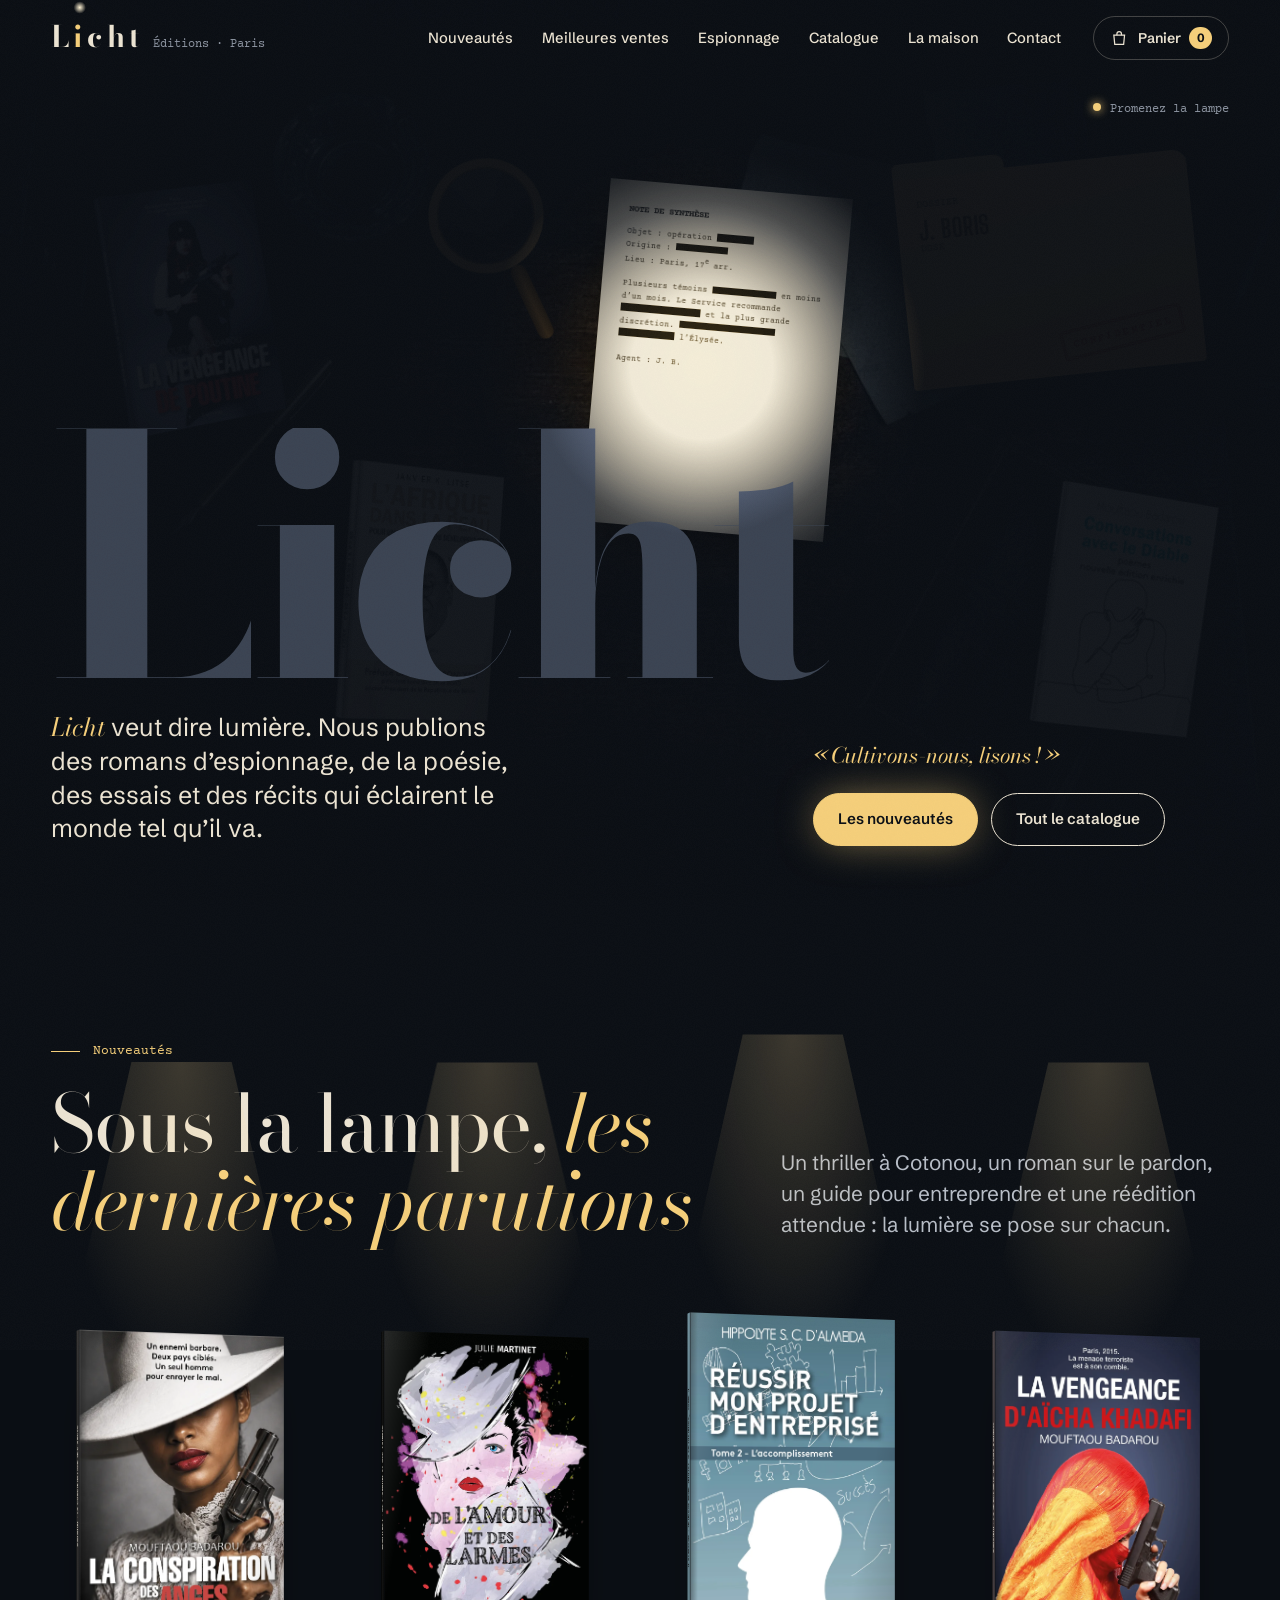
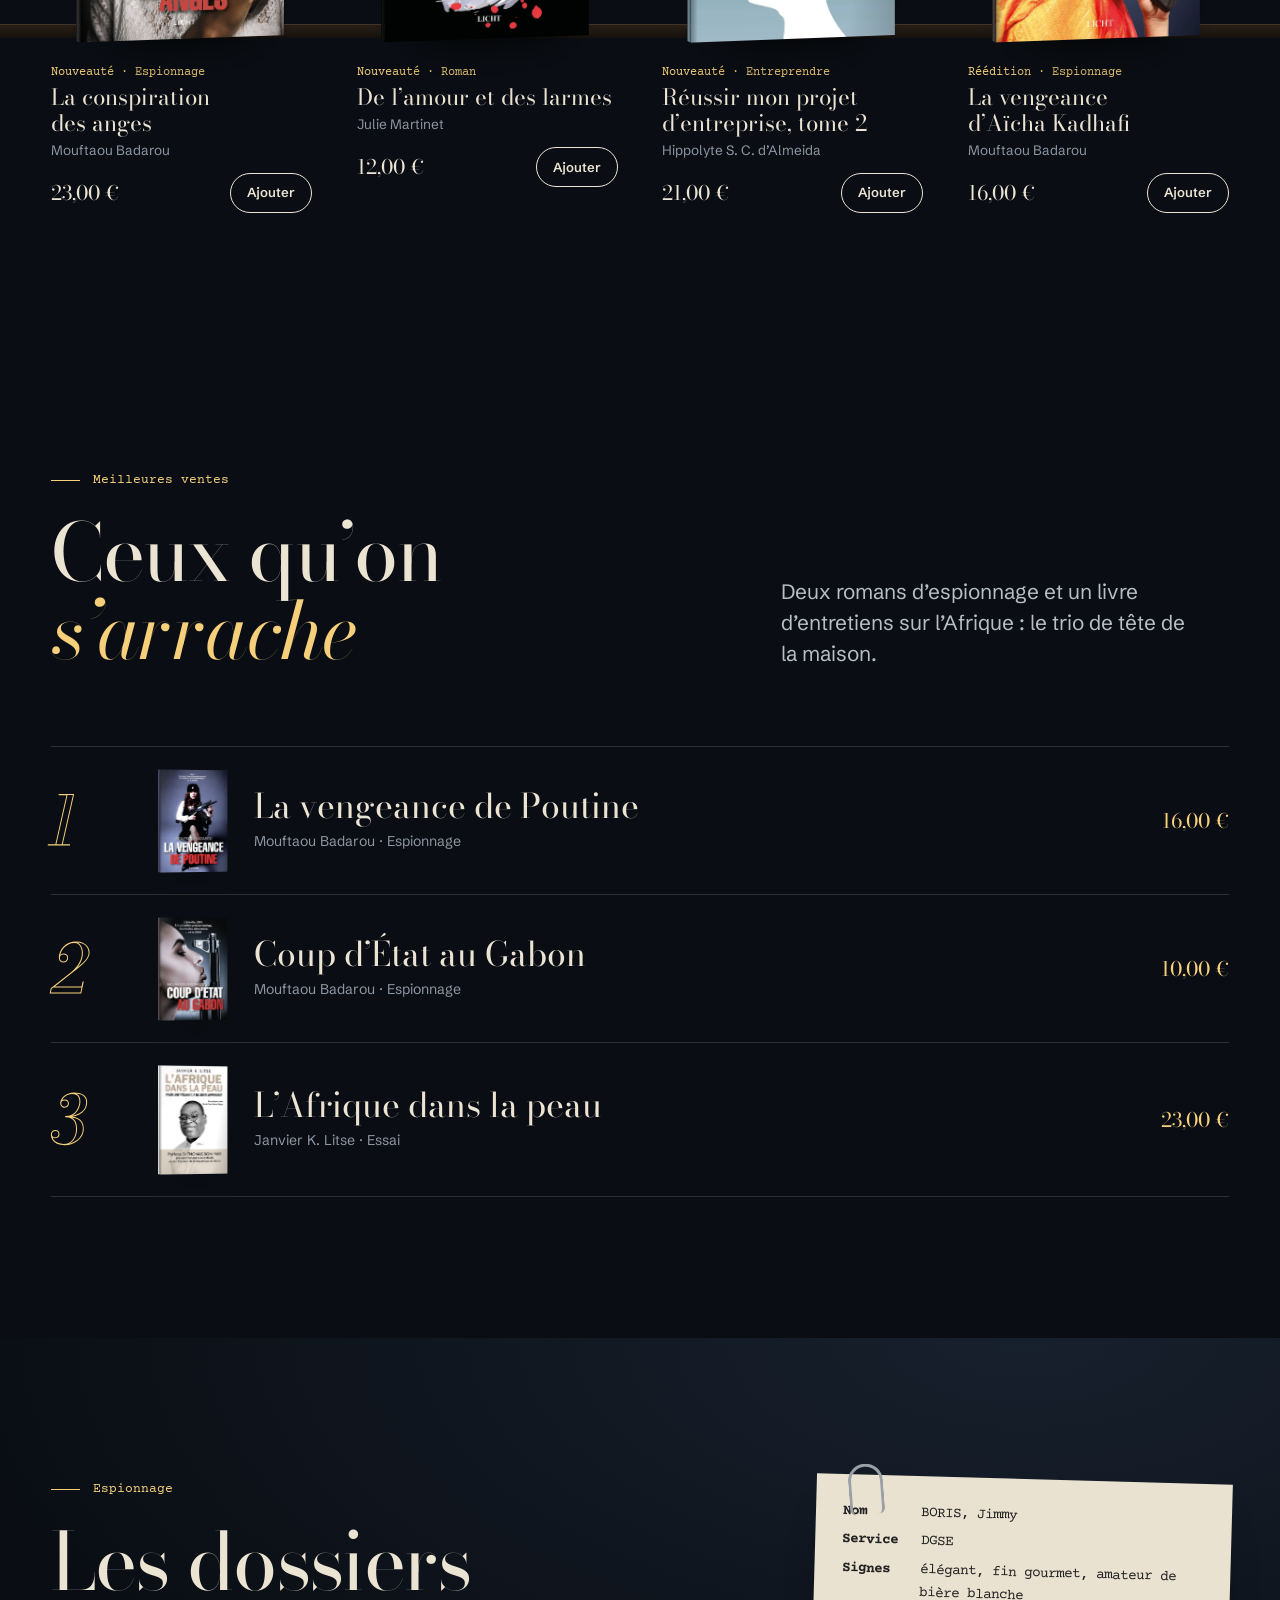
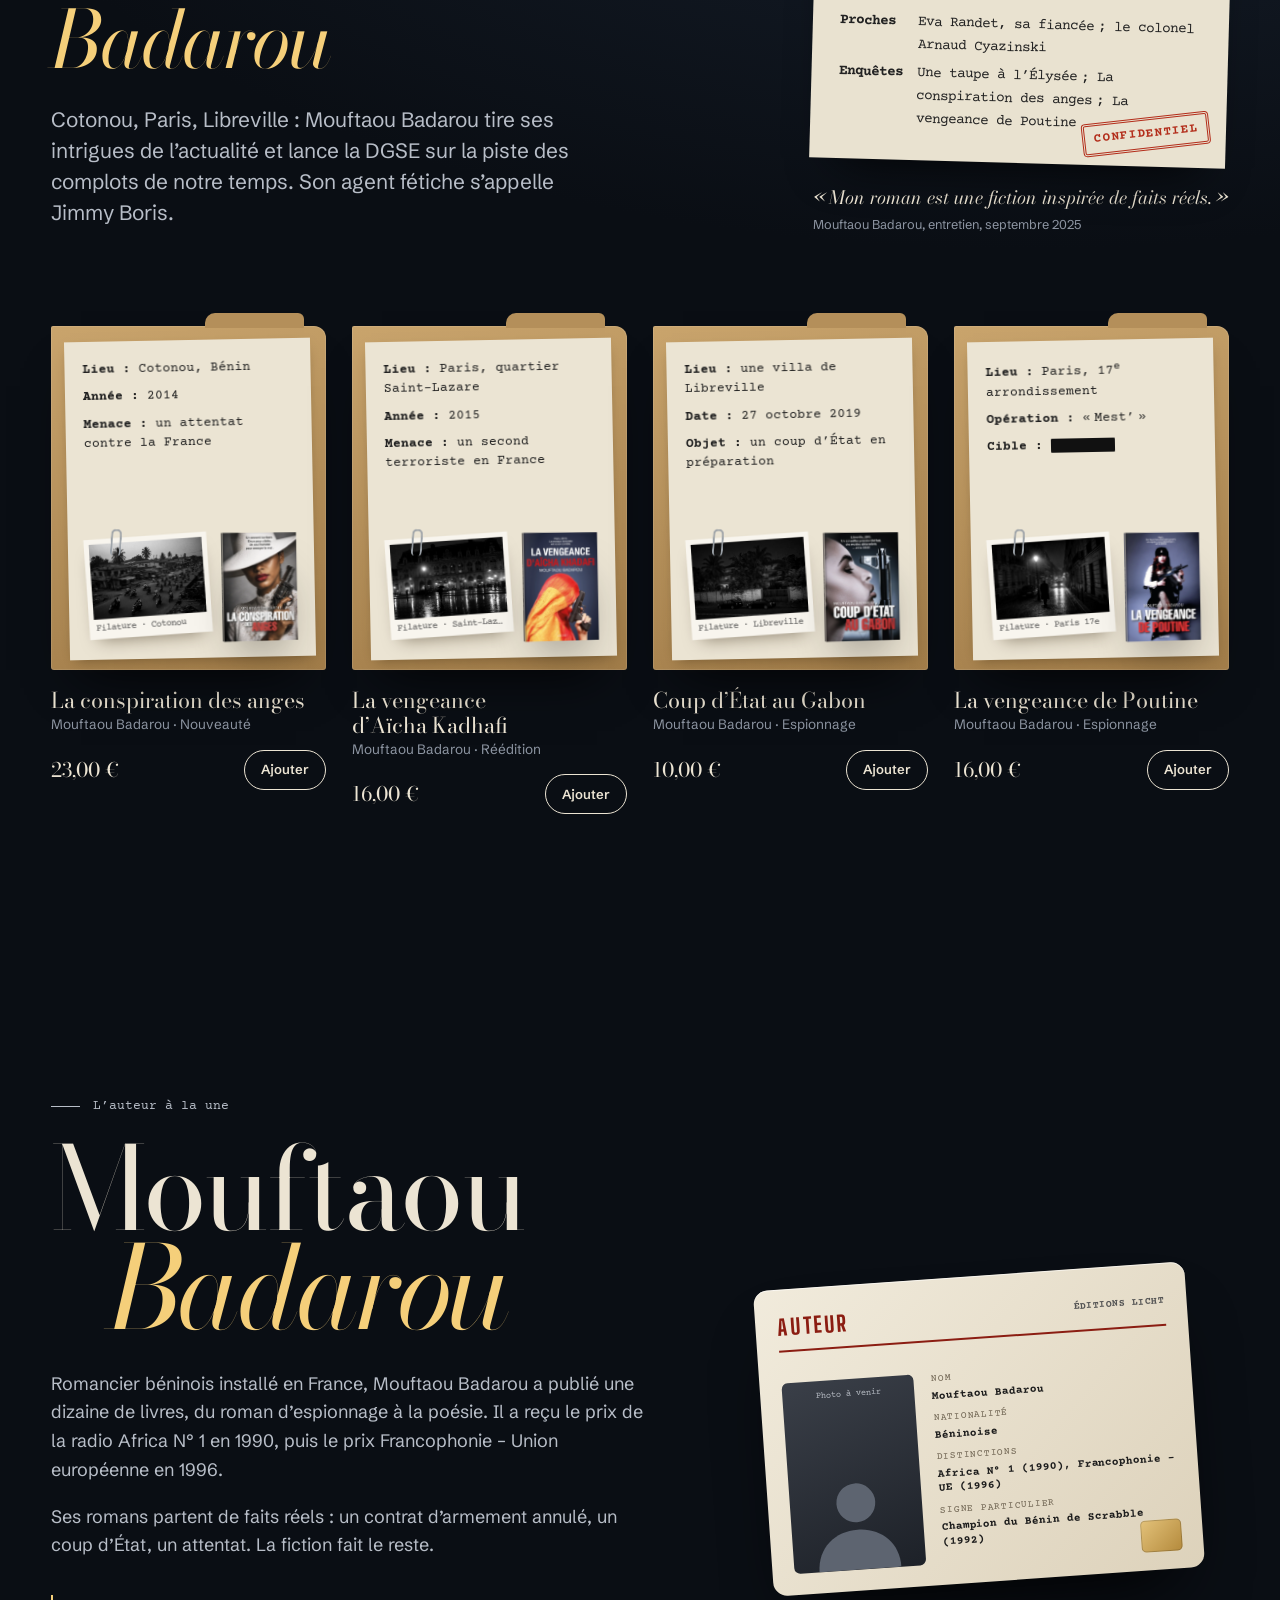
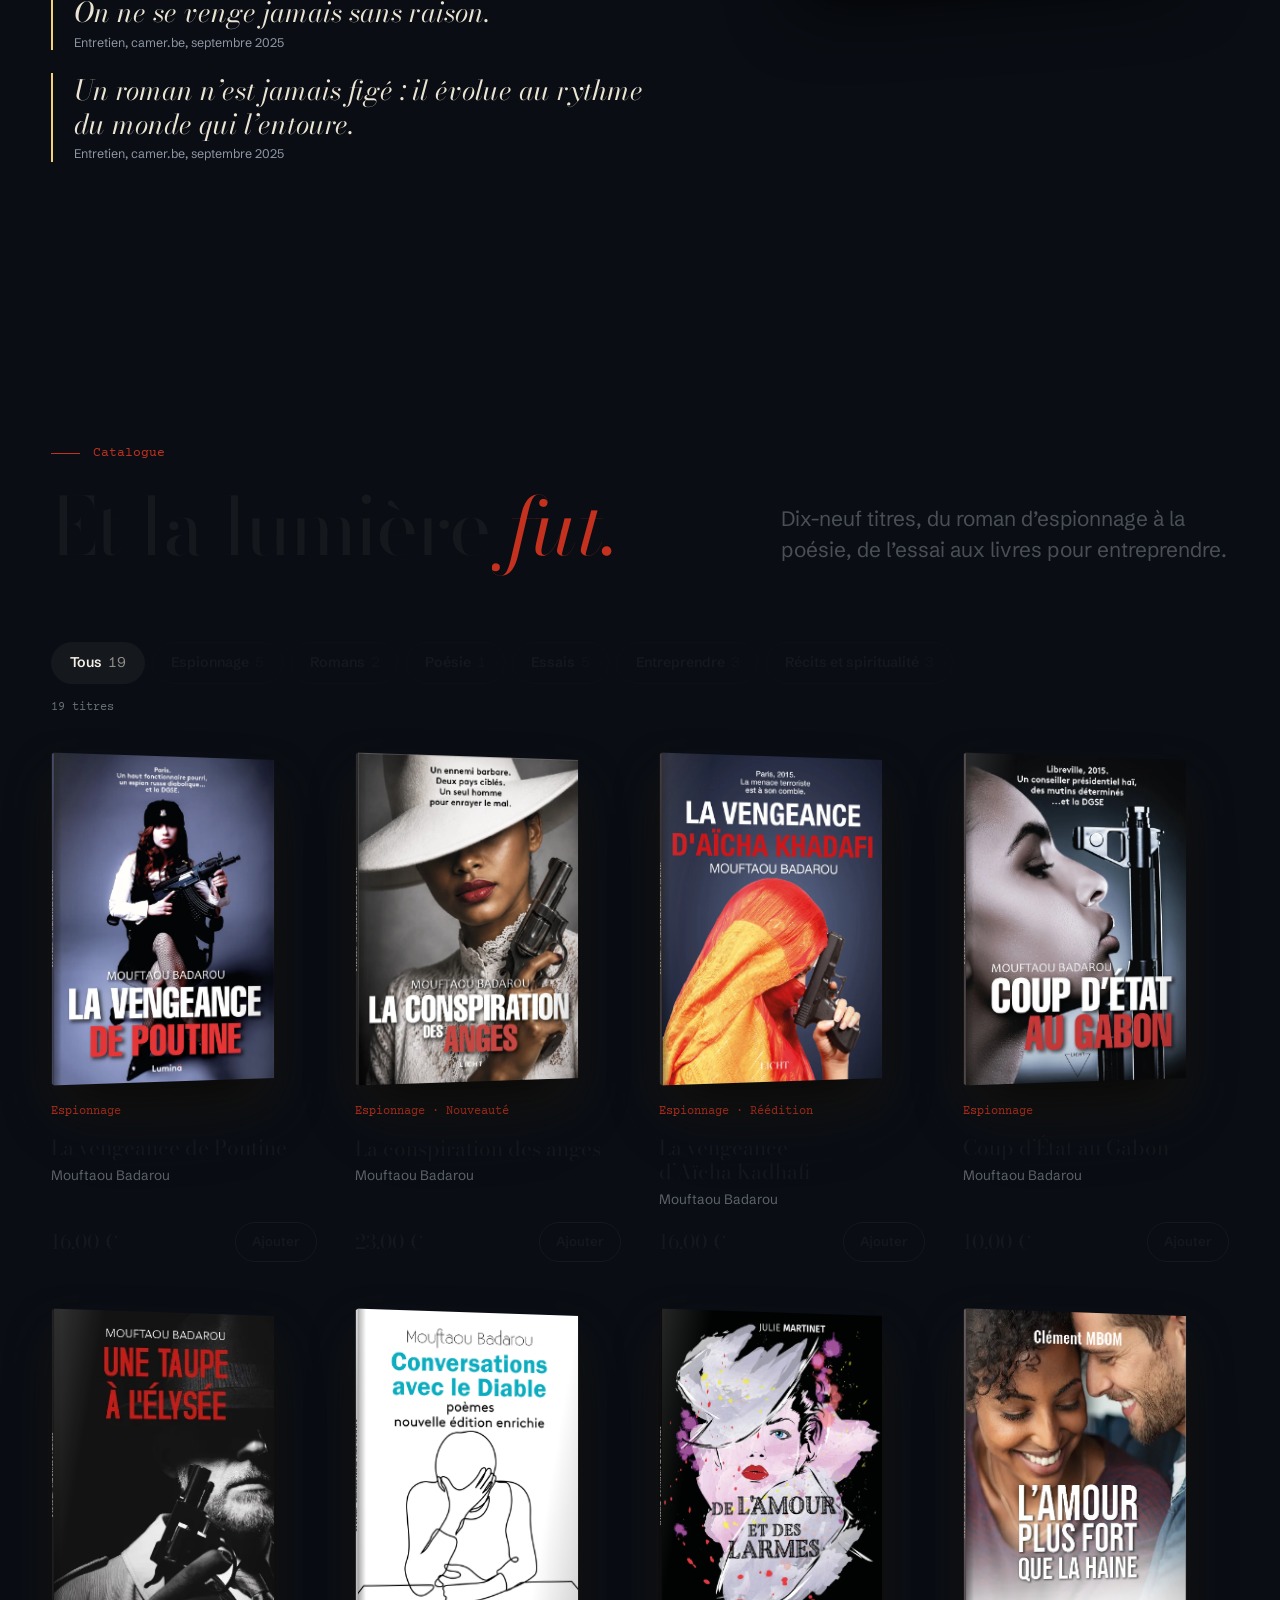
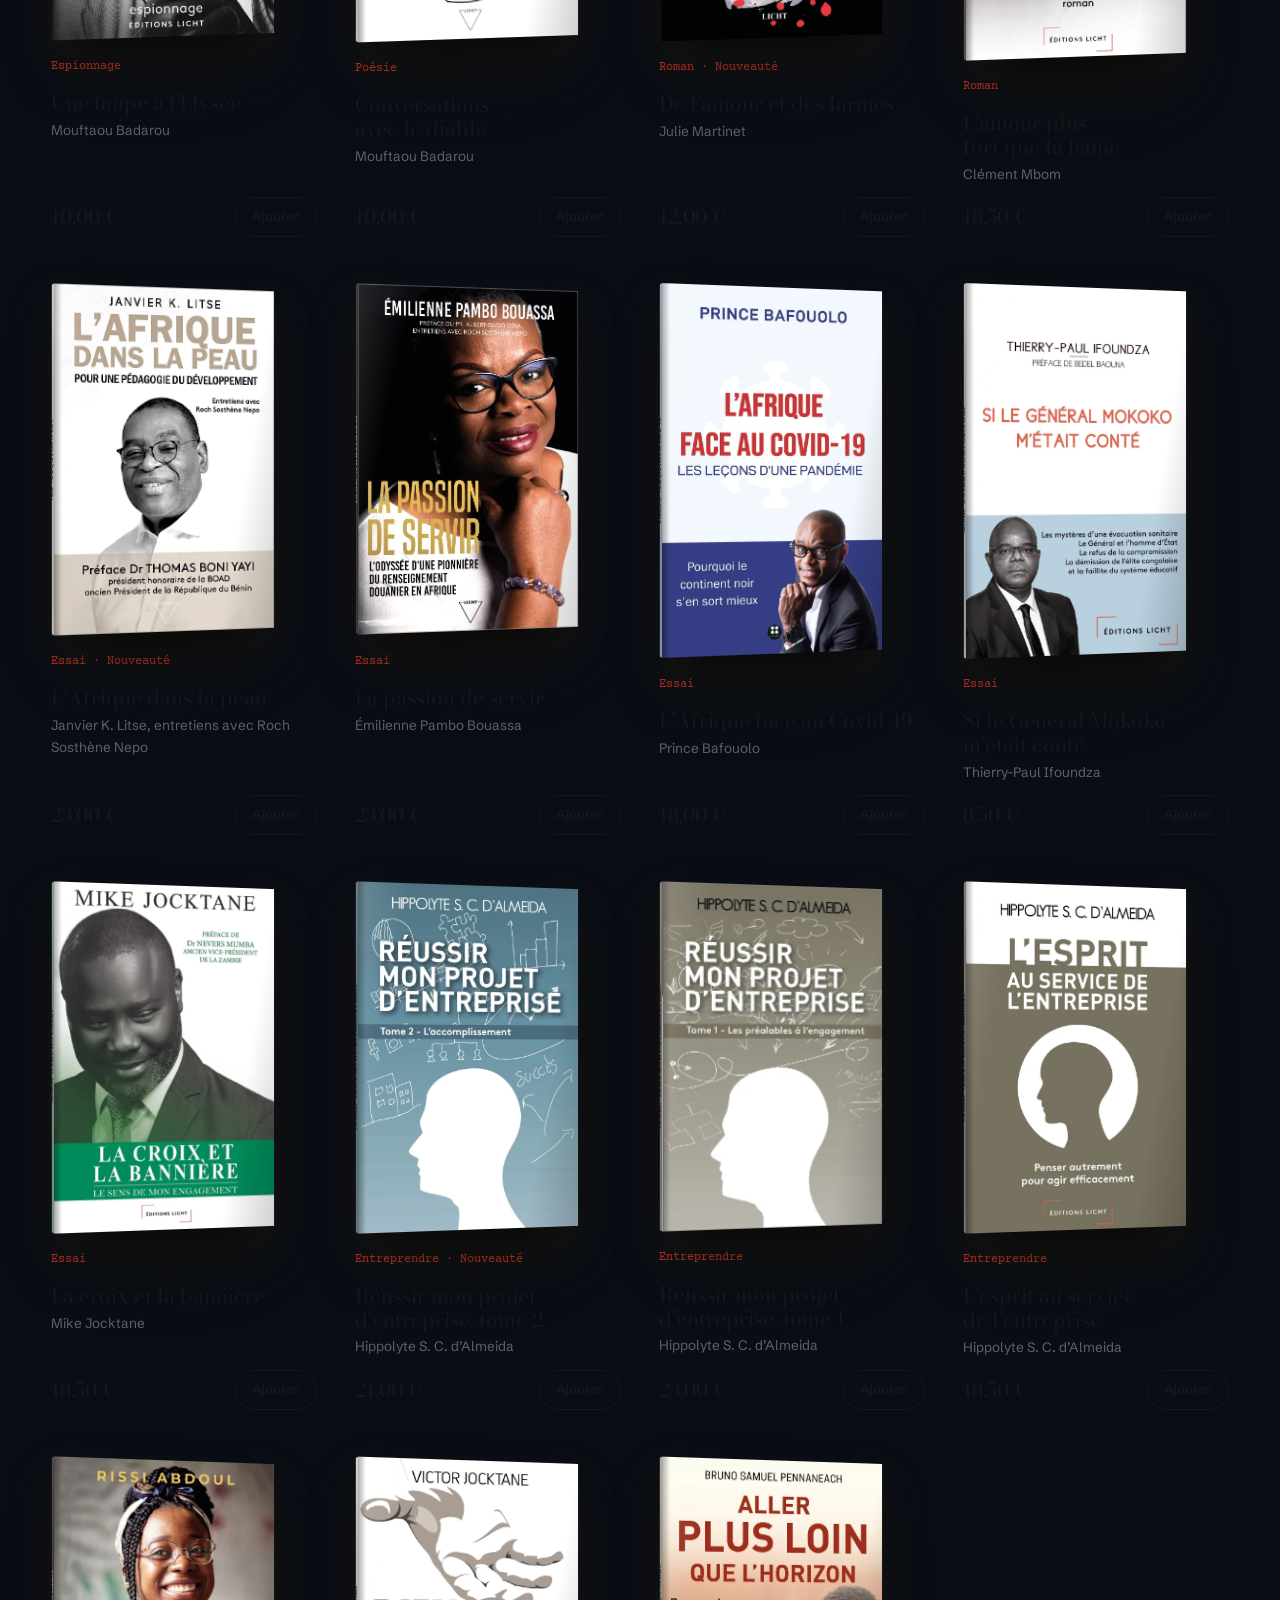
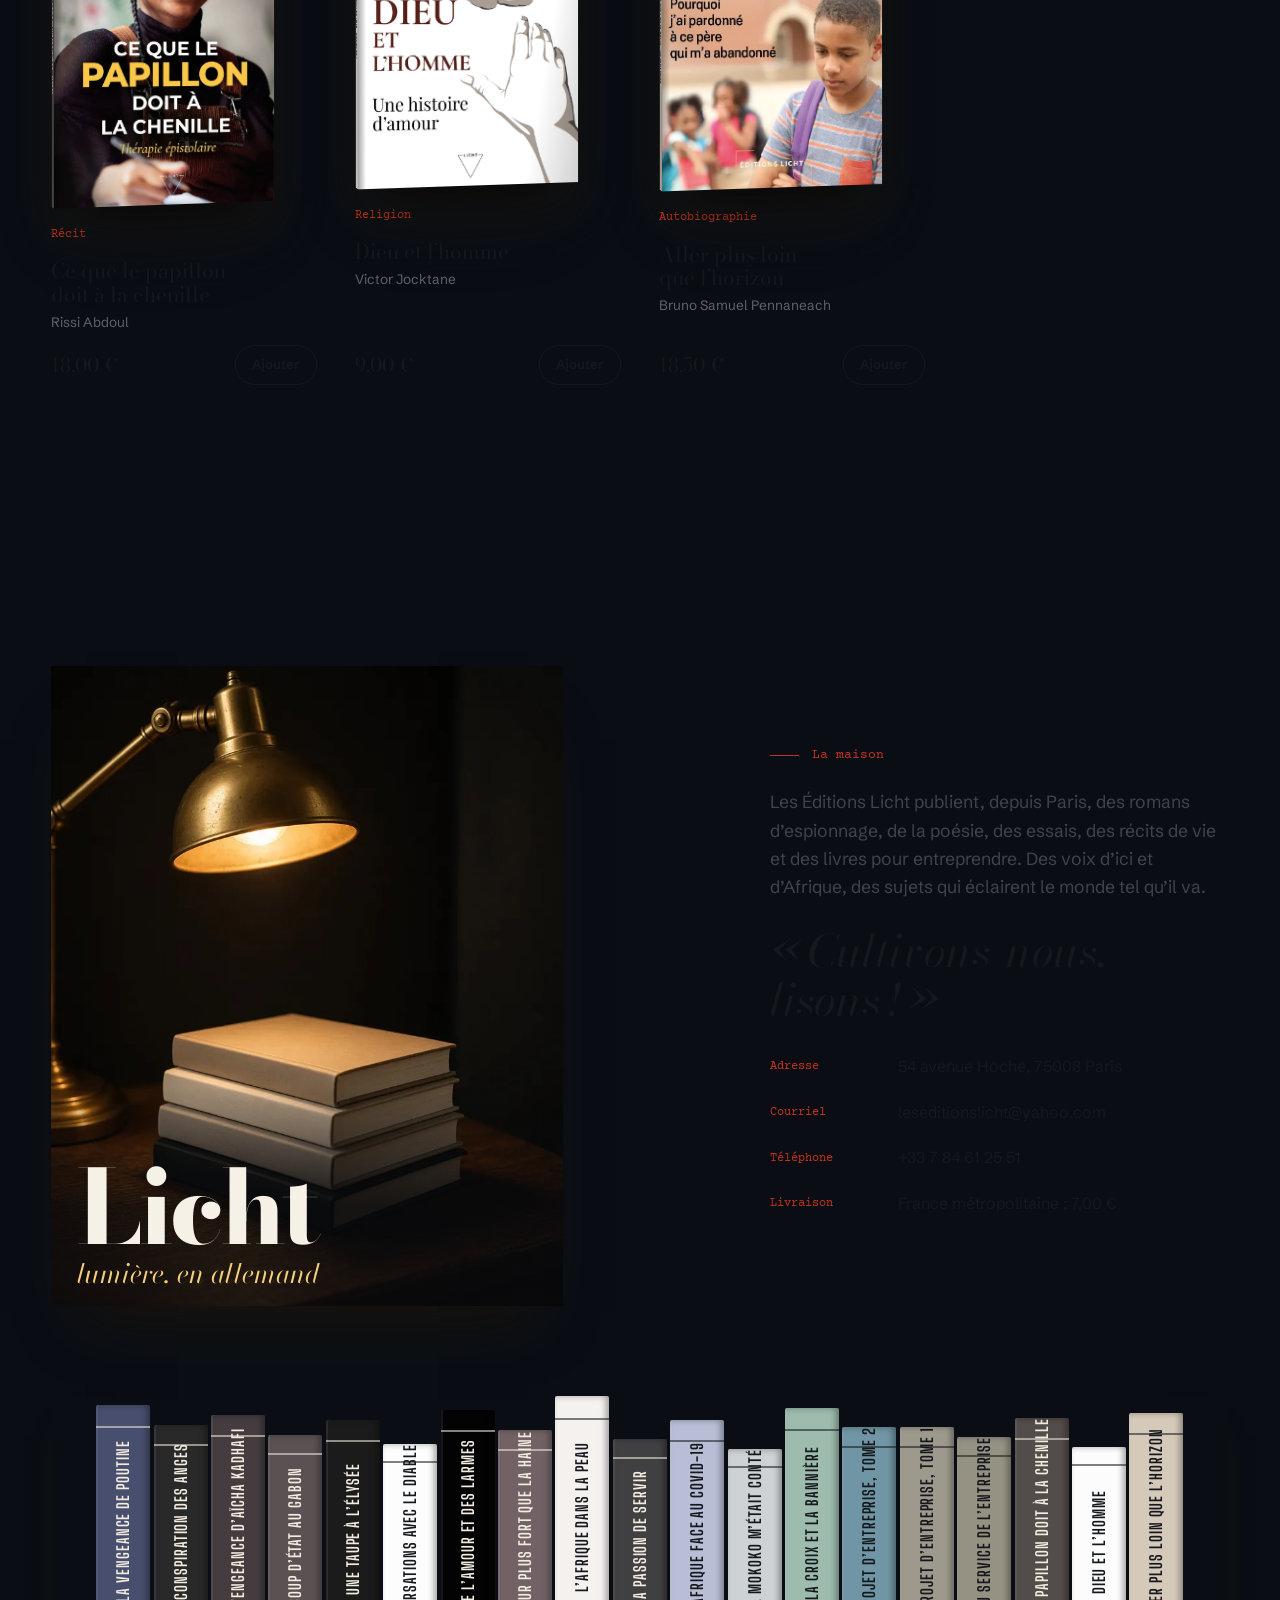
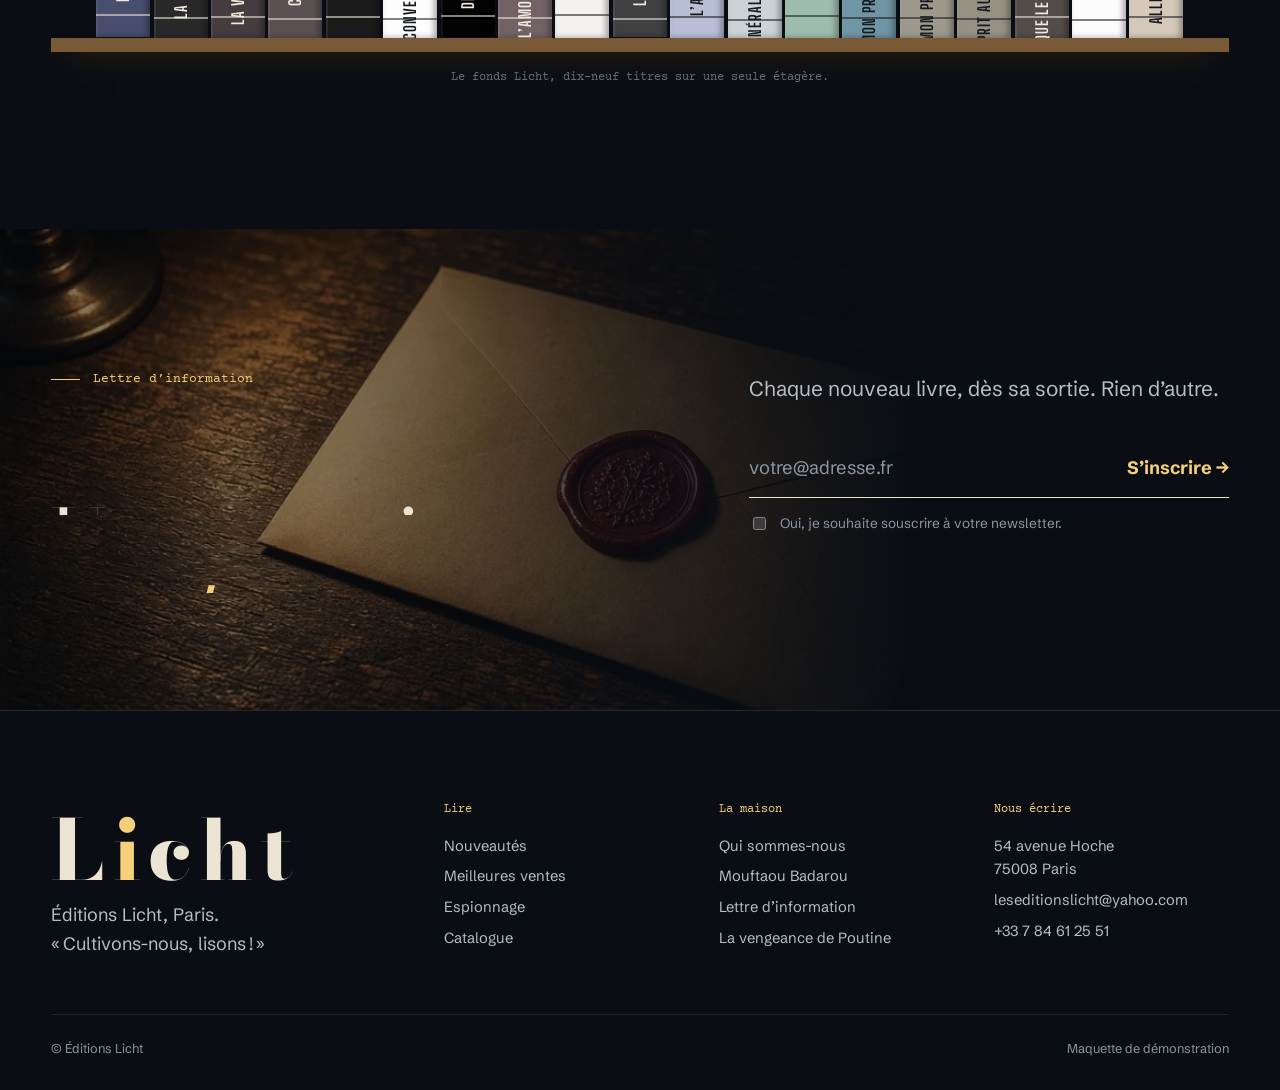
<file: index.html>
<!doctype html>
<html lang="fr">
<head>
<meta charset="utf-8">
<meta name="viewport" content="width=device-width, initial-scale=1, viewport-fit=cover">
<title>Éditions Licht</title>
<meta name="description" content="Éditions Licht, maison d’édition à Paris : romans d’espionnage, poésie, essais. « Cultivons-nous, lisons ! »">
<meta name="theme-color" content="#0a0e14">
<link rel="icon" href="data:image/svg+xml,%3Csvg xmlns='http://www.w3.org/2000/svg' viewBox='0 0 64 64'%3E%3Crect width='64' height='64' rx='14' fill='%230a0e14'/%3E%3Ccircle cx='32' cy='17' r='7' fill='%23f5cf7a'/%3E%3Cpath d='M22 28h11v22h11v6H22z' fill='%23ece4d3'/%3E%3C/svg%3E">
<link rel="preload" href="assets/fonts/bodoni-moda.woff" as="font" type="font/woff" crossorigin>
<link rel="preload" href="assets/fonts/schibsted-grotesk.woff" as="font" type="font/woff" crossorigin>
<link rel="stylesheet" href="css/licht.css?v=1">
<script>document.documentElement.classList.add('js')</script>
</head>
<body>
<a class="evitement" href="#contenu">Aller au contenu</a>
<header class="tete">
  <a class="marque" href="./" aria-label="Éditions Licht, accueil"><span class="marque__mot" aria-hidden="true">L<i>i</i>cht</span><span class="marque__lieu" aria-hidden="true">Éditions · Paris</span></a>
  <nav class="nav" id="nav" aria-label="Navigation principale"><ul><li><a href="#nouveautes">Nouveautés</a></li><li><a href="#meilleures-ventes">Meilleures ventes</a></li><li><a href="#dossiers">Espionnage</a></li><li><a href="#catalogue">Catalogue</a></li><li><a href="#maison">La maison</a></li><li><a href="#contact">Contact</a></li></ul></nav>
  <div class="outils">
    <button class="panier-bouton" type="button" aria-controls="panier" aria-expanded="false" aria-label="Panier, 0 livre"><svg viewBox="0 0 24 24" aria-hidden="true"><path d="M5 8h14l-1.2 12H6.2z"/><path d="M9 8V6.5a3 3 0 0 1 6 0V8"/></svg><span class="panier-bouton__texte" aria-hidden="true">Panier</span><span class="panier-bouton__n" aria-hidden="true">0</span></button>
    <button class="menu-bouton" type="button" aria-controls="nav" aria-expanded="false"><span class="menu-bouton__traits" aria-hidden="true"></span><span class="menu-bouton__texte">Menu</span></button>
  </div>
</header>
<main id="contenu" tabindex="-1">
<section class="heros" aria-labelledby="heros-titre">
  <div class="heros__scene" aria-hidden="true">
    <div class="objet objet--livre" style="left:15%;top:34%;--rot:-9deg"><div class="livre" style="--epx:16px;--fond-dos:#484e6d;--c-tranche:#f2ece0;--ratio:760/1078;--ry:24deg" aria-hidden="true"><div class="livre__objet"><div class="livre__face"><div class="couv couv--img" data-couv="poutine" style="--ratio:760/1078"><img src="assets/couvertures/poutine.webp" alt="" width="760" height="1078" loading="eager" decoding="async"></div></div><div class="livre__dos"></div><div class="livre__tranche"><span>Badarou · La vengeance de Poutine</span></div><div class="livre__pages"></div></div></div></div>
    <div class="objet objet--loupe" style="left:38%;top:24%;--rot:20deg"></div>
    <div class="objet objet--feuille" style="left:56%;top:40%;--rot:5deg"><b>NOTE DE SYNTHÈSE</b>Objet : opération <span class="caviar-fixe" style="width:4.6em"></span><br>Origine : <span class="caviar-fixe" style="width:6.5em"></span><br>Lieu : Paris, 17<sup>e</sup> arr.<br><br>Plusieurs témoins <span class="caviar-fixe" style="width:8em"></span> en moins d’un mois. Le Service recommande <span class="caviar-fixe" style="width:10em"></span> et la plus grande discrétion. <span class="caviar-fixe" style="width:12em"></span> <span class="caviar-fixe" style="width:7em"></span> l’Élysée.<br><br>Agent : J. B.</div>
    <div class="objet objet--chemise" style="left:82%;top:30%;--rot:-6deg">DOSSIER<b>J. BORIS</b>DGSE<span class="tampon">Confidentiel</span></div>
    <div class="objet objet--livre" style="left:88%;top:68%;--rot:8deg"><div class="livre" style="--epx:10px;--fond-dos:#fdfdfd;--c-tranche:#15181d;--ratio:760/1080;--ry:22deg" aria-hidden="true"><div class="livre__objet"><div class="livre__face"><div class="couv couv--img" data-couv="conversations" style="--ratio:760/1080"><img src="assets/couvertures/conversations.webp" alt="" width="760" height="1080" loading="eager" decoding="async"></div></div><div class="livre__dos"></div><div class="livre__tranche"><span>Badarou · Conversations avec le diable</span></div><div class="livre__pages"></div></div></div></div>
    <div class="objet objet--livre" style="left:33%;top:66%;--rot:4deg"><div class="livre" style="--epx:16px;--fond-dos:#f4f1ef;--c-tranche:#15181d;--ratio:605/908;--ry:30deg" aria-hidden="true"><div class="livre__objet"><div class="livre__face"><div class="couv couv--img" data-couv="afrique" style="--ratio:605/908"><img src="assets/couvertures/afrique.webp" alt="" width="605" height="908" loading="eager" decoding="async"></div></div><div class="livre__dos"></div><div class="livre__tranche"><span>Litse · L’Afrique dans la peau</span></div><div class="livre__pages"></div></div></div></div>
  </div>
  <div class="heros__nuit" aria-hidden="true"></div>
  <div class="heros__halo" aria-hidden="true"></div>
  <span class="heros__point" aria-hidden="true"></span>
  <p class="heros__consigne" aria-hidden="true" data-consigne>Promenez la lampe</p>
  <div class="heros__contenu">
    <h1 class="heros__mot" id="heros-titre"><span class="sr-only">Éditions Licht</span><span aria-hidden="true"><span style="--k:0">L</span><span style="--k:1">i</span><span style="--k:2">c</span><span style="--k:3">h</span><span style="--k:4">t</span></span></h1>
    <p class="heros__texte"><em>Licht</em> veut dire lumière. Nous publions des romans d’espionnage, de la poésie, des essais et des récits qui éclairent le monde tel qu’il va.</p>
    <div class="heros__cote">
      <p class="heros__slogan">« Cultivons-nous, lisons ! »</p>
      <div class="heros__actions"><a class="btn btn--lumiere" href="#nouveautes">Les nouveautés</a><a class="btn" href="#catalogue">Tout le catalogue</a></div>
    </div>
  </div>
</section>

<section class="section" id="nouveautes" aria-labelledby="nouv-titre">
  <div class="cadre">
    <div class="tete-section">
      <div><p class="surtitre">Nouveautés</p><h2 class="titre-section" id="nouv-titre" data-mots>Sous la lampe, <em>les dernières parutions</em></h2></div>
      <p class="chapeau">Un thriller à Cotonou, un roman sur le pardon, un guide pour entreprendre et une réédition attendue : la lumière se pose sur chacun.</p>
    </div>
    <ul class="etagere"><li class="rayon">
      <span class="rayon__spot" aria-hidden="true"></span>
      <div class="rayon__lien"><div class="livre" style="--epx:13px;--fond-dos:#2a2929;--c-tranche:#f2ece0;--ratio:697/990" aria-hidden="true"><div class="livre__objet"><div class="livre__face"><div class="couv couv--img" data-couv="conspiration" style="--ratio:697/990"><img src="assets/couvertures/conspiration.webp" alt="" width="697" height="990" loading="lazy" decoding="async"></div></div><div class="livre__dos"></div><div class="livre__tranche"><span>Badarou · La conspiration des anges</span></div><div class="livre__pages"></div></div></div></div>
      <div class="rayon__info">
        <span class="rayon__etiquette">Nouveauté · Espionnage</span>
        <h3 class="rayon__titre">La conspiration des anges</h3>
        <span class="rayon__auteur">Mouftaou Badarou</span>
        <div class="rayon__achat"><span class="prix">23,00 €</span><button class="btn-panier" type="button" data-ajout="conspiration">Ajouter</button></div>
      </div>
    </li><li class="rayon">
      <span class="rayon__spot" aria-hidden="true"></span>
      <div class="rayon__lien"><div class="livre" style="--epx:13px;--fond-dos:#020302;--c-tranche:#f2ece0;--ratio:760/1078" aria-hidden="true"><div class="livre__objet"><div class="livre__face"><div class="couv couv--img" data-couv="amour" style="--ratio:760/1078"><img src="assets/couvertures/amour.webp" alt="" width="760" height="1078" loading="lazy" decoding="async"></div></div><div class="livre__dos"></div><div class="livre__tranche"><span>Martinet · De l’amour et des larmes</span></div><div class="livre__pages"></div></div></div></div>
      <div class="rayon__info">
        <span class="rayon__etiquette">Nouveauté · Roman</span>
        <h3 class="rayon__titre">De l’amour et des larmes</h3>
        <span class="rayon__auteur">Julie Martinet</span>
        <div class="rayon__achat"><span class="prix">12,00 €</span><button class="btn-panier" type="button" data-ajout="amour">Ajouter</button></div>
      </div>
    </li><li class="rayon">
      <span class="rayon__spot" aria-hidden="true"></span>
      <div class="rayon__lien"><div class="livre" style="--epx:13px;--fond-dos:#7095a4;--c-tranche:#15181d;--ratio:760/1140" aria-hidden="true"><div class="livre__objet"><div class="livre__face"><div class="couv couv--img" data-couv="reussir2" style="--ratio:760/1140"><img src="assets/couvertures/reussir2.webp" alt="" width="760" height="1140" loading="lazy" decoding="async"></div></div><div class="livre__dos"></div><div class="livre__tranche"><span>d’Almeida · Réussir mon projet d’entreprise, tome 2</span></div><div class="livre__pages"></div></div></div></div>
      <div class="rayon__info">
        <span class="rayon__etiquette">Nouveauté · Entreprendre</span>
        <h3 class="rayon__titre">Réussir mon projet d’entreprise, tome 2</h3>
        <span class="rayon__auteur">Hippolyte S. C. d’Almeida</span>
        <div class="rayon__achat"><span class="prix">21,00 €</span><button class="btn-panier" type="button" data-ajout="reussir2">Ajouter</button></div>
      </div>
    </li><li class="rayon">
      <span class="rayon__spot" aria-hidden="true"></span>
      <div class="rayon__lien"><div class="livre" style="--epx:13px;--fond-dos:#443c3f;--c-tranche:#f2ece0;--ratio:760/1078" aria-hidden="true"><div class="livre__objet"><div class="livre__face"><div class="couv couv--img" data-couv="aicha" style="--ratio:760/1078"><img src="assets/couvertures/aicha.webp" alt="" width="760" height="1078" loading="lazy" decoding="async"></div></div><div class="livre__dos"></div><div class="livre__tranche"><span>Badarou · La vengeance d’Aïcha Kadhafi</span></div><div class="livre__pages"></div></div></div></div>
      <div class="rayon__info">
        <span class="rayon__etiquette">Réédition · Espionnage</span>
        <h3 class="rayon__titre">La vengeance d’Aïcha Kadhafi</h3>
        <span class="rayon__auteur">Mouftaou Badarou</span>
        <div class="rayon__achat"><span class="prix">16,00 €</span><button class="btn-panier" type="button" data-ajout="aicha">Ajouter</button></div>
      </div>
    </li></ul>
  </div>
</section>

<section class="section" id="meilleures-ventes" aria-labelledby="ventes-titre">
  <div class="cadre">
    <div class="tete-section">
      <div><p class="surtitre">Meilleures ventes</p><h2 class="titre-section" id="ventes-titre" data-mots>Ceux qu’on <em>s’arrache</em></h2></div>
      <p class="chapeau">Deux romans d’espionnage et un livre d’entretiens sur l’Afrique : le trio de tête de la maison.</p>
    </div>
    <ol class="classement"><li><a href="livre/la-vengeance-de-poutine.html"><div class="livre" style="--epx:5px;--fond-dos:#484e6d;--c-tranche:#f2ece0;--ratio:760/1078" aria-hidden="true"><div class="livre__objet"><div class="livre__face"><div class="couv couv--img" data-couv="poutine" style="--ratio:760/1078"><img src="assets/couvertures/poutine.webp" alt="" width="760" height="1078" loading="lazy" decoding="async"></div></div><div class="livre__dos"></div><div class="livre__tranche"><span>Badarou · La vengeance de Poutine</span></div><div class="livre__pages"></div></div></div><span><span class="classement__titre">La vengeance de Poutine</span><span class="classement__auteur">Mouftaou Badarou · Espionnage</span></span><span class="prix">16,00 €</span></a></li><li><a href="#dossier-gabon"><div class="livre" style="--epx:5px;--fond-dos:#5b5153;--c-tranche:#f2ece0;--ratio:714/1014" aria-hidden="true"><div class="livre__objet"><div class="livre__face"><div class="couv couv--img" data-couv="gabon" style="--ratio:714/1014"><img src="assets/couvertures/gabon.webp" alt="" width="714" height="1014" loading="lazy" decoding="async"></div></div><div class="livre__dos"></div><div class="livre__tranche"><span>Badarou · Coup d’État au Gabon</span></div><div class="livre__pages"></div></div></div><span><span class="classement__titre">Coup d’État au Gabon</span><span class="classement__auteur">Mouftaou Badarou · Espionnage</span></span><span class="prix">10,00 €</span></a></li><li><a href="#catalogue"><div class="livre" style="--epx:5px;--fond-dos:#f4f1ef;--c-tranche:#15181d;--ratio:605/908" aria-hidden="true"><div class="livre__objet"><div class="livre__face"><div class="couv couv--img" data-couv="afrique" style="--ratio:605/908"><img src="assets/couvertures/afrique.webp" alt="" width="605" height="908" loading="lazy" decoding="async"></div></div><div class="livre__dos"></div><div class="livre__tranche"><span>Litse · L’Afrique dans la peau</span></div><div class="livre__pages"></div></div></div><span><span class="classement__titre">L’Afrique dans la peau</span><span class="classement__auteur">Janvier K. Litse · Essai</span></span><span class="prix">23,00 €</span></a></li></ol>
  </div>
</section>

<section class="section serie" id="dossiers" aria-labelledby="dos-titre">
  <div class="cadre">
    <div class="agent">
      <div>
        <p class="surtitre">Espionnage</p>
        <h2 class="titre-section" id="dos-titre" data-mots>Les dossiers <em>Badarou</em></h2>
        <p class="chapeau">Cotonou, Paris, Libreville : Mouftaou Badarou tire ses intrigues de l’actualité et lance la DGSE sur la piste des complots de notre temps. Son agent fétiche s’appelle Jimmy Boris.</p>
      </div>
      <div>
        <div class="agent__fiche">
          <span class="tampon">Confidentiel</span>
          <dl data-machine>
            <dt>Nom</dt><dd>BORIS, Jimmy</dd>
            <dt>Service</dt><dd>DGSE</dd>
            <dt>Signes</dt><dd>élégant, fin gourmet, amateur de bière blanche</dd>
            <dt>Proches</dt><dd>Eva Randet, sa fiancée ; le colonel Arnaud Cyazinski</dd>
            <dt>Enquêtes</dt><dd>Une taupe à l’Élysée ; La conspiration des anges ; La vengeance de Poutine</dd>
          </dl>
        </div>
        <p class="agent__citation">« Mon roman est une fiction inspirée de faits réels. »<small>Mouftaou Badarou, entretien, septembre 2025</small></p>
      </div>
    </div>
    <ul class="dossiers"><li class="dossier" id="dossier-cotonou">
        <div class="dossier__lien"><div class="dossier__chemise">
          <div class="dossier__interieur"><p class="dossier__ligne"><b>Lieu :</b> <span class="caviar">Cotonou, Bénin</span></p><p class="dossier__ligne"><b>Année :</b> <span class="caviar">2014</span></p><p class="dossier__ligne"><b>Menace :</b> <span class="caviar">un attentat contre la France</span></p><div class="dossier__pieces"><figure class="dossier__photo"><img src="assets/img/dossier-cotonou.webp" alt="" width="720" height="483" loading="lazy" decoding="async"><figcaption>Filature · Cotonou</figcaption></figure><div class="livre" style="--epx:5px;--fond-dos:#2a2929;--c-tranche:#f2ece0;--ratio:697/990" aria-hidden="true"><div class="livre__objet"><div class="livre__face"><div class="couv couv--img" data-couv="conspiration" style="--ratio:697/990"><img src="assets/couvertures/conspiration.webp" alt="" width="697" height="990" loading="lazy" decoding="async"></div></div><div class="livre__dos"></div><div class="livre__tranche"><span>Badarou · La conspiration des anges</span></div><div class="livre__pages"></div></div></div></div></div>
          <div class="dossier__rabat" aria-hidden="true"><span class="dossier__code">Dossier · Espionnage</span><span class="dossier__nom">Cotonou</span><span class="tampon">Confidentiel</span></div>
        </div></div>
        <div class="dossier__legende">
          <h3 class="dossier__titre">La conspiration des anges</h3>
          <p class="dossier__meta">Mouftaou Badarou · Nouveauté</p>
          <div class="dossier__achat"><span class="prix">23,00 €</span><button class="btn-panier" type="button" data-ajout="conspiration">Ajouter</button></div>
        </div>
      </li><li class="dossier" id="dossier-saint-lazare">
        <div class="dossier__lien"><div class="dossier__chemise">
          <div class="dossier__interieur"><p class="dossier__ligne"><b>Lieu :</b> <span class="caviar">Paris, quartier Saint-Lazare</span></p><p class="dossier__ligne"><b>Année :</b> <span class="caviar">2015</span></p><p class="dossier__ligne"><b>Menace :</b> <span class="caviar">un second terroriste en France</span></p><div class="dossier__pieces"><figure class="dossier__photo"><img src="assets/img/dossier-saint-lazare.webp" alt="" width="720" height="483" loading="lazy" decoding="async"><figcaption>Filature · Saint-Lazare</figcaption></figure><div class="livre" style="--epx:5px;--fond-dos:#443c3f;--c-tranche:#f2ece0;--ratio:760/1078" aria-hidden="true"><div class="livre__objet"><div class="livre__face"><div class="couv couv--img" data-couv="aicha" style="--ratio:760/1078"><img src="assets/couvertures/aicha.webp" alt="" width="760" height="1078" loading="lazy" decoding="async"></div></div><div class="livre__dos"></div><div class="livre__tranche"><span>Badarou · La vengeance d’Aïcha Kadhafi</span></div><div class="livre__pages"></div></div></div></div></div>
          <div class="dossier__rabat" aria-hidden="true"><span class="dossier__code">Dossier · Espionnage</span><span class="dossier__nom">Saint-<br>Lazare</span><span class="tampon">Confidentiel</span></div>
        </div></div>
        <div class="dossier__legende">
          <h3 class="dossier__titre">La vengeance d’Aïcha Kadhafi</h3>
          <p class="dossier__meta">Mouftaou Badarou · Réédition</p>
          <div class="dossier__achat"><span class="prix">16,00 €</span><button class="btn-panier" type="button" data-ajout="aicha">Ajouter</button></div>
        </div>
      </li><li class="dossier" id="dossier-gabon">
        <div class="dossier__lien"><div class="dossier__chemise">
          <div class="dossier__interieur"><p class="dossier__ligne"><b>Lieu :</b> <span class="caviar">une villa de Libreville</span></p><p class="dossier__ligne"><b>Date :</b> <span class="caviar">27 octobre 2019</span></p><p class="dossier__ligne"><b>Objet :</b> <span class="caviar">un coup d’État en préparation</span></p><div class="dossier__pieces"><figure class="dossier__photo"><img src="assets/img/dossier-libreville.webp" alt="" width="720" height="483" loading="lazy" decoding="async"><figcaption>Filature · Libreville</figcaption></figure><div class="livre" style="--epx:5px;--fond-dos:#5b5153;--c-tranche:#f2ece0;--ratio:714/1014" aria-hidden="true"><div class="livre__objet"><div class="livre__face"><div class="couv couv--img" data-couv="gabon" style="--ratio:714/1014"><img src="assets/couvertures/gabon.webp" alt="" width="714" height="1014" loading="lazy" decoding="async"></div></div><div class="livre__dos"></div><div class="livre__tranche"><span>Badarou · Coup d’État au Gabon</span></div><div class="livre__pages"></div></div></div></div></div>
          <div class="dossier__rabat" aria-hidden="true"><span class="dossier__code">Dossier · Espionnage</span><span class="dossier__nom">Libreville</span><span class="tampon">Confidentiel</span></div>
        </div></div>
        <div class="dossier__legende">
          <h3 class="dossier__titre">Coup d’État au Gabon</h3>
          <p class="dossier__meta">Mouftaou Badarou · Espionnage</p>
          <div class="dossier__achat"><span class="prix">10,00 €</span><button class="btn-panier" type="button" data-ajout="gabon">Ajouter</button></div>
        </div>
      </li><li class="dossier" id="dossier-mest">
        <a class="dossier__lien" href="livre/la-vengeance-de-poutine.html" tabindex="-1"><div class="dossier__chemise">
          <div class="dossier__interieur"><p class="dossier__ligne"><b>Lieu :</b> <span class="caviar">Paris, 17<sup>e</sup> arrondissement</span></p><p class="dossier__ligne"><b>Opération :</b> <span class="caviar">« Mest’ »</span></p><p class="dossier__ligne"><b>Cible :</b> <span class="caviar">l’Élysée</span></p><div class="dossier__pieces"><figure class="dossier__photo"><img src="assets/img/dossier-paris17.webp" alt="" width="720" height="483" loading="lazy" decoding="async"><figcaption>Filature · Paris 17e</figcaption></figure><div class="livre" style="--epx:5px;--fond-dos:#484e6d;--c-tranche:#f2ece0;--ratio:760/1078" aria-hidden="true"><div class="livre__objet"><div class="livre__face"><div class="couv couv--img" data-couv="poutine" style="--ratio:760/1078"><img src="assets/couvertures/poutine.webp" alt="" width="760" height="1078" loading="lazy" decoding="async"></div></div><div class="livre__dos"></div><div class="livre__tranche"><span>Badarou · La vengeance de Poutine</span></div><div class="livre__pages"></div></div></div></div></div>
          <div class="dossier__rabat" aria-hidden="true"><span class="dossier__code">Dossier · Espionnage</span><span class="dossier__nom">Mest’</span><span class="tampon">Confidentiel</span></div>
        </div></a>
        <div class="dossier__legende">
          <h3 class="dossier__titre"><a href="livre/la-vengeance-de-poutine.html">La vengeance de Poutine</a></h3>
          <p class="dossier__meta">Mouftaou Badarou · Espionnage</p>
          <div class="dossier__achat"><span class="prix">16,00 €</span><button class="btn-panier" type="button" data-ajout="poutine">Ajouter</button></div>
        </div>
      </li></ul>
  </div>
</section>

<section class="section" id="auteur" aria-labelledby="auteur-titre">
  <div class="cadre auteur">
    <div class="auteur__texte">
      <p class="surtitre">L’auteur à la une</p>
      <h2 class="auteur__nom" id="auteur-titre">Mouftaou <span>Badarou</span></h2>
      <p>Romancier béninois installé en France, Mouftaou Badarou a publié une dizaine de livres, du roman d’espionnage à la poésie. Il a reçu le prix de la radio Africa N° 1 en 1990, puis le prix Francophonie – Union européenne en 1996.</p>
      <p>Ses romans partent de faits réels : un contrat d’armement annulé, un coup d’État, un attentat. La fiction fait le reste.</p>
      <ul class="citations">
        <li data-revele>On ne se venge jamais sans raison.<small>Entretien, camer.be, septembre 2025</small></li>
        <li data-revele style="--d:150">Un roman n’est jamais figé : il évolue au rythme du monde qui l’entoure.<small>Entretien, camer.be, septembre 2025</small></li>
      </ul>
    </div>
    <div class="carte-presse" data-revele>
      <p class="carte-presse__entete">Auteur <small>Éditions Licht</small></p>
      <div class="carte-presse__photo"><small>Photo à venir</small><svg viewBox="0 0 100 100" aria-hidden="true"><circle cx="50" cy="38" r="18"/><path d="M12 100c0-23 17-37 38-37s38 14 38 37z"/></svg></div>
      <dl>
        <div><dt>Nom</dt><dd>Mouftaou Badarou</dd></div>
        <div><dt>Nationalité</dt><dd>Béninoise</dd></div>
        <div><dt>Distinctions</dt><dd>Africa N° 1 (1990), Francophonie – UE (1996)</dd></div>
        <div><dt>Signe particulier</dt><dd>Champion du Bénin de Scrabble (1992)</dd></div>
      </dl>
      <span class="carte-presse__puce" aria-hidden="true"></span>
    </div>
  </div>
</section>

<section class="section section--jour" id="catalogue" data-jour aria-labelledby="cat-titre">
  <div class="cadre">
    <div class="tete-section">
      <div><p class="surtitre">Catalogue</p><h2 class="titre-section" id="cat-titre" data-mots>Et la lumière <em>fut.</em></h2></div>
      <p class="chapeau">Dix-neuf titres, du roman d’espionnage à la poésie, de l’essai aux livres pour entreprendre.</p>
    </div>
    <div class="filtres" role="group" aria-label="Filtrer par genre"><button type="button" data-filtre="tous" aria-pressed="true">Tous <span>19</span></button><button type="button" data-filtre="espionnage" aria-pressed="false">Espionnage <span>5</span></button><button type="button" data-filtre="roman" aria-pressed="false">Romans <span>2</span></button><button type="button" data-filtre="poesie" aria-pressed="false">Poésie <span>1</span></button><button type="button" data-filtre="essai" aria-pressed="false">Essais <span>5</span></button><button type="button" data-filtre="entreprendre" aria-pressed="false">Entreprendre <span>3</span></button><button type="button" data-filtre="autres" aria-pressed="false">Récits et spiritualité <span>3</span></button></div>
    <p class="filtres__compte" aria-live="polite">19 titres</p>
    <ul class="grille-catalogue"><li class="fiche-cat" data-genre="espionnage" style="view-transition-name:fc-poutine">
        <a class="fiche-cat__lien" href="livre/la-vengeance-de-poutine.html" tabindex="-1" aria-hidden="true"><div class="livre" style="--epx:11px;--fond-dos:#484e6d;--c-tranche:#f2ece0;--ratio:760/1078" aria-hidden="true"><div class="livre__objet"><div class="livre__face"><div class="couv couv--img" data-couv="poutine" style="--ratio:760/1078"><img src="assets/couvertures/poutine.webp" alt="" width="760" height="1078" loading="lazy" decoding="async"></div></div><div class="livre__dos"></div><div class="livre__tranche"><span>Badarou · La vengeance de Poutine</span></div><div class="livre__pages"></div></div></div></a>
        <p class="fiche-cat__genre">Espionnage</p>
        <h3 class="fiche-cat__titre"><a href="livre/la-vengeance-de-poutine.html">La vengeance de Poutine</a></h3>
        <p class="fiche-cat__auteur">Mouftaou Badarou</p>
        <div class="fiche-cat__achat"><span class="prix">16,00 €</span><button class="btn-panier" type="button" data-ajout="poutine">Ajouter</button></div>
      </li><li class="fiche-cat" data-genre="espionnage" style="view-transition-name:fc-conspiration">
        <div class="fiche-cat__lien"><div class="livre" style="--epx:11px;--fond-dos:#2a2929;--c-tranche:#f2ece0;--ratio:697/990" aria-hidden="true"><div class="livre__objet"><div class="livre__face"><div class="couv couv--img" data-couv="conspiration" style="--ratio:697/990"><img src="assets/couvertures/conspiration.webp" alt="" width="697" height="990" loading="lazy" decoding="async"></div></div><div class="livre__dos"></div><div class="livre__tranche"><span>Badarou · La conspiration des anges</span></div><div class="livre__pages"></div></div></div></div>
        <p class="fiche-cat__genre">Espionnage · Nouveauté</p>
        <h3 class="fiche-cat__titre">La conspiration des anges</h3>
        <p class="fiche-cat__auteur">Mouftaou Badarou</p>
        <div class="fiche-cat__achat"><span class="prix">23,00 €</span><button class="btn-panier" type="button" data-ajout="conspiration">Ajouter</button></div>
      </li><li class="fiche-cat" data-genre="espionnage" style="view-transition-name:fc-aicha">
        <div class="fiche-cat__lien"><div class="livre" style="--epx:11px;--fond-dos:#443c3f;--c-tranche:#f2ece0;--ratio:760/1078" aria-hidden="true"><div class="livre__objet"><div class="livre__face"><div class="couv couv--img" data-couv="aicha" style="--ratio:760/1078"><img src="assets/couvertures/aicha.webp" alt="" width="760" height="1078" loading="lazy" decoding="async"></div></div><div class="livre__dos"></div><div class="livre__tranche"><span>Badarou · La vengeance d’Aïcha Kadhafi</span></div><div class="livre__pages"></div></div></div></div>
        <p class="fiche-cat__genre">Espionnage · Réédition</p>
        <h3 class="fiche-cat__titre">La vengeance d’Aïcha Kadhafi</h3>
        <p class="fiche-cat__auteur">Mouftaou Badarou</p>
        <div class="fiche-cat__achat"><span class="prix">16,00 €</span><button class="btn-panier" type="button" data-ajout="aicha">Ajouter</button></div>
      </li><li class="fiche-cat" data-genre="espionnage" style="view-transition-name:fc-gabon">
        <div class="fiche-cat__lien"><div class="livre" style="--epx:11px;--fond-dos:#5b5153;--c-tranche:#f2ece0;--ratio:714/1014" aria-hidden="true"><div class="livre__objet"><div class="livre__face"><div class="couv couv--img" data-couv="gabon" style="--ratio:714/1014"><img src="assets/couvertures/gabon.webp" alt="" width="714" height="1014" loading="lazy" decoding="async"></div></div><div class="livre__dos"></div><div class="livre__tranche"><span>Badarou · Coup d’État au Gabon</span></div><div class="livre__pages"></div></div></div></div>
        <p class="fiche-cat__genre">Espionnage</p>
        <h3 class="fiche-cat__titre">Coup d’État au Gabon</h3>
        <p class="fiche-cat__auteur">Mouftaou Badarou</p>
        <div class="fiche-cat__achat"><span class="prix">10,00 €</span><button class="btn-panier" type="button" data-ajout="gabon">Ajouter</button></div>
      </li><li class="fiche-cat" data-genre="espionnage" style="view-transition-name:fc-taupe">
        <div class="fiche-cat__lien"><div class="livre" style="--epx:11px;--fond-dos:#1b1b1b;--c-tranche:#f2ece0;--ratio:419/592" aria-hidden="true"><div class="livre__objet"><div class="livre__face"><div class="couv couv--img" data-couv="taupe" style="--ratio:419/592"><img src="assets/couvertures/taupe.webp" alt="" width="419" height="592" loading="lazy" decoding="async"></div></div><div class="livre__dos"></div><div class="livre__tranche"><span>Badarou · Une taupe à l’Élysée</span></div><div class="livre__pages"></div></div></div></div>
        <p class="fiche-cat__genre">Espionnage</p>
        <h3 class="fiche-cat__titre">Une taupe à l’Élysée</h3>
        <p class="fiche-cat__auteur">Mouftaou Badarou</p>
        <div class="fiche-cat__achat"><span class="prix">10,00 €</span><button class="btn-panier" type="button" data-ajout="taupe">Ajouter</button></div>
      </li><li class="fiche-cat" data-genre="poesie" style="view-transition-name:fc-conversations">
        <div class="fiche-cat__lien"><div class="livre" style="--epx:11px;--fond-dos:#fdfdfd;--c-tranche:#15181d;--ratio:760/1080" aria-hidden="true"><div class="livre__objet"><div class="livre__face"><div class="couv couv--img" data-couv="conversations" style="--ratio:760/1080"><img src="assets/couvertures/conversations.webp" alt="" width="760" height="1080" loading="lazy" decoding="async"></div></div><div class="livre__dos"></div><div class="livre__tranche"><span>Badarou · Conversations avec le diable</span></div><div class="livre__pages"></div></div></div></div>
        <p class="fiche-cat__genre">Poésie</p>
        <h3 class="fiche-cat__titre">Conversations avec le diable</h3>
        <p class="fiche-cat__auteur">Mouftaou Badarou</p>
        <div class="fiche-cat__achat"><span class="prix">10,00 €</span><button class="btn-panier" type="button" data-ajout="conversations">Ajouter</button></div>
      </li><li class="fiche-cat" data-genre="roman" style="view-transition-name:fc-amour">
        <div class="fiche-cat__lien"><div class="livre" style="--epx:11px;--fond-dos:#020302;--c-tranche:#f2ece0;--ratio:760/1078" aria-hidden="true"><div class="livre__objet"><div class="livre__face"><div class="couv couv--img" data-couv="amour" style="--ratio:760/1078"><img src="assets/couvertures/amour.webp" alt="" width="760" height="1078" loading="lazy" decoding="async"></div></div><div class="livre__dos"></div><div class="livre__tranche"><span>Martinet · De l’amour et des larmes</span></div><div class="livre__pages"></div></div></div></div>
        <p class="fiche-cat__genre">Roman · Nouveauté</p>
        <h3 class="fiche-cat__titre">De l’amour et des larmes</h3>
        <p class="fiche-cat__auteur">Julie Martinet</p>
        <div class="fiche-cat__achat"><span class="prix">12,00 €</span><button class="btn-panier" type="button" data-ajout="amour">Ajouter</button></div>
      </li><li class="fiche-cat" data-genre="roman" style="view-transition-name:fc-amourhaine">
        <div class="fiche-cat__lien"><div class="livre" style="--epx:11px;--fond-dos:#726265;--c-tranche:#f2ece0;--ratio:453/680" aria-hidden="true"><div class="livre__objet"><div class="livre__face"><div class="couv couv--img" data-couv="amourhaine" style="--ratio:453/680"><img src="assets/couvertures/amourhaine.webp" alt="" width="453" height="680" loading="lazy" decoding="async"></div></div><div class="livre__dos"></div><div class="livre__tranche"><span>Mbom · L’amour plus fort que la haine</span></div><div class="livre__pages"></div></div></div></div>
        <p class="fiche-cat__genre">Roman</p>
        <h3 class="fiche-cat__titre">L’amour plus fort que la haine</h3>
        <p class="fiche-cat__auteur">Clément Mbom</p>
        <div class="fiche-cat__achat"><span class="prix">18,50 €</span><button class="btn-panier" type="button" data-ajout="amourhaine">Ajouter</button></div>
      </li><li class="fiche-cat" data-genre="essai" style="view-transition-name:fc-afrique">
        <div class="fiche-cat__lien"><div class="livre" style="--epx:11px;--fond-dos:#f4f1ef;--c-tranche:#15181d;--ratio:605/908" aria-hidden="true"><div class="livre__objet"><div class="livre__face"><div class="couv couv--img" data-couv="afrique" style="--ratio:605/908"><img src="assets/couvertures/afrique.webp" alt="" width="605" height="908" loading="lazy" decoding="async"></div></div><div class="livre__dos"></div><div class="livre__tranche"><span>Litse · L’Afrique dans la peau</span></div><div class="livre__pages"></div></div></div></div>
        <p class="fiche-cat__genre">Essai · Nouveauté</p>
        <h3 class="fiche-cat__titre">L’Afrique dans la peau</h3>
        <p class="fiche-cat__auteur">Janvier K. Litse, entretiens avec Roch Sosthène Nepo</p>
        <div class="fiche-cat__achat"><span class="prix">23,00 €</span><button class="btn-panier" type="button" data-ajout="afrique">Ajouter</button></div>
      </li><li class="fiche-cat" data-genre="essai" style="view-transition-name:fc-passion">
        <div class="fiche-cat__lien"><div class="livre" style="--epx:11px;--fond-dos:#404042;--c-tranche:#f2ece0;--ratio:455/682" aria-hidden="true"><div class="livre__objet"><div class="livre__face"><div class="couv couv--img" data-couv="passion" style="--ratio:455/682"><img src="assets/couvertures/passion.webp" alt="" width="455" height="682" loading="lazy" decoding="async"></div></div><div class="livre__dos"></div><div class="livre__tranche"><span>Bouassa · La passion de servir</span></div><div class="livre__pages"></div></div></div></div>
        <p class="fiche-cat__genre">Essai</p>
        <h3 class="fiche-cat__titre">La passion de servir</h3>
        <p class="fiche-cat__auteur">Émilienne Pambo Bouassa</p>
        <div class="fiche-cat__achat"><span class="prix">23,00 €</span><button class="btn-panier" type="button" data-ajout="passion">Ajouter</button></div>
      </li><li class="fiche-cat" data-genre="essai" style="view-transition-name:fc-covid">
        <div class="fiche-cat__lien"><div class="livre" style="--epx:11px;--fond-dos:#b8bed6;--c-tranche:#15181d;--ratio:760/1216" aria-hidden="true"><div class="livre__objet"><div class="livre__face"><div class="couv couv--img" data-couv="covid" style="--ratio:760/1216"><img src="assets/couvertures/covid.webp" alt="" width="760" height="1216" loading="lazy" decoding="async"></div></div><div class="livre__dos"></div><div class="livre__tranche"><span>Bafouolo · L’Afrique face au Covid-19</span></div><div class="livre__pages"></div></div></div></div>
        <p class="fiche-cat__genre">Essai</p>
        <h3 class="fiche-cat__titre">L’Afrique face au Covid-19</h3>
        <p class="fiche-cat__auteur">Prince Bafouolo</p>
        <div class="fiche-cat__achat"><span class="prix">18,00 €</span><button class="btn-panier" type="button" data-ajout="covid">Ajouter</button></div>
      </li><li class="fiche-cat" data-genre="essai" style="view-transition-name:fc-mokoko">
        <div class="fiche-cat__lien"><div class="livre" style="--epx:11px;--fond-dos:#cdd2d5;--c-tranche:#15181d;--ratio:760/1216" aria-hidden="true"><div class="livre__objet"><div class="livre__face"><div class="couv couv--img" data-couv="mokoko" style="--ratio:760/1216"><img src="assets/couvertures/mokoko.webp" alt="" width="760" height="1216" loading="lazy" decoding="async"></div></div><div class="livre__dos"></div><div class="livre__tranche"><span>Ifoundza · Si le Général Mokoko m’était conté</span></div><div class="livre__pages"></div></div></div></div>
        <p class="fiche-cat__genre">Essai</p>
        <h3 class="fiche-cat__titre">Si le Général Mokoko m’était conté</h3>
        <p class="fiche-cat__auteur">Thierry-Paul Ifoundza</p>
        <div class="fiche-cat__achat"><span class="prix">8,50 €</span><button class="btn-panier" type="button" data-ajout="mokoko">Ajouter</button></div>
      </li><li class="fiche-cat" data-genre="essai" style="view-transition-name:fc-croix">
        <div class="fiche-cat__lien"><div class="livre" style="--epx:11px;--fond-dos:#9dbcad;--c-tranche:#15181d;--ratio:760/1141" aria-hidden="true"><div class="livre__objet"><div class="livre__face"><div class="couv couv--img" data-couv="croix" style="--ratio:760/1141"><img src="assets/couvertures/croix.webp" alt="" width="760" height="1141" loading="lazy" decoding="async"></div></div><div class="livre__dos"></div><div class="livre__tranche"><span>Jocktane · La croix et la bannière</span></div><div class="livre__pages"></div></div></div></div>
        <p class="fiche-cat__genre">Essai</p>
        <h3 class="fiche-cat__titre">La croix et la bannière</h3>
        <p class="fiche-cat__auteur">Mike Jocktane</p>
        <div class="fiche-cat__achat"><span class="prix">18,50 €</span><button class="btn-panier" type="button" data-ajout="croix">Ajouter</button></div>
      </li><li class="fiche-cat" data-genre="entreprendre" style="view-transition-name:fc-reussir2">
        <div class="fiche-cat__lien"><div class="livre" style="--epx:11px;--fond-dos:#7095a4;--c-tranche:#15181d;--ratio:760/1140" aria-hidden="true"><div class="livre__objet"><div class="livre__face"><div class="couv couv--img" data-couv="reussir2" style="--ratio:760/1140"><img src="assets/couvertures/reussir2.webp" alt="" width="760" height="1140" loading="lazy" decoding="async"></div></div><div class="livre__dos"></div><div class="livre__tranche"><span>d’Almeida · Réussir mon projet d’entreprise, tome 2</span></div><div class="livre__pages"></div></div></div></div>
        <p class="fiche-cat__genre">Entreprendre · Nouveauté</p>
        <h3 class="fiche-cat__titre">Réussir mon projet d’entreprise, tome 2</h3>
        <p class="fiche-cat__auteur">Hippolyte S. C. d’Almeida</p>
        <div class="fiche-cat__achat"><span class="prix">21,00 €</span><button class="btn-panier" type="button" data-ajout="reussir2">Ajouter</button></div>
      </li><li class="fiche-cat" data-genre="entreprendre" style="view-transition-name:fc-reussir1">
        <div class="fiche-cat__lien"><div class="livre" style="--epx:11px;--fond-dos:#9d9a8d;--c-tranche:#15181d;--ratio:457/683" aria-hidden="true"><div class="livre__objet"><div class="livre__face"><div class="couv couv--img" data-couv="reussir1" style="--ratio:457/683"><img src="assets/couvertures/reussir1.webp" alt="" width="457" height="683" loading="lazy" decoding="async"></div></div><div class="livre__dos"></div><div class="livre__tranche"><span>d’Almeida · Réussir mon projet d’entreprise, tome 1</span></div><div class="livre__pages"></div></div></div></div>
        <p class="fiche-cat__genre">Entreprendre</p>
        <h3 class="fiche-cat__titre">Réussir mon projet d’entreprise, tome 1</h3>
        <p class="fiche-cat__auteur">Hippolyte S. C. d’Almeida</p>
        <div class="fiche-cat__achat"><span class="prix">23,00 €</span><button class="btn-panier" type="button" data-ajout="reussir1">Ajouter</button></div>
      </li><li class="fiche-cat" data-genre="entreprendre" style="view-transition-name:fc-esprit">
        <div class="fiche-cat__lien"><div class="livre" style="--epx:11px;--fond-dos:#959183;--c-tranche:#15181d;--ratio:760/1141" aria-hidden="true"><div class="livre__objet"><div class="livre__face"><div class="couv couv--img" data-couv="esprit" style="--ratio:760/1141"><img src="assets/couvertures/esprit.webp" alt="" width="760" height="1141" loading="lazy" decoding="async"></div></div><div class="livre__dos"></div><div class="livre__tranche"><span>d’Almeida · L’esprit au service de l’entreprise</span></div><div class="livre__pages"></div></div></div></div>
        <p class="fiche-cat__genre">Entreprendre</p>
        <h3 class="fiche-cat__titre">L’esprit au service de l’entreprise</h3>
        <p class="fiche-cat__auteur">Hippolyte S. C. d’Almeida</p>
        <div class="fiche-cat__achat"><span class="prix">18,50 €</span><button class="btn-panier" type="button" data-ajout="esprit">Ajouter</button></div>
      </li><li class="fiche-cat" data-genre="autres" style="view-transition-name:fc-papillon">
        <div class="fiche-cat__lien"><div class="livre" style="--epx:11px;--fond-dos:#524c4a;--c-tranche:#f2ece0;--ratio:760/1140" aria-hidden="true"><div class="livre__objet"><div class="livre__face"><div class="couv couv--img" data-couv="papillon" style="--ratio:760/1140"><img src="assets/couvertures/papillon.webp" alt="" width="760" height="1140" loading="lazy" decoding="async"></div></div><div class="livre__dos"></div><div class="livre__tranche"><span>Abdoul · Ce que le papillon doit à la chenille</span></div><div class="livre__pages"></div></div></div></div>
        <p class="fiche-cat__genre">Récit</p>
        <h3 class="fiche-cat__titre">Ce que le papillon doit à la chenille</h3>
        <p class="fiche-cat__auteur">Rissi Abdoul</p>
        <div class="fiche-cat__achat"><span class="prix">18,00 €</span><button class="btn-panier" type="button" data-ajout="papillon">Ajouter</button></div>
      </li><li class="fiche-cat" data-genre="autres" style="view-transition-name:fc-dieu">
        <div class="fiche-cat__lien"><div class="livre" style="--epx:11px;--fond-dos:#fcfcfc;--c-tranche:#15181d;--ratio:760/1078" aria-hidden="true"><div class="livre__objet"><div class="livre__face"><div class="couv couv--img" data-couv="dieu" style="--ratio:760/1078"><img src="assets/couvertures/dieu.webp" alt="" width="760" height="1078" loading="lazy" decoding="async"></div></div><div class="livre__dos"></div><div class="livre__tranche"><span>Jocktane · Dieu et l’homme</span></div><div class="livre__pages"></div></div></div></div>
        <p class="fiche-cat__genre">Religion</p>
        <h3 class="fiche-cat__titre">Dieu et l’homme</h3>
        <p class="fiche-cat__auteur">Victor Jocktane</p>
        <div class="fiche-cat__achat"><span class="prix">9,00 €</span><button class="btn-panier" type="button" data-ajout="dieu">Ajouter</button></div>
      </li><li class="fiche-cat" data-genre="autres" style="view-transition-name:fc-horizon">
        <div class="fiche-cat__lien"><div class="livre" style="--epx:11px;--fond-dos:#d5c9ba;--c-tranche:#15181d;--ratio:416/594" aria-hidden="true"><div class="livre__objet"><div class="livre__face"><div class="couv couv--img" data-couv="horizon" style="--ratio:416/594"><img src="assets/couvertures/horizon.webp" alt="" width="416" height="594" loading="lazy" decoding="async"></div></div><div class="livre__dos"></div><div class="livre__tranche"><span>Pennaneach · Aller plus loin que l’horizon</span></div><div class="livre__pages"></div></div></div></div>
        <p class="fiche-cat__genre">Autobiographie</p>
        <h3 class="fiche-cat__titre">Aller plus loin que l’horizon</h3>
        <p class="fiche-cat__auteur">Bruno Samuel Pennaneach</p>
        <div class="fiche-cat__achat"><span class="prix">18,50 €</span><button class="btn-panier" type="button" data-ajout="horizon">Ajouter</button></div>
      </li></ul>
  </div>
</section>

<section class="section section--jour" id="maison" data-jour aria-labelledby="maison-titre">
  <div class="cadre maison">
    <figure class="maison__visuel">
      <img src="assets/img/maison-lampe.webp" alt="Une lampe de bureau en laiton éclaire une pile de livres" width="784" height="1168" loading="lazy" decoding="async">
      <figcaption><h2 class="maison__mot" id="maison-titre">Licht<small>lumière, en allemand</small></h2></figcaption>
    </figure>
    <div class="maison__texte">
      <p class="surtitre">La maison</p>
      <p>Les Éditions Licht publient, depuis Paris, des romans d’espionnage, de la poésie, des essais, des récits de vie et des livres pour entreprendre. Des voix d’ici et d’Afrique, des sujets qui éclairent le monde tel qu’il va.</p>
      <p class="maison__slogan">« Cultivons-nous, lisons ! »</p>
      <ul class="coordonnees" id="contact">
        <li><span>Adresse</span><span>54 avenue Hoche, 75008 Paris</span></li>
        <li><span>Courriel</span><a href="mailto:leseditionslicht@yahoo.com">leseditionslicht@yahoo.com</a></li>
        <li><span>Téléphone</span><a href="tel:+33784612551">+33 7 84 61 25 51</a></li>
        <li><span>Livraison</span><span>France métropolitaine : 7,00 €</span></li>
      </ul>
    </div>
  </div>
  <div class="cadre">
    <div class="rangee" aria-hidden="true"><span class="rangee__dos" style="--fond:#484e6d;--c:#f2ece0;--h:96%"><b>La vengeance de Poutine</b></span><span class="rangee__dos" style="--fond:#2a2929;--c:#f2ece0;--h:88%"><b>La conspiration des anges</b></span><span class="rangee__dos" style="--fond:#443c3f;--c:#f2ece0;--h:92%"><b>La vengeance d’Aïcha Kadhafi</b></span><span class="rangee__dos" style="--fond:#5b5153;--c:#f2ece0;--h:84%"><b>Coup d’État au Gabon</b></span><span class="rangee__dos" style="--fond:#1b1b1b;--c:#f2ece0;--h:90%"><b>Une taupe à l’Élysée</b></span><span class="rangee__dos" style="--fond:#fdfdfd;--c:#15181d;--h:80%"><b>Conversations avec le diable</b></span><span class="rangee__dos" style="--fond:#020302;--c:#f2ece0;--h:94%"><b>De l’amour et des larmes</b></span><span class="rangee__dos" style="--fond:#726265;--c:#f2ece0;--h:86%"><b>L’amour plus fort que la haine</b></span><span class="rangee__dos" style="--fond:#f4f1ef;--c:#15181d;--h:100%"><b>L’Afrique dans la peau</b></span><span class="rangee__dos" style="--fond:#404042;--c:#f2ece0;--h:82%"><b>La passion de servir</b></span><span class="rangee__dos" style="--fond:#b8bed6;--c:#15181d;--h:90%"><b>L’Afrique face au Covid-19</b></span><span class="rangee__dos" style="--fond:#cdd2d5;--c:#15181d;--h:78%"><b>Si le Général Mokoko m’était conté</b></span><span class="rangee__dos" style="--fond:#9dbcad;--c:#15181d;--h:95%"><b>La croix et la bannière</b></span><span class="rangee__dos" style="--fond:#7095a4;--c:#15181d;--h:87%"><b>Réussir mon projet d’entreprise, tome 2</b></span><span class="rangee__dos" style="--fond:#9d9a8d;--c:#15181d;--h:87%"><b>Réussir mon projet d’entreprise, tome 1</b></span><span class="rangee__dos" style="--fond:#959183;--c:#15181d;--h:83%"><b>L’esprit au service de l’entreprise</b></span><span class="rangee__dos" style="--fond:#524c4a;--c:#f2ece0;--h:91%"><b>Ce que le papillon doit à la chenille</b></span><span class="rangee__dos" style="--fond:#fcfcfc;--c:#15181d;--h:79%"><b>Dieu et l’homme</b></span><span class="rangee__dos" style="--fond:#d5c9ba;--c:#15181d;--h:93%"><b>Aller plus loin que l’horizon</b></span></div>
    <p class="rangee__legende">Le fonds Licht, dix-neuf titres sur une seule étagère.</p>
  </div>
</section>
<section class="section section--lettre" id="lettre" aria-labelledby="lettre-titre">
  <div class="cadre lettre">
    <div>
      <p class="surtitre">Lettre d’information</p>
      <h2 class="titre-section" id="lettre-titre" data-mots>Une parution, <em>une lettre.</em></h2>
    </div>
    <form class="lettre__form" novalidate>
      <p class="chapeau">Chaque nouveau livre, dès sa sortie. Rien d’autre.</p>
      <label class="sr-only" for="courriel">Votre adresse électronique</label>
      <div class="champ-ligne"><input id="courriel" type="email" name="courriel" placeholder="votre@adresse.fr" autocomplete="email" required><button type="submit">S’inscrire →</button></div>
      <label class="case"><input type="checkbox" name="accord"> <span>Oui, je souhaite souscrire à votre newsletter.</span></label>
      <p class="lettre__message" role="status"></p>
    </form>
  </div>
</section>
</main>
<footer class="pied">
  <div class="cadre">
    <div class="pied__haut">
      <div><p class="pied__mot" aria-hidden="true">L<i>i</i>cht</p><p>Éditions Licht, Paris.<br>« Cultivons-nous, lisons ! »</p></div>
      <div><h2>Lire</h2><ul><li><a href="#nouveautes">Nouveautés</a></li><li><a href="#meilleures-ventes">Meilleures ventes</a></li><li><a href="#dossiers">Espionnage</a></li><li><a href="#catalogue">Catalogue</a></li></ul></div>
      <div><h2>La maison</h2><ul><li><a href="#maison">Qui sommes-nous</a></li><li><a href="#auteur">Mouftaou Badarou</a></li><li><a href="#lettre">Lettre d’information</a></li><li><a href="livre/la-vengeance-de-poutine.html">La vengeance de Poutine</a></li></ul></div>
      <div><h2>Nous écrire</h2><ul><li>54 avenue Hoche<br>75008 Paris</li><li><a href="mailto:leseditionslicht@yahoo.com">leseditionslicht@yahoo.com</a></li><li><a href="tel:+33784612551">+33 7 84 61 25 51</a></li></ul></div>
    </div>
    <div class="pied__bas"><p>© Éditions Licht</p><p>Maquette de démonstration</p></div>
  </div>
</footer>
<aside class="panier" id="panier" role="dialog" aria-modal="true" aria-labelledby="panier-titre" aria-hidden="true">
  <div class="panier__tete"><h2 id="panier-titre">Votre panier</h2><button class="panier__fermer" type="button" aria-label="Fermer le panier">×</button></div>
  <p class="panier__vide">Votre panier est vide. Les livres vous attendent sous la lampe.</p>
  <ul class="panier__liste"></ul>
  <div class="panier__pied">
    <p class="panier__total"><span>Total</span><output class="prix">0,00 €</output></p>
    <button class="btn btn--lumiere" type="button" data-commander disabled>Commander</button>
    <p class="panier__note">Livraison en France métropolitaine : 7,00 €. Paiement non activé sur cette maquette.</p>
  </div>
</aside>
<div class="panier__voile" aria-hidden="true"></div>
<template id="couvertures"><div class="couv couv--img" data-couv="poutine" style="--ratio:760/1078"><img src="assets/couvertures/poutine.webp" alt="" width="760" height="1078" loading="lazy" decoding="async"></div><div class="couv couv--img" data-couv="conspiration" style="--ratio:697/990"><img src="assets/couvertures/conspiration.webp" alt="" width="697" height="990" loading="lazy" decoding="async"></div><div class="couv couv--img" data-couv="aicha" style="--ratio:760/1078"><img src="assets/couvertures/aicha.webp" alt="" width="760" height="1078" loading="lazy" decoding="async"></div><div class="couv couv--img" data-couv="gabon" style="--ratio:714/1014"><img src="assets/couvertures/gabon.webp" alt="" width="714" height="1014" loading="lazy" decoding="async"></div><div class="couv couv--img" data-couv="taupe" style="--ratio:419/592"><img src="assets/couvertures/taupe.webp" alt="" width="419" height="592" loading="lazy" decoding="async"></div><div class="couv couv--img" data-couv="conversations" style="--ratio:760/1080"><img src="assets/couvertures/conversations.webp" alt="" width="760" height="1080" loading="lazy" decoding="async"></div><div class="couv couv--img" data-couv="amour" style="--ratio:760/1078"><img src="assets/couvertures/amour.webp" alt="" width="760" height="1078" loading="lazy" decoding="async"></div><div class="couv couv--img" data-couv="amourhaine" style="--ratio:453/680"><img src="assets/couvertures/amourhaine.webp" alt="" width="453" height="680" loading="lazy" decoding="async"></div><div class="couv couv--img" data-couv="afrique" style="--ratio:605/908"><img src="assets/couvertures/afrique.webp" alt="" width="605" height="908" loading="lazy" decoding="async"></div><div class="couv couv--img" data-couv="passion" style="--ratio:455/682"><img src="assets/couvertures/passion.webp" alt="" width="455" height="682" loading="lazy" decoding="async"></div><div class="couv couv--img" data-couv="covid" style="--ratio:760/1216"><img src="assets/couvertures/covid.webp" alt="" width="760" height="1216" loading="lazy" decoding="async"></div><div class="couv couv--img" data-couv="mokoko" style="--ratio:760/1216"><img src="assets/couvertures/mokoko.webp" alt="" width="760" height="1216" loading="lazy" decoding="async"></div><div class="couv couv--img" data-couv="croix" style="--ratio:760/1141"><img src="assets/couvertures/croix.webp" alt="" width="760" height="1141" loading="lazy" decoding="async"></div><div class="couv couv--img" data-couv="reussir2" style="--ratio:760/1140"><img src="assets/couvertures/reussir2.webp" alt="" width="760" height="1140" loading="lazy" decoding="async"></div><div class="couv couv--img" data-couv="reussir1" style="--ratio:457/683"><img src="assets/couvertures/reussir1.webp" alt="" width="457" height="683" loading="lazy" decoding="async"></div><div class="couv couv--img" data-couv="esprit" style="--ratio:760/1141"><img src="assets/couvertures/esprit.webp" alt="" width="760" height="1141" loading="lazy" decoding="async"></div><div class="couv couv--img" data-couv="papillon" style="--ratio:760/1140"><img src="assets/couvertures/papillon.webp" alt="" width="760" height="1140" loading="lazy" decoding="async"></div><div class="couv couv--img" data-couv="dieu" style="--ratio:760/1078"><img src="assets/couvertures/dieu.webp" alt="" width="760" height="1078" loading="lazy" decoding="async"></div><div class="couv couv--img" data-couv="horizon" style="--ratio:416/594"><img src="assets/couvertures/horizon.webp" alt="" width="416" height="594" loading="lazy" decoding="async"></div></template>
<script type="application/json" id="catalogue-donnees">{"poutine": {"t": "La vengeance de Poutine", "a": "Mouftaou Badarou", "p": 1600}, "conspiration": {"t": "La conspiration des anges", "a": "Mouftaou Badarou", "p": 2300}, "aicha": {"t": "La vengeance d’Aïcha Kadhafi", "a": "Mouftaou Badarou", "p": 1600}, "gabon": {"t": "Coup d’État au Gabon", "a": "Mouftaou Badarou", "p": 1000}, "taupe": {"t": "Une taupe à l’Élysée", "a": "Mouftaou Badarou", "p": 1000}, "conversations": {"t": "Conversations avec le diable", "a": "Mouftaou Badarou", "p": 1000}, "amour": {"t": "De l’amour et des larmes", "a": "Julie Martinet", "p": 1200}, "afrique": {"t": "L’Afrique dans la peau", "a": "Janvier K. Litse, entretiens avec Roch Sosthène Nepo", "p": 2300}, "reussir2": {"t": "Réussir mon projet d’entreprise, tome 2", "a": "Hippolyte S. C. d’Almeida", "p": 2100}, "reussir1": {"t": "Réussir mon projet d’entreprise, tome 1", "a": "Hippolyte S. C. d’Almeida", "p": 2300}, "esprit": {"t": "L’esprit au service de l’entreprise", "a": "Hippolyte S. C. d’Almeida", "p": 1850}, "passion": {"t": "La passion de servir", "a": "Émilienne Pambo Bouassa", "p": 2300}, "covid": {"t": "L’Afrique face au Covid-19", "a": "Prince Bafouolo", "p": 1800}, "mokoko": {"t": "Si le Général Mokoko m’était conté", "a": "Thierry-Paul Ifoundza", "p": 850}, "croix": {"t": "La croix et la bannière", "a": "Mike Jocktane", "p": 1850}, "amourhaine": {"t": "L’amour plus fort que la haine", "a": "Clément Mbom", "p": 1850}, "papillon": {"t": "Ce que le papillon doit à la chenille", "a": "Rissi Abdoul", "p": 1800}, "dieu": {"t": "Dieu et l’homme", "a": "Victor Jocktane", "p": 900}, "horizon": {"t": "Aller plus loin que l’horizon", "a": "Bruno Samuel Pennaneach", "p": 1850}}</script>
<script src="js/licht.js?v=1" defer></script>
</body>
</html>
</file>
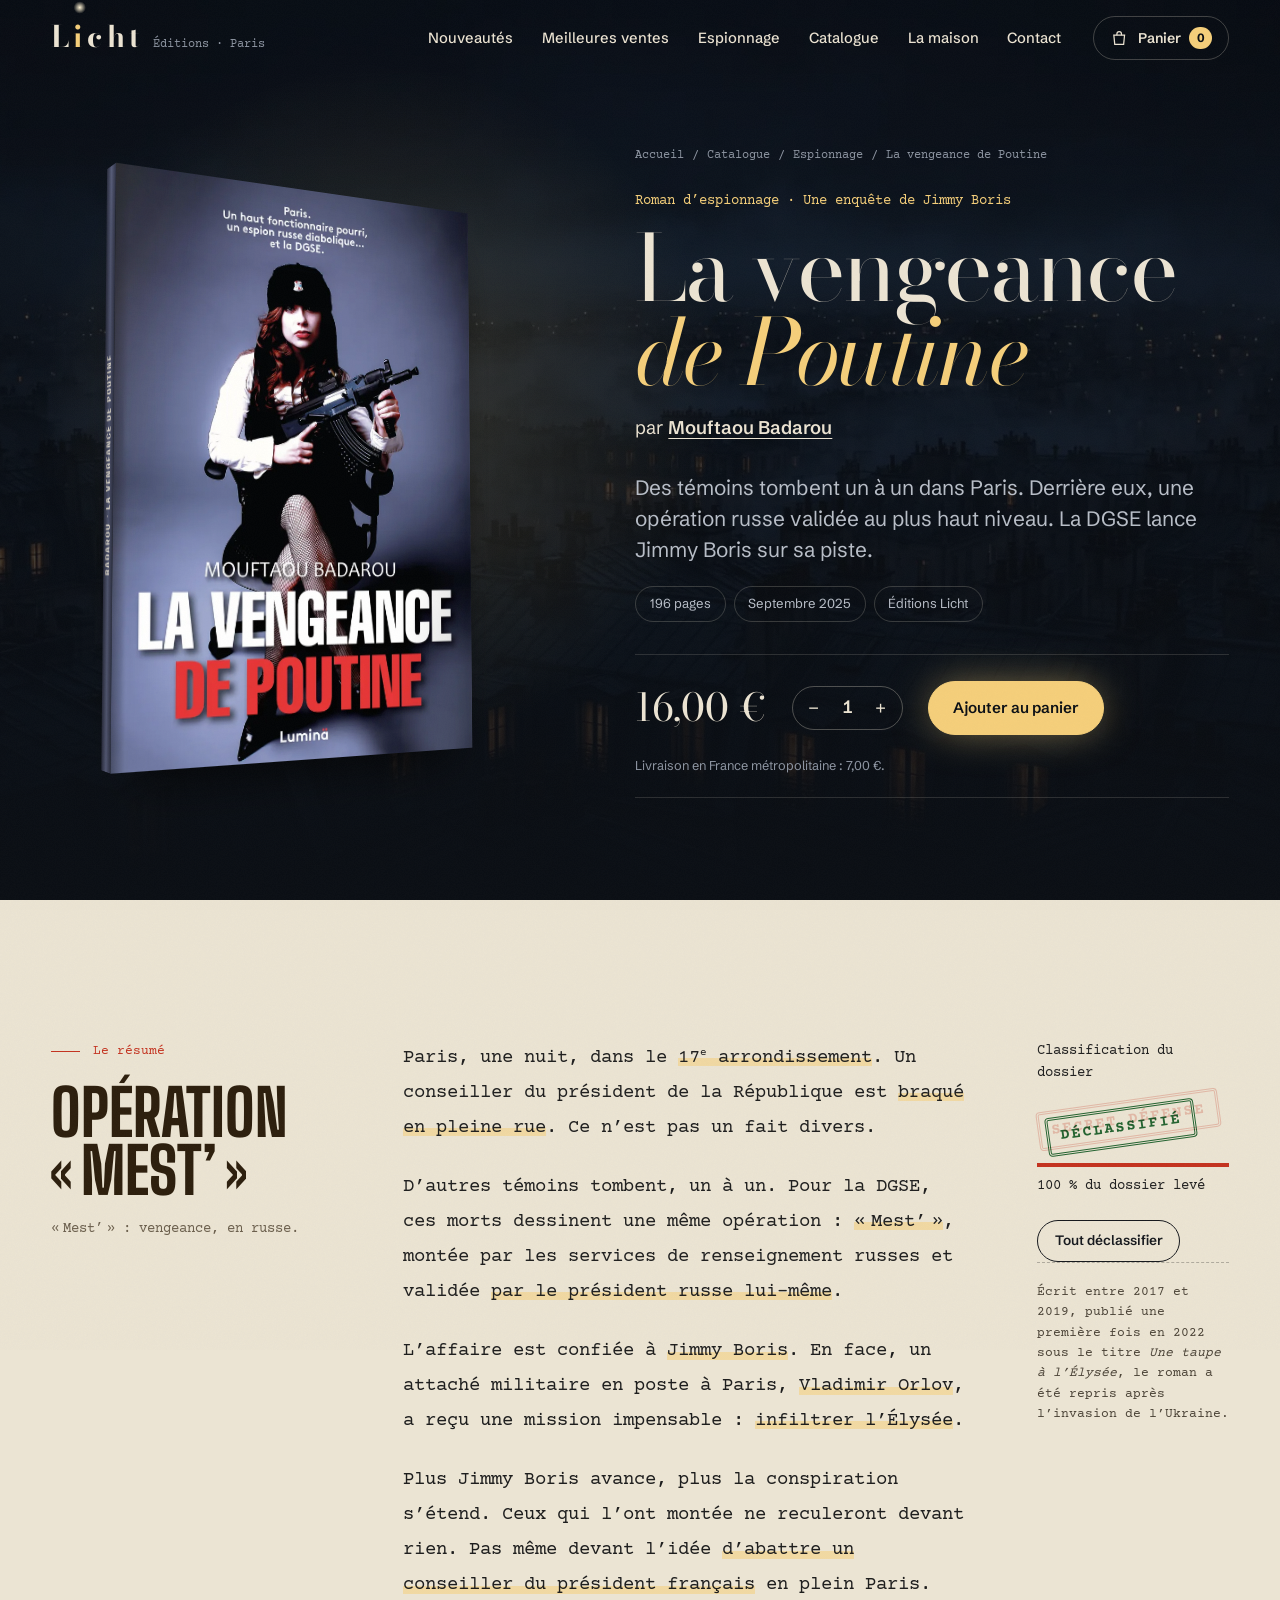
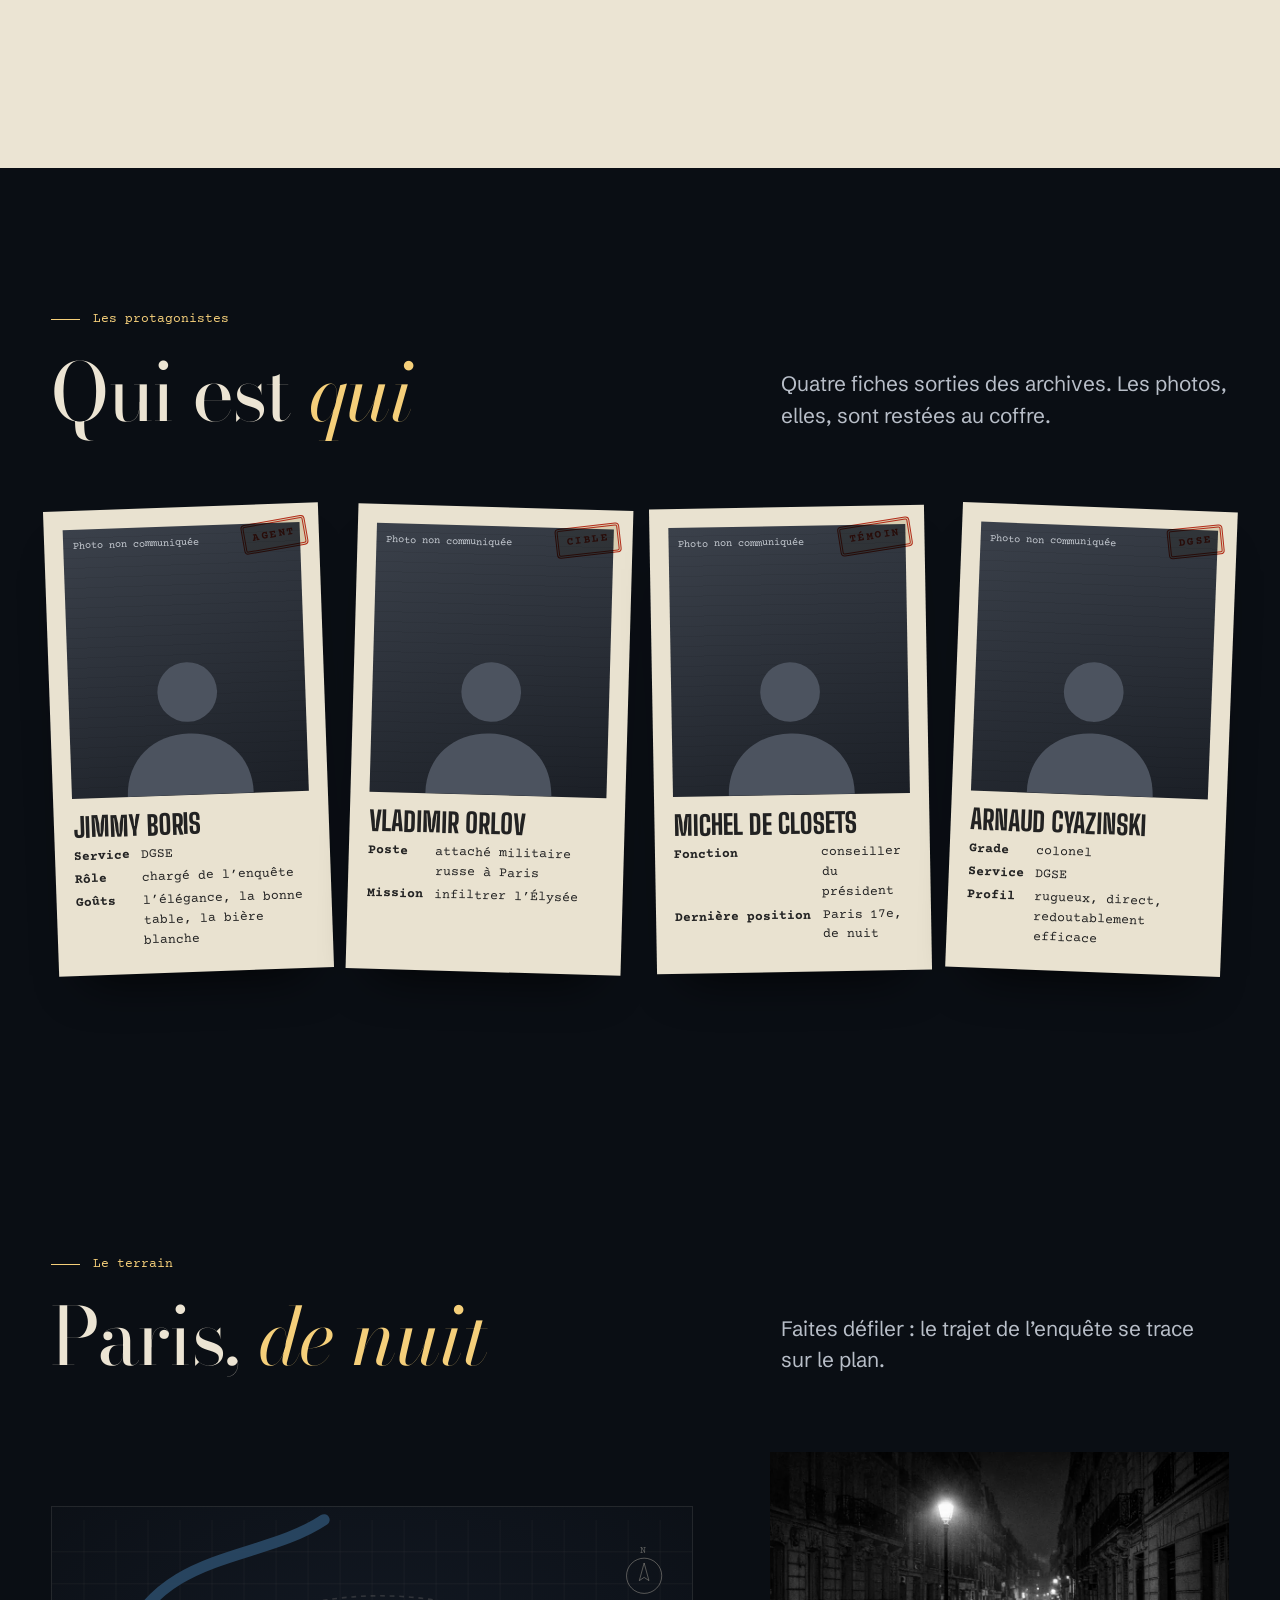
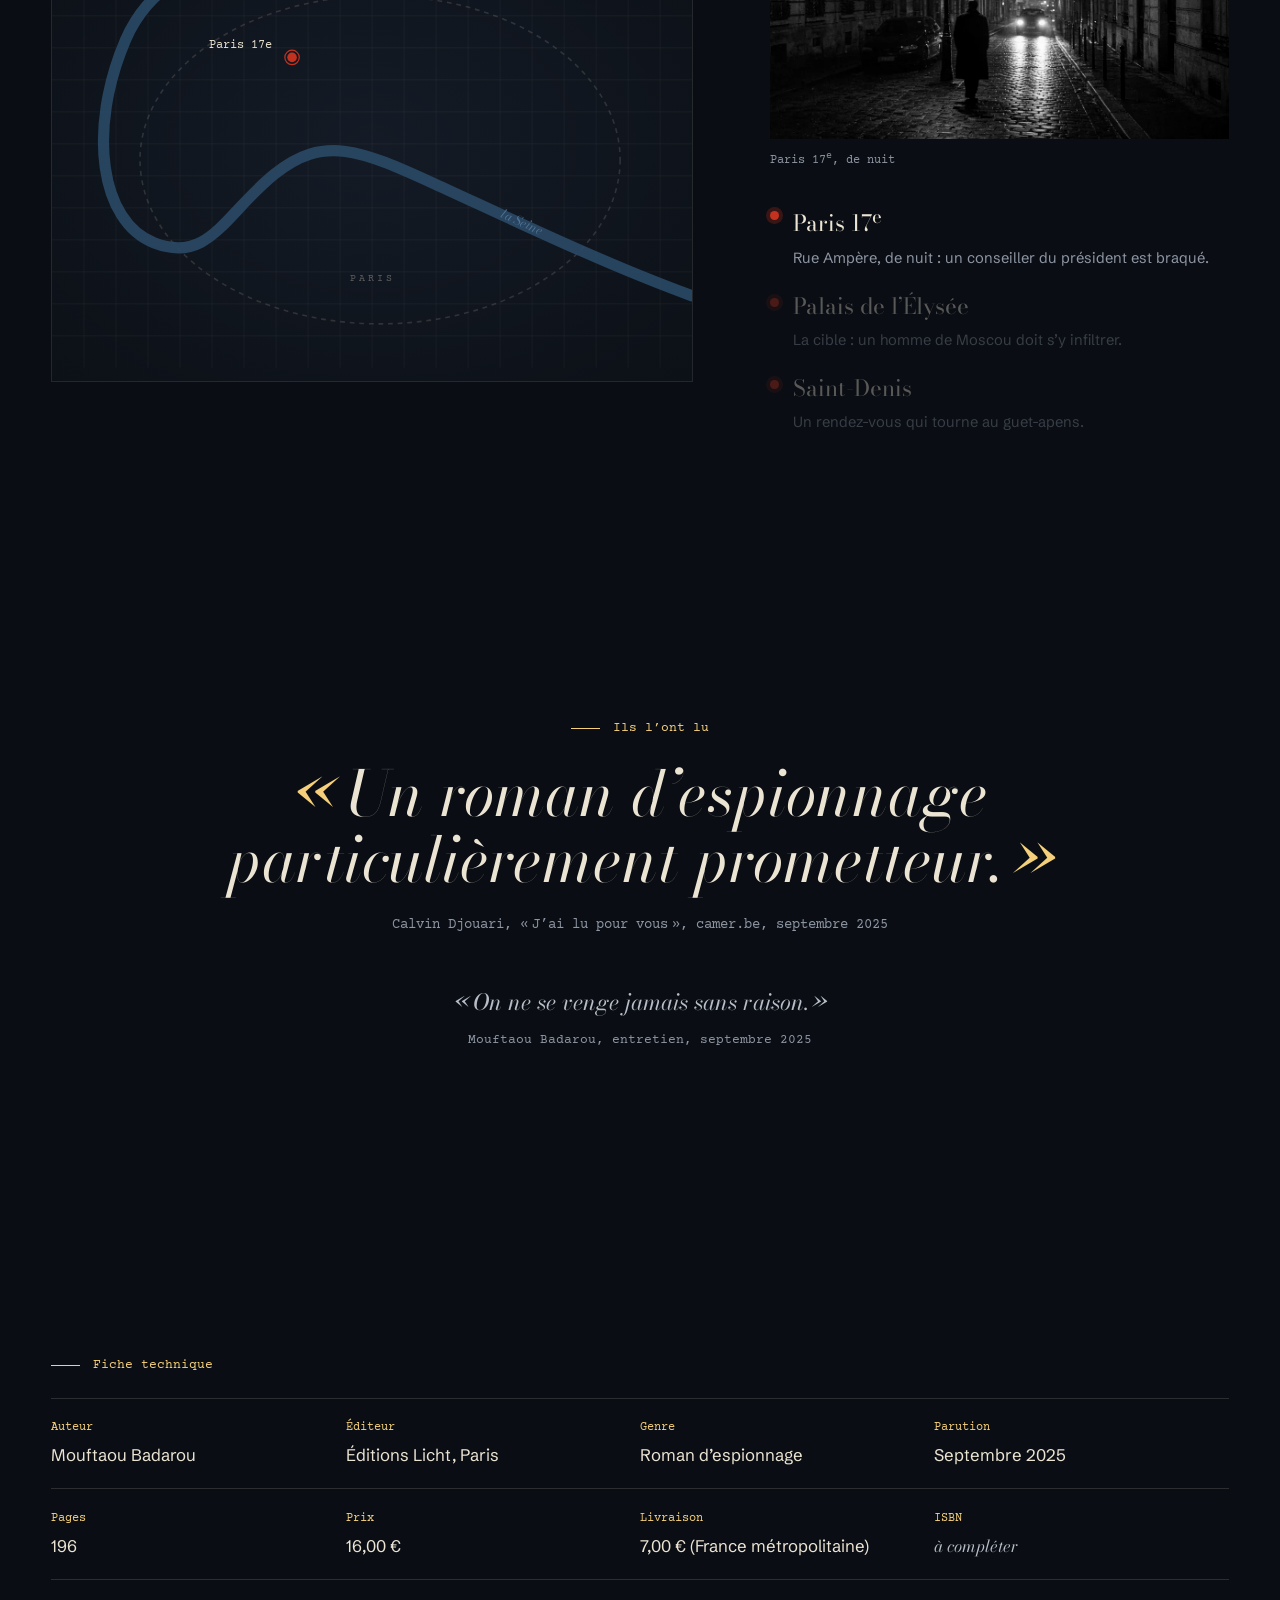
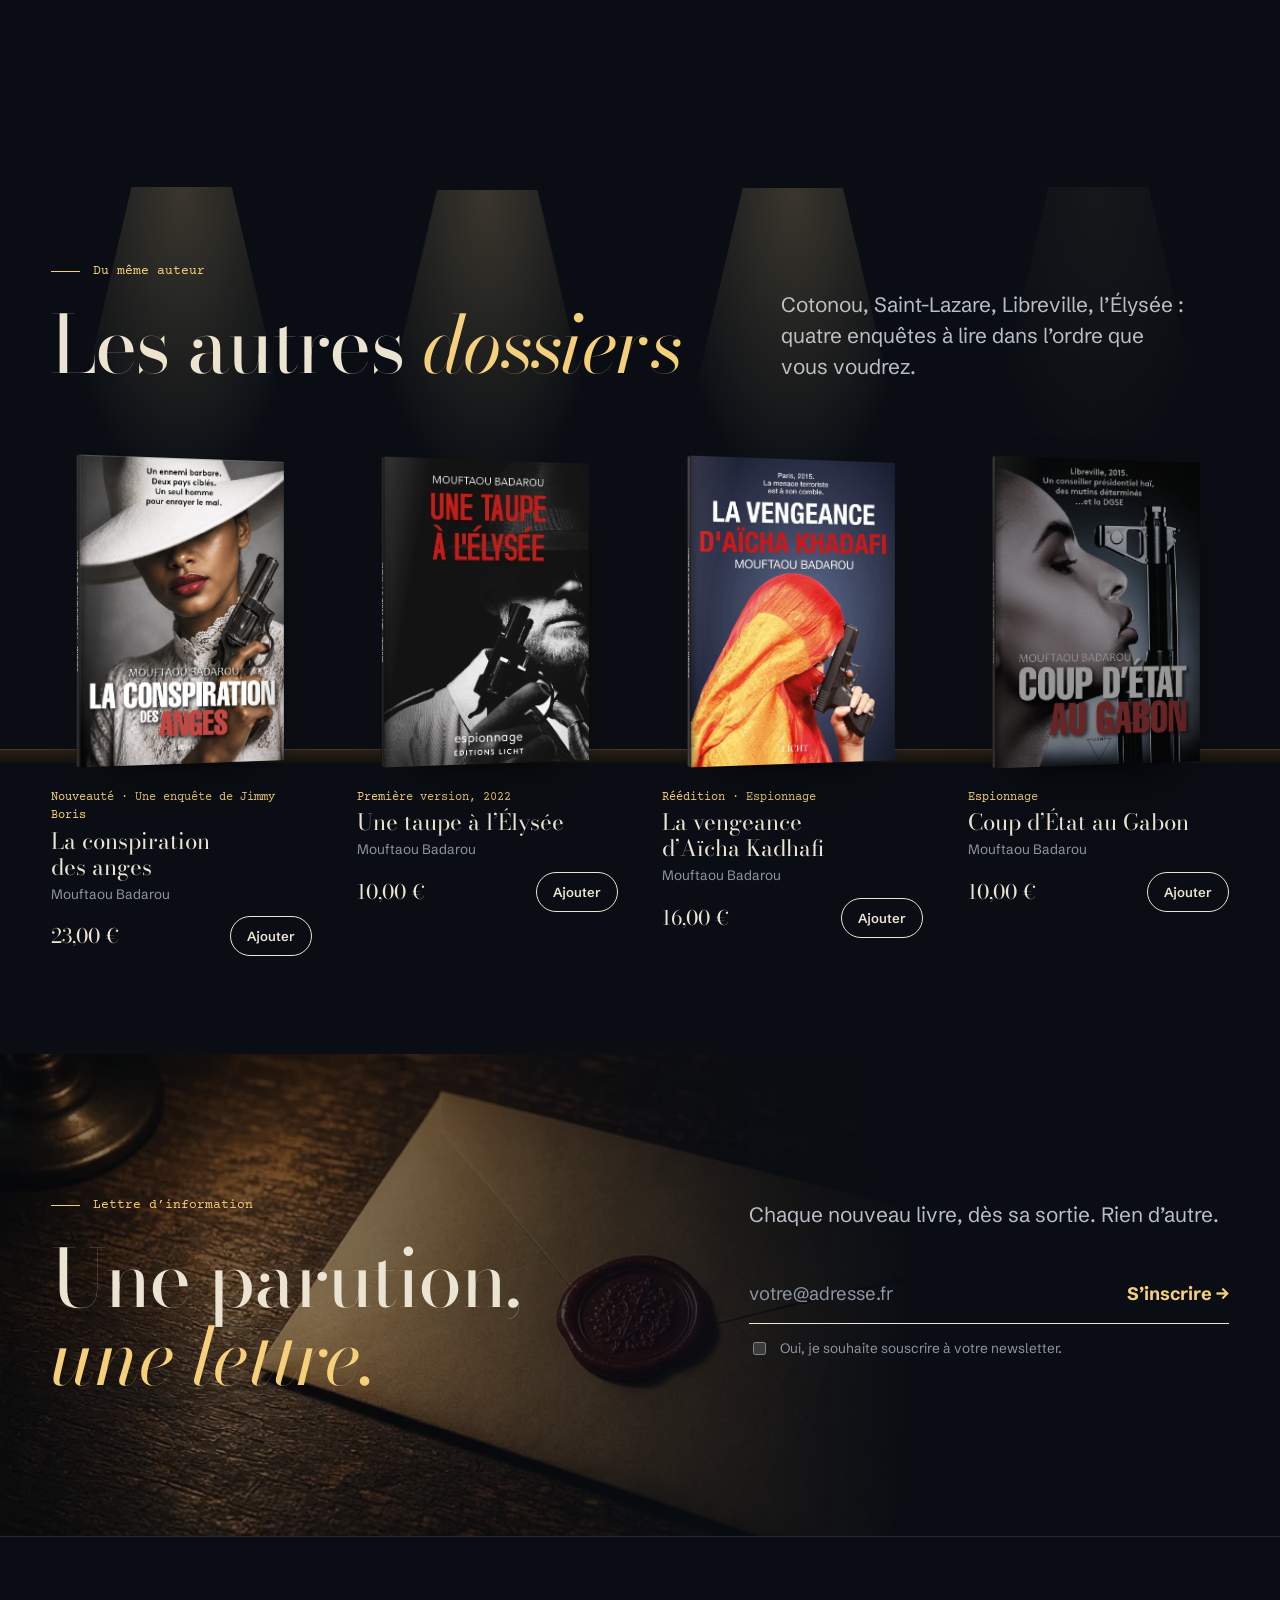
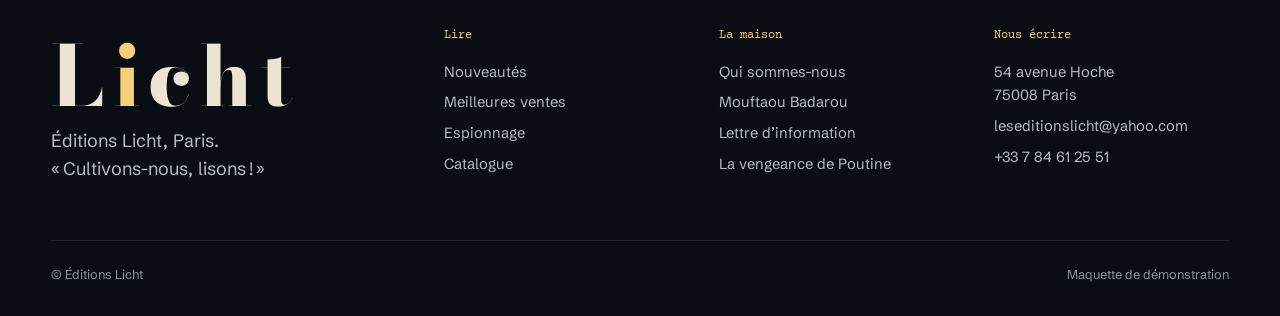
<file: livre/la-vengeance-de-poutine.html>
<!doctype html>
<html lang="fr">
<head>
<meta charset="utf-8">
<meta name="viewport" content="width=device-width, initial-scale=1, viewport-fit=cover">
<title>La vengeance de Poutine · Éditions Licht</title>
<meta name="description" content="La vengeance de Poutine, roman d’espionnage de Mouftaou Badarou : une enquête de Jimmy Boris (DGSE). Éditions Licht, 196 pages, 16 €.">
<meta name="theme-color" content="#0a0e14">
<link rel="icon" href="data:image/svg+xml,%3Csvg xmlns='http://www.w3.org/2000/svg' viewBox='0 0 64 64'%3E%3Crect width='64' height='64' rx='14' fill='%230a0e14'/%3E%3Ccircle cx='32' cy='17' r='7' fill='%23f5cf7a'/%3E%3Cpath d='M22 28h11v22h11v6H22z' fill='%23ece4d3'/%3E%3C/svg%3E">
<link rel="preload" href="../assets/fonts/bodoni-moda.woff" as="font" type="font/woff" crossorigin>
<link rel="preload" href="../assets/fonts/schibsted-grotesk.woff" as="font" type="font/woff" crossorigin>
<link rel="stylesheet" href="../css/licht.css?v=1">
<script>document.documentElement.classList.add('js')</script>
</head>
<body>
<a class="evitement" href="#contenu">Aller au contenu</a>
<header class="tete">
  <a class="marque" href="../" aria-label="Éditions Licht, accueil"><span class="marque__mot" aria-hidden="true">L<i>i</i>cht</span><span class="marque__lieu" aria-hidden="true">Éditions · Paris</span></a>
  <nav class="nav" id="nav" aria-label="Navigation principale"><ul><li><a href="../#nouveautes">Nouveautés</a></li><li><a href="../#meilleures-ventes">Meilleures ventes</a></li><li><a href="../#dossiers">Espionnage</a></li><li><a href="../#catalogue">Catalogue</a></li><li><a href="../#maison">La maison</a></li><li><a href="../#contact">Contact</a></li></ul></nav>
  <div class="outils">
    <button class="panier-bouton" type="button" aria-controls="panier" aria-expanded="false" aria-label="Panier, 0 livre"><svg viewBox="0 0 24 24" aria-hidden="true"><path d="M5 8h14l-1.2 12H6.2z"/><path d="M9 8V6.5a3 3 0 0 1 6 0V8"/></svg><span class="panier-bouton__texte" aria-hidden="true">Panier</span><span class="panier-bouton__n" aria-hidden="true">0</span></button>
    <button class="menu-bouton" type="button" aria-controls="nav" aria-expanded="false"><span class="menu-bouton__traits" aria-hidden="true"></span><span class="menu-bouton__texte">Menu</span></button>
  </div>
</header>
<main id="contenu" tabindex="-1">
<section class="fiche-tete" aria-labelledby="titre-livre">
  <div class="cadre fiche-tete__grille">
    <div class="fiche-tete__livre"><div class="livre" style="--epx:24px;--fond-dos:#484e6d;--c-tranche:#f2ece0;--ratio:760/1078" aria-hidden="true"><div class="livre__objet"><div class="livre__face"><div class="couv couv--img" data-couv="poutine" style="--ratio:760/1078"><img src="../assets/couvertures/poutine.webp" alt="" width="760" height="1078" loading="eager" decoding="async"></div></div><div class="livre__dos"></div><div class="livre__tranche"><span>Badarou · La vengeance de Poutine</span></div><div class="livre__pages"></div></div></div></div>
    <div>
      <ol class="fil-ariane"><li><a href="../">Accueil</a></li><li><a href="../#catalogue">Catalogue</a></li><li><a href="../#dossiers">Espionnage</a></li><li aria-current="page">La vengeance de Poutine</li></ol>
      <p class="fiche-tete__serie">Roman d’espionnage · Une enquête de Jimmy Boris</p>
      <h1 class="fiche-tete__titre" id="titre-livre" data-mots>La vengeance <em>de Poutine</em></h1>
      <p class="fiche-tete__auteur">par <a href="../#auteur">Mouftaou Badarou</a></p>
      <p class="chapeau">Des témoins tombent un à un dans Paris. Derrière eux, une opération russe validée au plus haut niveau. La DGSE lance Jimmy Boris sur sa piste.</p>
      <ul class="infos"><li>196 pages</li><li>Septembre 2025</li><li>Éditions Licht</li></ul>
      <div class="achat">
        <span class="prix">16,00 €</span>
        <div class="quantite" role="group" aria-label="Quantité"><button type="button" data-pas="-1" aria-label="Un exemplaire de moins">−</button><output id="qte" aria-live="polite">1</output><button type="button" data-pas="1" aria-label="Un exemplaire de plus">+</button></div>
        <button class="btn btn--lumiere" type="button" data-ajout="poutine" data-quantite="#qte">Ajouter au panier</button>
        <p class="achat__note">Livraison en France métropolitaine : 7,00 €.</p>
      </div>
    </div>
  </div>
</section>

<section class="section dossier-resume" id="resume" aria-labelledby="resume-titre">
  <div class="cadre dossier-resume__grille">
    <div>
      <p class="surtitre">Le résumé</p>
      <h2 class="dossier-resume__titre" id="resume-titre">Opération<br>« Mest’ »</h2>
      <p class="dossier-resume__note">« Mest’ » : vengeance, en russe.</p>
    </div>
    <div class="dossier-resume__texte">
      <p>Paris, une nuit, dans le <span class="caviar surligne">17<sup>e</sup> arrondissement</span>. Un conseiller du président de la République est <span class="caviar surligne">braqué en pleine rue</span>. Ce n’est pas un fait divers.</p>
      <p>D’autres témoins tombent, un à un. Pour la DGSE, ces morts dessinent une même opération : <span class="caviar surligne">« Mest’ »</span>, montée par les services de renseignement russes et validée <span class="caviar surligne">par le président russe lui-même</span>.</p>
      <p>L’affaire est confiée à <span class="caviar surligne">Jimmy Boris</span>. En face, un attaché militaire en poste à Paris, <span class="caviar surligne">Vladimir Orlov</span>, a reçu une mission impensable : <span class="caviar surligne">infiltrer l’Élysée</span>.</p>
      <p>Plus Jimmy Boris avance, plus la conspiration s’étend. Ceux qui l’ont montée ne reculeront devant rien. Pas même devant l’idée <span class="caviar surligne">d’abattre un conseiller du président français</span> en plein Paris.</p>
    </div>
    <aside class="dossier-resume__etat" aria-label="Niveau de classification">
      <p>Classification du dossier</p>
      <div class="dossier-resume__tampons"><span class="tampon tampon--secret">Secret défense</span><span class="tampon tampon--declasse">Déclassifié</span></div>
      <div class="jauge"><i></i></div>
      <p class="compte"><span data-pourcent>0</span> % du dossier levé</p>
      <button class="btn btn--petit" type="button" data-tout-lever>Tout déclassifier</button>
      <p class="dossier-resume__genese">Écrit entre 2017 et 2019, publié une première fois en 2022 sous le titre <i>Une taupe à l’Élysée</i>, le roman a été repris après l’invasion de l’Ukraine.</p>
    </aside>
  </div>
</section>

<section class="section" id="protagonistes" aria-labelledby="proto-titre">
  <div class="cadre">
    <div class="tete-section">
      <div><p class="surtitre">Les protagonistes</p><h2 class="titre-section" id="proto-titre" data-mots>Qui est <em>qui</em></h2></div>
      <p class="chapeau">Quatre fiches sorties des archives. Les photos, elles, sont restées au coffre.</p>
    </div>
    <ul class="protagonistes"><li class="carte-id" style="--rot:-2deg" data-revele>
        <div class="carte-id__photo"><span>Photo non communiquée</span><svg viewBox="0 0 100 100" aria-hidden="true"><circle cx="50" cy="38" r="18"/><path d="M12 100c0-23 17-37 38-37s38 14 38 37z"/></svg></div>
        <h3>Jimmy Boris</h3>
        <dl><dt>Service</dt><dd>DGSE</dd><dt>Rôle</dt><dd>chargé de l’enquête</dd><dt>Goûts</dt><dd>l’élégance, la bonne table, la bière blanche</dd></dl>
        <span class="tampon">Agent</span>
      </li><li class="carte-id" style="--rot:1.6deg" data-revele>
        <div class="carte-id__photo"><span>Photo non communiquée</span><svg viewBox="0 0 100 100" aria-hidden="true"><circle cx="50" cy="38" r="18"/><path d="M12 100c0-23 17-37 38-37s38 14 38 37z"/></svg></div>
        <h3>Vladimir Orlov</h3>
        <dl><dt>Poste</dt><dd>attaché militaire russe à Paris</dd><dt>Mission</dt><dd>infiltrer l’Élysée</dd></dl>
        <span class="tampon">Cible</span>
      </li><li class="carte-id" style="--rot:-1deg" data-revele>
        <div class="carte-id__photo"><span>Photo non communiquée</span><svg viewBox="0 0 100 100" aria-hidden="true"><circle cx="50" cy="38" r="18"/><path d="M12 100c0-23 17-37 38-37s38 14 38 37z"/></svg></div>
        <h3>Michel de Closets</h3>
        <dl><dt>Fonction</dt><dd>conseiller du président</dd><dt>Dernière position</dt><dd>Paris 17e, de nuit</dd></dl>
        <span class="tampon">Témoin</span>
      </li><li class="carte-id" style="--rot:2.2deg" data-revele>
        <div class="carte-id__photo"><span>Photo non communiquée</span><svg viewBox="0 0 100 100" aria-hidden="true"><circle cx="50" cy="38" r="18"/><path d="M12 100c0-23 17-37 38-37s38 14 38 37z"/></svg></div>
        <h3>Arnaud Cyazinski</h3>
        <dl><dt>Grade</dt><dd>colonel</dd><dt>Service</dt><dd>DGSE</dd><dt>Profil</dt><dd>rugueux, direct, redoutablement efficace</dd></dl>
        <span class="tampon">DGSE</span>
      </li></ul>
  </div>
</section>

<section class="section" id="terrain" aria-labelledby="terrain-titre">
  <div class="cadre">
    <div class="tete-section">
      <div><p class="surtitre">Le terrain</p><h2 class="titre-section" id="terrain-titre" data-mots>Paris, <em>de nuit</em></h2></div>
      <p class="chapeau">Faites défiler : le trajet de l’enquête se trace sur le plan.</p>
    </div>
    <div class="terrain">
      <div class="plan"><svg viewBox="0 0 800 560" role="img" aria-label="Plan de Paris : du 17e arrondissement à l’Élysée, puis Saint-Denis">
      <path class="plan__grille" d="M40 0V560M80 0V560M120 0V560M160 0V560M200 0V560M240 0V560M280 0V560M320 0V560M360 0V560M400 0V560M440 0V560M480 0V560M520 0V560M560 0V560M600 0V560M640 0V560M680 0V560M720 0V560M760 0V560M0 40H800M0 80H800M0 120H800M0 160H800M0 200H800M0 240H800M0 280H800M0 320H800M0 360H800M0 400H800M0 440H800M0 480H800M0 520H800"/>
      <ellipse class="plan__perif" cx="410" cy="300" rx="300" ry="205"/>
      <path class="plan__seine" d="M800 470C690 430 570 372 478 330S340 268 278 318 196 430 128 404 44 262 92 150 262 52 340 0"/>
      <text class="plan__seine-nom" x="560" y="372" transform="rotate(24 560 372)">la Seine</text>
      <text class="plan__ville" x="372" y="452">PARIS</text>
      <g class="plan__boussole" transform="translate(740 70)"><circle r="22"/><path d="M0-16 6 6 0 2-6 6z"/><text x="-5" y="-28">N</text></g>
      <path class="plan__trajet" pathLength="1" d="M300 172Q296 222 342 252Q440 170 472 52"/>
      <g class="plan__lieu" data-t="0"><circle class="onde" cx="300" cy="172" r="9"/><circle cx="300" cy="172" r="6"/><text x="196" y="160">Paris 17e</text></g>
      <g class="plan__lieu" data-t=".42"><circle class="onde" cx="342" cy="252" r="9"/><circle cx="342" cy="252" r="6"/><text x="360" y="268">Élysée</text></g>
      <g class="plan__lieu" data-t=".96"><circle class="onde" cx="472" cy="52" r="9"/><circle cx="472" cy="52" r="6"/><text x="490" y="57">Saint-Denis</text></g>
    </svg></div>
      <div class="terrain__cote">
      <figure class="terrain__photo" data-revele><img src="../assets/img/dossier-paris17.webp" alt="Une rue du 17e arrondissement de Paris, la nuit, sous un réverbère" width="1000" height="671" loading="lazy" decoding="async"><figcaption>Paris 17<sup>e</sup>, de nuit</figcaption></figure>
      <ul class="lieux">
        <li><b>Paris 17<sup>e</sup></b><span>Rue Ampère, de nuit : un conseiller du président est braqué.</span></li>
        <li><b>Palais de l’Élysée</b><span>La cible : un homme de Moscou doit s’y infiltrer.</span></li>
        <li><b>Saint-Denis</b><span>Un rendez-vous qui tourne au guet-apens.</span></li>
      </ul>
      </div>
    </div>
  </div>
</section>

<section class="section" aria-labelledby="presse-titre">
  <div class="cadre presse">
    <p class="surtitre" id="presse-titre">Ils l’ont lu</p>
    <blockquote data-revele>Un roman d’espionnage particulièrement prometteur.</blockquote>
    <cite>Calvin Djouari, « J’ai lu pour vous », camer.be, septembre 2025</cite>
    <p class="presse__second" data-revele>« On ne se venge jamais sans raison. »<br><small>Mouftaou Badarou, entretien, septembre 2025</small></p>
  </div>
</section>

<section class="section" id="fiche-technique" aria-labelledby="ft-titre">
  <div class="cadre">
    <p class="surtitre">Fiche technique</p>
    <h2 class="sr-only" id="ft-titre">Fiche technique</h2>
    <dl class="fiche-technique">
      <div><dt>Auteur</dt><dd>Mouftaou Badarou</dd></div>
      <div><dt>Éditeur</dt><dd>Éditions Licht, Paris</dd></div>
      <div><dt>Genre</dt><dd>Roman d’espionnage</dd></div>
      <div><dt>Parution</dt><dd>Septembre 2025</dd></div>
      <div><dt>Pages</dt><dd>196</dd></div>
      <div><dt>Prix</dt><dd>16,00 €</dd></div>
      <div><dt>Livraison</dt><dd>7,00 € (France métropolitaine)</dd></div>
      <div><dt>ISBN</dt><dd class="a-venir">à compléter</dd></div>
    </dl>
  </div>
</section>

<section class="section" id="autres" aria-labelledby="autres-titre">
  <div class="cadre">
    <div class="tete-section">
      <div><p class="surtitre">Du même auteur</p><h2 class="titre-section" id="autres-titre" data-mots>Les autres <em>dossiers</em></h2></div>
      <p class="chapeau">Cotonou, Saint-Lazare, Libreville, l’Élysée : quatre enquêtes à lire dans l’ordre que vous voudrez.</p>
    </div>
    <ul class="etagere"><li class="rayon">
      <span class="rayon__spot" aria-hidden="true"></span>
      <div class="rayon__lien"><div class="livre" style="--epx:13px;--fond-dos:#2a2929;--c-tranche:#f2ece0;--ratio:697/990" aria-hidden="true"><div class="livre__objet"><div class="livre__face"><div class="couv couv--img" data-couv="conspiration" style="--ratio:697/990"><img src="../assets/couvertures/conspiration.webp" alt="" width="697" height="990" loading="lazy" decoding="async"></div></div><div class="livre__dos"></div><div class="livre__tranche"><span>Badarou · La conspiration des anges</span></div><div class="livre__pages"></div></div></div></div>
      <div class="rayon__info">
        <span class="rayon__etiquette">Nouveauté · Une enquête de Jimmy Boris</span>
        <h3 class="rayon__titre">La conspiration des anges</h3>
        <span class="rayon__auteur">Mouftaou Badarou</span>
        <div class="rayon__achat"><span class="prix">23,00 €</span><button class="btn-panier" type="button" data-ajout="conspiration">Ajouter</button></div>
      </div>
    </li><li class="rayon">
      <span class="rayon__spot" aria-hidden="true"></span>
      <div class="rayon__lien"><div class="livre" style="--epx:13px;--fond-dos:#1b1b1b;--c-tranche:#f2ece0;--ratio:419/592" aria-hidden="true"><div class="livre__objet"><div class="livre__face"><div class="couv couv--img" data-couv="taupe" style="--ratio:419/592"><img src="../assets/couvertures/taupe.webp" alt="" width="419" height="592" loading="lazy" decoding="async"></div></div><div class="livre__dos"></div><div class="livre__tranche"><span>Badarou · Une taupe à l’Élysée</span></div><div class="livre__pages"></div></div></div></div>
      <div class="rayon__info">
        <span class="rayon__etiquette">Première version, 2022</span>
        <h3 class="rayon__titre">Une taupe à l’Élysée</h3>
        <span class="rayon__auteur">Mouftaou Badarou</span>
        <div class="rayon__achat"><span class="prix">10,00 €</span><button class="btn-panier" type="button" data-ajout="taupe">Ajouter</button></div>
      </div>
    </li><li class="rayon">
      <span class="rayon__spot" aria-hidden="true"></span>
      <div class="rayon__lien"><div class="livre" style="--epx:13px;--fond-dos:#443c3f;--c-tranche:#f2ece0;--ratio:760/1078" aria-hidden="true"><div class="livre__objet"><div class="livre__face"><div class="couv couv--img" data-couv="aicha" style="--ratio:760/1078"><img src="../assets/couvertures/aicha.webp" alt="" width="760" height="1078" loading="lazy" decoding="async"></div></div><div class="livre__dos"></div><div class="livre__tranche"><span>Badarou · La vengeance d’Aïcha Kadhafi</span></div><div class="livre__pages"></div></div></div></div>
      <div class="rayon__info">
        <span class="rayon__etiquette">Réédition · Espionnage</span>
        <h3 class="rayon__titre">La vengeance d’Aïcha Kadhafi</h3>
        <span class="rayon__auteur">Mouftaou Badarou</span>
        <div class="rayon__achat"><span class="prix">16,00 €</span><button class="btn-panier" type="button" data-ajout="aicha">Ajouter</button></div>
      </div>
    </li><li class="rayon">
      <span class="rayon__spot" aria-hidden="true"></span>
      <div class="rayon__lien"><div class="livre" style="--epx:13px;--fond-dos:#5b5153;--c-tranche:#f2ece0;--ratio:714/1014" aria-hidden="true"><div class="livre__objet"><div class="livre__face"><div class="couv couv--img" data-couv="gabon" style="--ratio:714/1014"><img src="../assets/couvertures/gabon.webp" alt="" width="714" height="1014" loading="lazy" decoding="async"></div></div><div class="livre__dos"></div><div class="livre__tranche"><span>Badarou · Coup d’État au Gabon</span></div><div class="livre__pages"></div></div></div></div>
      <div class="rayon__info">
        <span class="rayon__etiquette">Espionnage</span>
        <h3 class="rayon__titre">Coup d’État au Gabon</h3>
        <span class="rayon__auteur">Mouftaou Badarou</span>
        <div class="rayon__achat"><span class="prix">10,00 €</span><button class="btn-panier" type="button" data-ajout="gabon">Ajouter</button></div>
      </div>
    </li></ul>
  </div>
</section>
<section class="section section--lettre" id="lettre" aria-labelledby="lettre-titre">
  <div class="cadre lettre">
    <div>
      <p class="surtitre">Lettre d’information</p>
      <h2 class="titre-section" id="lettre-titre" data-mots>Une parution, <em>une lettre.</em></h2>
    </div>
    <form class="lettre__form" novalidate>
      <p class="chapeau">Chaque nouveau livre, dès sa sortie. Rien d’autre.</p>
      <label class="sr-only" for="courriel">Votre adresse électronique</label>
      <div class="champ-ligne"><input id="courriel" type="email" name="courriel" placeholder="votre@adresse.fr" autocomplete="email" required><button type="submit">S’inscrire →</button></div>
      <label class="case"><input type="checkbox" name="accord"> <span>Oui, je souhaite souscrire à votre newsletter.</span></label>
      <p class="lettre__message" role="status"></p>
    </form>
  </div>
</section>
</main>
<footer class="pied">
  <div class="cadre">
    <div class="pied__haut">
      <div><p class="pied__mot" aria-hidden="true">L<i>i</i>cht</p><p>Éditions Licht, Paris.<br>« Cultivons-nous, lisons ! »</p></div>
      <div><h2>Lire</h2><ul><li><a href="../#nouveautes">Nouveautés</a></li><li><a href="../#meilleures-ventes">Meilleures ventes</a></li><li><a href="../#dossiers">Espionnage</a></li><li><a href="../#catalogue">Catalogue</a></li></ul></div>
      <div><h2>La maison</h2><ul><li><a href="../#maison">Qui sommes-nous</a></li><li><a href="../#auteur">Mouftaou Badarou</a></li><li><a href="#lettre">Lettre d’information</a></li><li><a href="../livre/la-vengeance-de-poutine.html">La vengeance de Poutine</a></li></ul></div>
      <div><h2>Nous écrire</h2><ul><li>54 avenue Hoche<br>75008 Paris</li><li><a href="mailto:leseditionslicht@yahoo.com">leseditionslicht@yahoo.com</a></li><li><a href="tel:+33784612551">+33 7 84 61 25 51</a></li></ul></div>
    </div>
    <div class="pied__bas"><p>© Éditions Licht</p><p>Maquette de démonstration</p></div>
  </div>
</footer>
<aside class="panier" id="panier" role="dialog" aria-modal="true" aria-labelledby="panier-titre" aria-hidden="true">
  <div class="panier__tete"><h2 id="panier-titre">Votre panier</h2><button class="panier__fermer" type="button" aria-label="Fermer le panier">×</button></div>
  <p class="panier__vide">Votre panier est vide. Les livres vous attendent sous la lampe.</p>
  <ul class="panier__liste"></ul>
  <div class="panier__pied">
    <p class="panier__total"><span>Total</span><output class="prix">0,00 €</output></p>
    <button class="btn btn--lumiere" type="button" data-commander disabled>Commander</button>
    <p class="panier__note">Livraison en France métropolitaine : 7,00 €. Paiement non activé sur cette maquette.</p>
  </div>
</aside>
<div class="panier__voile" aria-hidden="true"></div>
<template id="couvertures"><div class="couv couv--img" data-couv="poutine" style="--ratio:760/1078"><img src="../assets/couvertures/poutine.webp" alt="" width="760" height="1078" loading="lazy" decoding="async"></div><div class="couv couv--img" data-couv="conspiration" style="--ratio:697/990"><img src="../assets/couvertures/conspiration.webp" alt="" width="697" height="990" loading="lazy" decoding="async"></div><div class="couv couv--img" data-couv="aicha" style="--ratio:760/1078"><img src="../assets/couvertures/aicha.webp" alt="" width="760" height="1078" loading="lazy" decoding="async"></div><div class="couv couv--img" data-couv="gabon" style="--ratio:714/1014"><img src="../assets/couvertures/gabon.webp" alt="" width="714" height="1014" loading="lazy" decoding="async"></div><div class="couv couv--img" data-couv="taupe" style="--ratio:419/592"><img src="../assets/couvertures/taupe.webp" alt="" width="419" height="592" loading="lazy" decoding="async"></div><div class="couv couv--img" data-couv="conversations" style="--ratio:760/1080"><img src="../assets/couvertures/conversations.webp" alt="" width="760" height="1080" loading="lazy" decoding="async"></div><div class="couv couv--img" data-couv="amour" style="--ratio:760/1078"><img src="../assets/couvertures/amour.webp" alt="" width="760" height="1078" loading="lazy" decoding="async"></div><div class="couv couv--img" data-couv="amourhaine" style="--ratio:453/680"><img src="../assets/couvertures/amourhaine.webp" alt="" width="453" height="680" loading="lazy" decoding="async"></div><div class="couv couv--img" data-couv="afrique" style="--ratio:605/908"><img src="../assets/couvertures/afrique.webp" alt="" width="605" height="908" loading="lazy" decoding="async"></div><div class="couv couv--img" data-couv="passion" style="--ratio:455/682"><img src="../assets/couvertures/passion.webp" alt="" width="455" height="682" loading="lazy" decoding="async"></div><div class="couv couv--img" data-couv="covid" style="--ratio:760/1216"><img src="../assets/couvertures/covid.webp" alt="" width="760" height="1216" loading="lazy" decoding="async"></div><div class="couv couv--img" data-couv="mokoko" style="--ratio:760/1216"><img src="../assets/couvertures/mokoko.webp" alt="" width="760" height="1216" loading="lazy" decoding="async"></div><div class="couv couv--img" data-couv="croix" style="--ratio:760/1141"><img src="../assets/couvertures/croix.webp" alt="" width="760" height="1141" loading="lazy" decoding="async"></div><div class="couv couv--img" data-couv="reussir2" style="--ratio:760/1140"><img src="../assets/couvertures/reussir2.webp" alt="" width="760" height="1140" loading="lazy" decoding="async"></div><div class="couv couv--img" data-couv="reussir1" style="--ratio:457/683"><img src="../assets/couvertures/reussir1.webp" alt="" width="457" height="683" loading="lazy" decoding="async"></div><div class="couv couv--img" data-couv="esprit" style="--ratio:760/1141"><img src="../assets/couvertures/esprit.webp" alt="" width="760" height="1141" loading="lazy" decoding="async"></div><div class="couv couv--img" data-couv="papillon" style="--ratio:760/1140"><img src="../assets/couvertures/papillon.webp" alt="" width="760" height="1140" loading="lazy" decoding="async"></div><div class="couv couv--img" data-couv="dieu" style="--ratio:760/1078"><img src="../assets/couvertures/dieu.webp" alt="" width="760" height="1078" loading="lazy" decoding="async"></div><div class="couv couv--img" data-couv="horizon" style="--ratio:416/594"><img src="../assets/couvertures/horizon.webp" alt="" width="416" height="594" loading="lazy" decoding="async"></div></template>
<script type="application/json" id="catalogue-donnees">{"poutine": {"t": "La vengeance de Poutine", "a": "Mouftaou Badarou", "p": 1600}, "conspiration": {"t": "La conspiration des anges", "a": "Mouftaou Badarou", "p": 2300}, "aicha": {"t": "La vengeance d’Aïcha Kadhafi", "a": "Mouftaou Badarou", "p": 1600}, "gabon": {"t": "Coup d’État au Gabon", "a": "Mouftaou Badarou", "p": 1000}, "taupe": {"t": "Une taupe à l’Élysée", "a": "Mouftaou Badarou", "p": 1000}, "conversations": {"t": "Conversations avec le diable", "a": "Mouftaou Badarou", "p": 1000}, "amour": {"t": "De l’amour et des larmes", "a": "Julie Martinet", "p": 1200}, "afrique": {"t": "L’Afrique dans la peau", "a": "Janvier K. Litse, entretiens avec Roch Sosthène Nepo", "p": 2300}, "reussir2": {"t": "Réussir mon projet d’entreprise, tome 2", "a": "Hippolyte S. C. d’Almeida", "p": 2100}, "reussir1": {"t": "Réussir mon projet d’entreprise, tome 1", "a": "Hippolyte S. C. d’Almeida", "p": 2300}, "esprit": {"t": "L’esprit au service de l’entreprise", "a": "Hippolyte S. C. d’Almeida", "p": 1850}, "passion": {"t": "La passion de servir", "a": "Émilienne Pambo Bouassa", "p": 2300}, "covid": {"t": "L’Afrique face au Covid-19", "a": "Prince Bafouolo", "p": 1800}, "mokoko": {"t": "Si le Général Mokoko m’était conté", "a": "Thierry-Paul Ifoundza", "p": 850}, "croix": {"t": "La croix et la bannière", "a": "Mike Jocktane", "p": 1850}, "amourhaine": {"t": "L’amour plus fort que la haine", "a": "Clément Mbom", "p": 1850}, "papillon": {"t": "Ce que le papillon doit à la chenille", "a": "Rissi Abdoul", "p": 1800}, "dieu": {"t": "Dieu et l’homme", "a": "Victor Jocktane", "p": 900}, "horizon": {"t": "Aller plus loin que l’horizon", "a": "Bruno Samuel Pennaneach", "p": 1850}}</script>
<script src="../js/licht.js?v=1" defer></script>
</body>
</html>
</file>
<file: css/licht.css>
/* =====================================================================
   Éditions Licht · maquette « Lumière dans l'ombre »
   Concept : Licht veut dire lumière. Le site est une pièce sombre où un
   faisceau révèle les livres ; les dossiers se déclassifient à la lecture,
   puis la lumière se fait sur le catalogue.
   Sommaire : polices · jetons · base · en-tête · boutons · couvertures ·
   livres en volume · héros · étagère · classement · dossiers · auteur ·
   catalogue · maison · lettre · pied · panier · fiche livre · écrans · mouvement réduit
   ===================================================================== */

@font-face { font-family: "Bodoni Moda"; src: url("../assets/fonts/bodoni-moda.woff") format("woff"); font-weight: 400 900; font-style: normal; font-display: swap; }
@font-face { font-family: "Bodoni Moda"; src: url("../assets/fonts/bodoni-moda-italique.woff") format("woff"); font-weight: 400 900; font-style: italic; font-display: swap; }
@font-face { font-family: "Schibsted Grotesk"; src: url("../assets/fonts/schibsted-grotesk.woff") format("woff"); font-weight: 400 900; font-style: normal; font-display: swap; }
@font-face { font-family: "Schibsted Grotesk"; src: url("../assets/fonts/schibsted-grotesk-italique.woff") format("woff"); font-weight: 400 900; font-style: italic; font-display: swap; }
@font-face { font-family: "Courier Prime"; src: url("../assets/fonts/courier-prime.woff") format("woff"); font-weight: 400; font-display: swap; }
@font-face { font-family: "Courier Prime"; src: url("../assets/fonts/courier-prime-gras.woff") format("woff"); font-weight: 700; font-display: swap; }
@font-face { font-family: "Big Shoulders"; src: url("../assets/fonts/big-shoulders.woff") format("woff"); font-weight: 100 900; font-display: swap; }

/* ---------- Jetons ----------
   Mise en page : pleine largeur sombre, colonnes asymétriques, la lumière comme fil conducteur. */
:root {
  --nuit: #0a0e14;          /* la pièce sans lumière */
  --nuit-2: #111822;        /* surfaces */
  --nuit-3: #1a2230;        /* filets, champs */
  --lumiere: #f5cf7a;       /* ampoule tungstène */
  --lumiere-pale: #fff3d4;
  --papier: #ece4d3;        /* texte sur nuit, fond « la lumière se fait » */
  --papier-2: #f6f1e6;
  --encre: #15181d;
  --gris: #8e96a3;
  --gris-clair: #b8bec8;
  --kraft: #c9a46c;         /* chemise de dossier */
  --kraft-fonce: #a7834e;
  --rouge: #c4321f;         /* tampon CONFIDENTIEL */

  --titre: "Bodoni Moda", "Didot", "Bodoni 72", Georgia, serif;
  --texte: "Schibsted Grotesk", "Helvetica Neue", Arial, sans-serif;
  --machine: "Courier Prime", "Courier New", monospace;
  --affiche: "Big Shoulders", "Arial Narrow", Impact, sans-serif;

  --gouttiere: max(clamp(1.25rem, 4vw, 3.5rem), env(safe-area-inset-left, 0px), env(safe-area-inset-right, 0px));
  --tete: 4.75rem;
  --courbe: cubic-bezier(.16, 1, .3, 1);
  --courbe-io: cubic-bezier(.76, 0, .24, 1);
  color-scheme: dark;
}

/* ---------- Base ---------- */
*, *::before, *::after { box-sizing: border-box; }
html { -webkit-text-size-adjust: 100%; text-size-adjust: 100%; scroll-padding-top: calc(var(--tete) + 1rem); overflow-x: clip; }
body { margin: 0; background: var(--nuit); color: var(--papier); font-family: var(--texte); font-size: clamp(1rem, .94rem + .25vw, 1.125rem); line-height: 1.6; -webkit-font-smoothing: antialiased; text-rendering: optimizeLegibility; overflow-x: clip; transition: background-color 1.2s ease, color 1.2s ease; }
body.jour { background: var(--papier-2); color: var(--encre); }
body::after { content: ""; position: fixed; inset: -50%; z-index: 90; pointer-events: none; opacity: .5; background-image: url("data:image/svg+xml,%3Csvg xmlns='http://www.w3.org/2000/svg' width='220' height='220'%3E%3Cfilter id='n'%3E%3CfeTurbulence type='fractalNoise' baseFrequency='.9' numOctaves='2' stitchTiles='stitch'/%3E%3CfeColorMatrix values='0 0 0 0 .5 0 0 0 0 .45 0 0 0 0 .35 0 0 0 .07 0'/%3E%3C/filter%3E%3Crect width='100%25' height='100%25' filter='url(%23n)'/%3E%3C/svg%3E"); }
img, svg { display: block; max-width: 100%; }
a { color: inherit; text-underline-offset: .2em; text-decoration-thickness: 1px; }
h1, h2, h3, h4 { margin: 0; font-weight: 400; text-wrap: balance; }
p { margin: 0 0 1em; text-wrap: pretty; }
button { font: inherit; color: inherit; }
:focus { outline: none; }
:focus-visible { outline: 2px solid var(--lumiere); outline-offset: 4px; border-radius: 2px; }
::selection { background: var(--lumiere); color: var(--nuit); }
.sr-only { position: absolute !important; width: 1px; height: 1px; padding: 0; margin: -1px; overflow: hidden; clip: rect(0 0 0 0); white-space: nowrap; border: 0; }
.evitement { position: fixed; left: 1rem; top: -4rem; z-index: 300; padding: .7rem 1rem; background: var(--lumiere); color: var(--nuit); font-weight: 600; transition: top .2s; }
.evitement:focus { top: 1rem; }
[hidden] { display: none !important; }
main:focus { outline: none; }

.cadre { width: 100%; max-width: 94rem; margin-inline: auto; padding-inline: var(--gouttiere); }
.section { position: relative; padding-block: clamp(5.5rem, 11vw, 10rem); }
.surtitre { display: flex; align-items: center; gap: .8rem; margin: 0 0 1.4rem; font-family: var(--machine); font-size: .82rem; color: var(--lumiere); }
.surtitre::before { content: ""; width: 1.8rem; height: 1px; background: currentColor; }
.jour .surtitre, .section--jour .surtitre { color: var(--rouge); }
.titre-section { font-family: var(--titre); font-size: clamp(2.6rem, 1.3rem + 4.6vw, 6.4rem); line-height: .98; letter-spacing: -.02em; font-variation-settings: "opsz" 96; max-width: 16ch; }
.titre-section em { font-style: italic; color: var(--lumiere); }
.section--jour .titre-section em { color: var(--rouge); }
.chapeau { font-size: clamp(1.1rem, 1rem + .4vw, 1.3rem); line-height: 1.5; color: var(--gris-clair); max-width: 36rem; }
.section--jour .chapeau { color: #4a4f57; }
.tete-section { display: grid; grid-template-columns: minmax(0, 1fr) minmax(16rem, 28rem); gap: 1.5rem clamp(2rem, 6vw, 6rem); align-items: end; margin-bottom: clamp(2.5rem, 6vw, 5rem); }
.tete-section .chapeau { margin: 0; }

/* Mots qui montent (titres) */
.js [data-mots] .m { display: inline-block; overflow: clip; overflow-clip-margin: .2em; vertical-align: top; padding-bottom: .1em; margin-bottom: -.1em; }
.js [data-mots] .m > span { display: inline-block; transform: translateY(110%); transition: transform 1.1s var(--courbe); transition-delay: calc(var(--k) * 60ms); }
.js [data-mots].vu .m > span { transform: none; }

/* ---------- Boutons et liens ---------- */
.btn { position: relative; isolation: isolate; overflow: hidden; display: inline-flex; align-items: center; justify-content: center; gap: .6rem; min-height: 3.1rem; padding: .85rem 1.5rem; border: 1px solid var(--papier); border-radius: 99px; background: transparent; color: var(--papier); font-family: var(--texte); font-size: .95rem; font-weight: 600; text-decoration: none; cursor: pointer; white-space: nowrap; transition: color .45s var(--courbe), border-color .45s; }
.btn::before { content: ""; position: absolute; inset: -1px; z-index: -1; border-radius: inherit; background: var(--lumiere); transform: scale(0, 1); transform-origin: left; transition: transform .55s var(--courbe); }
.btn:hover::before { transform: none; }
.btn:hover { color: var(--nuit); border-color: var(--lumiere); }
.btn--lumiere { background: var(--lumiere); color: var(--nuit); border-color: var(--lumiere); box-shadow: 0 0 40px -6px rgba(245, 207, 122, .55); }
.btn--lumiere::before { background: var(--papier); }
.section--jour .btn, .jour .btn--trait { border-color: var(--encre); color: var(--encre); }
.section--jour .btn:hover { color: var(--nuit); }
.section--jour .btn--encre { background: var(--encre); color: var(--papier-2); }
.btn--petit { min-height: 2.5rem; padding: .55rem 1.05rem; font-size: .85rem; }
.lien { font-weight: 600; text-decoration: none; background: linear-gradient(currentColor, currentColor) 0 100% / 100% 1px no-repeat; padding-bottom: .2rem; transition: background-size .5s var(--courbe), color .3s; }
.lien:hover { color: var(--lumiere); }
.section--jour .lien:hover { color: var(--rouge); }
.prix { font-family: var(--titre); font-variation-settings: "opsz" 24; font-size: 1.25rem; font-feature-settings: "lnum"; }

/* ---------- En-tête ---------- */
.tete { position: fixed; top: 0; left: 0; right: 0; z-index: 80; height: calc(var(--tete) + env(safe-area-inset-top, 0px)); padding: env(safe-area-inset-top, 0px) var(--gouttiere) 0; display: flex; align-items: center; gap: 2rem; transition: transform .6s var(--courbe), color .8s; }
.tete::before { content: ""; position: absolute; inset: 0; z-index: -1; background: color-mix(in srgb, var(--nuit) 78%, transparent); backdrop-filter: blur(12px); -webkit-backdrop-filter: blur(12px); opacity: 0; transition: opacity .5s, background-color 1.2s; border-bottom: 1px solid rgba(236, 228, 211, .08); }
.tete--defile::before { opacity: 1; }
.jour .tete::before { background: color-mix(in srgb, var(--papier-2) 85%, transparent); border-bottom-color: rgba(21, 24, 29, .08); }
.tete--cachee { transform: translateY(-105%); }
.marque { display: inline-flex; align-items: baseline; gap: .55rem; text-decoration: none; }
.marque__mot { font-family: var(--titre); font-variation-settings: "opsz" 96; font-weight: 700; font-size: 1.85rem; letter-spacing: .14em; line-height: 1; }
.marque__mot i { font-style: normal; position: relative; color: var(--lumiere); }
.marque__mot i::after { content: ""; position: absolute; left: 50%; top: -.42em; width: .42em; height: .42em; transform: translateX(-50%); border-radius: 50%; background: radial-gradient(circle, var(--lumiere-pale), rgba(245, 207, 122, 0) 70%); animation: veille 3.2s ease-in-out infinite; }
.jour .marque__mot i { color: var(--rouge); }
@keyframes veille { 50% { opacity: .35; transform: translateX(-50%) scale(.8); } }
.marque__lieu { font-family: var(--machine); font-size: .72rem; color: var(--gris); }
.nav { margin-left: auto; }
.nav ul { list-style: none; margin: 0; padding: 0; display: flex; gap: 1.8rem; }
.nav a { position: relative; font-size: .92rem; font-weight: 500; text-decoration: none; padding-block: .4rem; white-space: nowrap; }
.nav a::after { content: ""; position: absolute; left: 50%; bottom: -.1rem; width: .3rem; height: .3rem; border-radius: 50%; background: var(--lumiere); transform: translateX(-50%) scale(0); transition: transform .4s var(--courbe); box-shadow: 0 0 10px var(--lumiere); }
.nav a:hover::after, .nav a[aria-current]::after { transform: translateX(-50%) scale(1); }
.outils { display: flex; align-items: center; gap: .8rem; }
.panier-bouton { position: relative; display: inline-flex; align-items: center; gap: .55rem; min-height: 2.75rem; padding: .5rem 1rem; border: 1px solid rgba(236, 228, 211, .25); border-radius: 99px; background: transparent; cursor: pointer; font-size: .88rem; font-weight: 600; transition: border-color .3s, background-color .3s; }
.panier-bouton:hover { border-color: var(--lumiere); }
.jour .panier-bouton { border-color: rgba(21, 24, 29, .25); }
.panier-bouton svg { width: 1.15rem; height: 1.15rem; fill: none; stroke: currentColor; stroke-width: 1.6; }
.panier-bouton__n { display: inline-grid; place-items: center; min-width: 1.4rem; height: 1.4rem; padding: 0 .3rem; border-radius: 99px; background: var(--lumiere); color: var(--nuit); font-size: .75rem; font-weight: 700; font-feature-settings: "tnum"; }
.panier-bouton.saute .panier-bouton__n { animation: saute .6s var(--courbe); }
@keyframes saute { 30% { transform: scale(1.5); } }
.menu-bouton { display: none; align-items: center; gap: .6rem; border: 0; background: none; cursor: pointer; font-weight: 600; font-size: .9rem; padding: .5rem 0; }
.menu-bouton__traits { position: relative; width: 1.4rem; height: 9px; }
.menu-bouton__traits::before, .menu-bouton__traits::after { content: ""; position: absolute; left: 0; right: 0; height: 1.5px; background: currentColor; transition: transform .5s var(--courbe), top .5s var(--courbe); }
.menu-bouton__traits::before { top: 0; } .menu-bouton__traits::after { top: 7px; }
.menu-ouvert .menu-bouton__traits::before { top: 4px; transform: rotate(45deg); }
.menu-ouvert .menu-bouton__traits::after { top: 4px; transform: rotate(-45deg); }

/* ---------- Couvertures provisoires ---------- */
.couv { position: relative; container-type: inline-size; width: 100%; aspect-ratio: 11 / 18; overflow: hidden; display: flex; flex-direction: column; padding: 9% 8% 7%; background: var(--fond-couv, #0d0f12); color: var(--texte-couv, #f2ece0); font-family: var(--affiche); text-transform: uppercase; line-height: .9; }
.couv::after { content: ""; position: absolute; inset: 0; pointer-events: none; background: linear-gradient(100deg, rgba(255,255,255,.14) 0%, rgba(255,255,255,0) 18%, rgba(0,0,0,0) 80%, rgba(0,0,0,.18) 100%), linear-gradient(90deg, rgba(0,0,0,.35) 0, rgba(0,0,0,0) 3.5%); }
.couv__auteur { font-weight: 600; font-size: 7.4cqw; letter-spacing: .08em; }
.couv__bande { align-self: flex-start; margin-top: 4cqw; padding: 1.6cqw 3cqw 1.2cqw; background: var(--c); color: #0d0f12; font-weight: 800; font-size: 5.2cqw; letter-spacing: .06em; }
.couv__embleme { flex: 1; min-height: 0; width: 100%; margin: 4cqw 0; fill: none; stroke: var(--c); stroke-width: 1.4; overflow: visible; }
.couv__titre { font-weight: 900; font-size: 16cqw; letter-spacing: -.01em; line-height: .86; }
.couv__titre small { display: block; font-size: .55em; font-weight: 700; color: var(--c); letter-spacing: .02em; margin-bottom: .1em; }
.couv__editeur { margin-top: 5cqw; font-family: var(--titre); font-weight: 700; font-size: 5.4cqw; letter-spacing: .3em; text-transform: uppercase; color: var(--c); }
.couv--poesie { --fond-couv: #efe8da; --texte-couv: #1d1a17; text-transform: none; font-family: var(--titre); padding: 11% 10% 8%; }
.couv--poesie .couv__auteur { font-family: var(--titre); font-weight: 400; font-style: italic; letter-spacing: 0; font-size: 7cqw; }
.couv--poesie .couv__titre { font-family: var(--titre); font-weight: 400; font-style: italic; font-size: 13.5cqw; line-height: 1; letter-spacing: -.02em; }
.couv--poesie .couv__genre { font-family: var(--texte); font-size: 4.6cqw; letter-spacing: .3em; text-transform: uppercase; margin-top: 3cqw; color: #8a2a1c; }
.couv--poesie .couv__editeur { color: #1d1a17; }
.couv--essai { --fond-couv: #b4532f; --texte-couv: #f8eedf; text-transform: none; font-family: var(--titre); }
.couv--essai .couv__auteur { font-family: var(--texte); text-transform: uppercase; font-size: 4.6cqw; letter-spacing: .1em; line-height: 1.35; }
.couv--essai .couv__titre { font-family: var(--titre); font-weight: 800; font-size: 15cqw; line-height: .95; }
.couv--essai .couv__sous { font-family: var(--titre); font-style: italic; font-size: 6.4cqw; margin-top: 2cqw; line-height: 1.15; }
.couv--essai .couv__editeur { color: #f8eedf; }
.couv--roman { --fond-couv: #1d2846; --texte-couv: #f3e9df; text-transform: none; font-family: var(--titre); }
.couv--roman .couv__titre { font-family: var(--titre); font-style: italic; font-weight: 500; font-size: 15cqw; line-height: .98; }
.couv--roman .couv__editeur { color: #e7a5a0; }

/* ---------- Livres en volume ---------- */
.livre { --ep: 5.5%; --ry: 24deg; --rx: 0deg; perspective: 1400px; width: 100%; }
.livre__objet { position: relative; width: 100%; aspect-ratio: 11 / 18; transform-style: preserve-3d; transform: rotateX(var(--rx)) rotateY(var(--ry)); transition: transform 1s var(--courbe); }
.livre__face, .livre__dos { position: absolute; inset: 0; backface-visibility: hidden; }
.livre__face { transform: translateZ(calc(var(--epx, 14px) / 2)); box-shadow: 0 30px 50px -25px rgba(0, 0, 0, .8); }
.livre__dos { transform: rotateY(180deg) translateZ(calc(var(--epx, 14px) / 2)); background: var(--fond-dos, #0d0f12); }
.livre__tranche { position: absolute; top: 0; bottom: 0; left: 0; width: var(--epx, 14px); transform: translateX(-50%) rotateY(-90deg); background: var(--fond-dos, #0d0f12); display: grid; place-items: center; overflow: hidden; }
.livre__tranche span { writing-mode: vertical-rl; transform: rotate(180deg); font-family: var(--affiche); font-weight: 800; font-size: calc(var(--epx, 14px) * .55); letter-spacing: .08em; text-transform: uppercase; color: var(--c-tranche, #f2ece0); white-space: nowrap; }
.livre__tranche::after { content: ""; position: absolute; inset: 0; background: linear-gradient(90deg, rgba(0,0,0,.45), rgba(255,255,255,.08) 50%, rgba(0,0,0,.35)); }
.livre__pages { position: absolute; top: 1.5%; bottom: 1.5%; left: 100%; width: var(--epx, 14px); transform: translateX(-50%) rotateY(90deg) translateZ(-1px); background: repeating-linear-gradient(90deg, #f3eee2 0 1px, #d9d1c0 1px 2px); }
.livre--droit { --ry: 0deg; }
a:hover .livre, .livre:hover { --ry: 6deg; }
a:hover .livre__objet, .livre:hover .livre__objet { transform: rotateX(var(--rx)) rotateY(var(--ry)) translateZ(20px); }

/* ---------- Héros : le faisceau ---------- */
.heros { position: relative; min-height: 100svh; overflow: hidden; display: grid; align-items: end; padding: calc(var(--tete) + 2rem) 0 clamp(2.5rem, 6vh, 4.5rem); --x: 50%; --y: 45%; --r: 0px; isolation: isolate; cursor: none; }
.heros__scene { position: absolute; inset: 0; z-index: 0; background: radial-gradient(120% 90% at 50% 40%, #1a2130, #0b0f15 70%); }
.heros__scene::before { content: ""; position: absolute; inset: 0; background-image: repeating-linear-gradient(93deg, rgba(255,255,255,.012) 0 3px, transparent 3px 11px), repeating-linear-gradient(2deg, rgba(120, 90, 50, .06) 0 1px, transparent 1px 7px); }
.objet { position: absolute; transform: translate(-50%, -50%) rotate(var(--rot, 0deg)); filter: drop-shadow(0 30px 30px rgba(0, 0, 0, .6)); }
.objet--livre { width: clamp(7.5rem, 13vw, 13.5rem); }
.objet--feuille { width: clamp(11rem, 19vw, 19rem); aspect-ratio: 21 / 29.7; background: #ece6d8; padding: 1.4rem 1.3rem; color: #272727; font-family: var(--machine); font-size: clamp(.5rem, .6vw, .68rem); line-height: 1.55; overflow: hidden; }
.objet--feuille b { display: block; font-size: 1.15em; margin-bottom: .6rem; }
.objet--feuille .caviar-fixe { display: inline-block; height: .95em; vertical-align: -.1em; background: #111; }
.objet--chemise { width: clamp(13rem, 23vw, 23rem); aspect-ratio: 1.38; background: linear-gradient(170deg, #d4b07a, #b98f57); border-radius: 3px 14px 4px 4px; padding: 1.3rem; color: #3b2a15; font-family: var(--machine); font-size: clamp(.6rem, .75vw, .8rem); }
.objet--chemise::before { content: ""; position: absolute; left: 0; top: -.9rem; width: 38%; height: 1rem; background: #c9a46c; border-radius: 6px 10px 0 0; }
.tampon { display: inline-block; padding: .35em .7em .25em; border: 3px double var(--rouge); border-radius: 4px; color: var(--rouge); font-family: var(--machine); font-weight: 700; letter-spacing: .14em; text-transform: uppercase; transform: rotate(-8deg); mix-blend-mode: multiply; }
.objet--chemise .tampon { position: absolute; right: 1.2rem; bottom: 1.4rem; font-size: 1.15em; }
.objet--loupe { width: clamp(6rem, 9vw, 9rem); aspect-ratio: 1; border-radius: 50%; box-shadow: inset 0 0 0 .55rem #b48a4e, inset 0 0 0 .65rem #5a3c1c, inset 0 0 30px rgba(255,255,255,.18); background: radial-gradient(circle at 35% 30%, rgba(255,255,255,.25), transparent 50%); }
.objet--loupe::after { content: ""; position: absolute; left: 82%; top: 82%; width: 1rem; height: 5rem; border-radius: .5rem; background: linear-gradient(90deg, #3c2810, #6b4a22, #3c2810); transform: rotate(-45deg); transform-origin: 50% 0; }
.heros__nuit { position: absolute; inset: 0; z-index: 1; pointer-events: none; background: radial-gradient(circle at var(--x) var(--y), rgba(10, 14, 20, 0) 0, rgba(10, 14, 20, 0) calc(var(--r) * .32), rgba(10, 14, 20, .72) calc(var(--r) * .75), rgba(10, 14, 20, .965) var(--r)); }
.heros__halo { position: absolute; inset: 0; z-index: 1; pointer-events: none; mix-blend-mode: soft-light; background: radial-gradient(circle at var(--x) var(--y), rgba(255, 214, 130, .9), rgba(255, 214, 130, 0) calc(var(--r) * .7)); }
.heros__point { position: absolute; z-index: 3; left: var(--x); top: var(--y); width: 10px; height: 10px; margin: -5px 0 0 -5px; border-radius: 50%; background: var(--lumiere-pale); box-shadow: 0 0 18px 4px rgba(245, 207, 122, .8); pointer-events: none; opacity: var(--pt, 0); transition: opacity .4s; }
.heros__contenu { position: relative; z-index: 2; width: 100%; max-width: 94rem; margin-inline: auto; padding-inline: var(--gouttiere); display: grid; grid-template-columns: minmax(0, 1fr) minmax(16rem, 26rem); gap: 1.5rem 3rem; align-items: end; pointer-events: none; }
.heros__contenu a, .heros__contenu button { pointer-events: auto; cursor: pointer; }
.heros__mot { grid-column: 1 / -1; margin: 0; font-family: var(--titre); font-weight: 800; font-variation-settings: "opsz" 96; font-size: clamp(6.5rem, 26vw, 27rem); line-height: .78; letter-spacing: -.035em; color: transparent; background: radial-gradient(circle calc(var(--r) * .55) at var(--lx, 50%) var(--ly, 50%), var(--lumiere-pale) 0%, var(--lumiere) 32%, #3d4655 100%); -webkit-background-clip: text; background-clip: text; text-shadow: none; }
.heros__mot span { display: inline-block; }
.heros__texte { font-size: clamp(1.15rem, 1rem + .7vw, 1.6rem); line-height: 1.35; color: var(--papier); max-width: 32ch; margin: 0; }
.heros__texte em { font-family: var(--titre); font-style: italic; color: var(--lumiere); }
.heros__cote { display: grid; gap: 1.2rem; justify-items: start; }
.heros__slogan { font-family: var(--titre); font-style: italic; font-size: 1.35rem; color: var(--lumiere); margin: 0; }
.heros__actions { display: flex; flex-wrap: wrap; gap: .8rem; }
.heros__consigne { position: absolute; z-index: 2; right: var(--gouttiere); top: calc(var(--tete) + 1.5rem); font-family: var(--machine); font-size: .78rem; color: var(--gris); transition: opacity .6s; }
.heros--touche .heros__consigne { opacity: 0; }
.js .heros__mot span { opacity: 0; transform: translateY(.2em); }
.allume .heros__mot span { opacity: 1; transform: none; transition: opacity .9s ease, transform 1.3s var(--courbe); transition-delay: calc(var(--k) * 90ms); }
.js .heros__texte, .js .heros__cote { opacity: 0; transform: translateY(1rem); }
.allume .heros__texte, .allume .heros__cote { opacity: 1; transform: none; transition: opacity 1s ease .7s, transform 1.2s var(--courbe) .7s; }

/* ---------- Étagère éclairée (nouveautés) ---------- */
.etagere { list-style: none; margin: 0; padding: 0; display: grid; grid-template-columns: repeat(4, minmax(0, 1fr)); gap: clamp(1.5rem, 3.5vw, 4rem); align-items: end; position: relative; }
.etagere::after { content: ""; position: absolute; left: calc(var(--gouttiere) * -1); right: calc(var(--gouttiere) * -1); bottom: 9.4rem; height: 14px; background: linear-gradient(#2a2118, #16110c); box-shadow: 0 18px 30px -8px rgba(0,0,0,.8), inset 0 1px 0 rgba(255, 220, 160, .12); z-index: 0; }
.rayon { position: relative; z-index: 1; }
.rayon a { display: block; text-decoration: none; }
.rayon__spot { position: absolute; left: 50%; top: -60%; width: 160%; height: 150%; transform: translateX(-50%); pointer-events: none; background: radial-gradient(ellipse 45% 65% at 50% 0%, rgba(255, 220, 150, .2), rgba(255, 220, 150, 0) 70%); clip-path: polygon(38% 0, 62% 0, 100% 100%, 0 100%); opacity: .25; transition: opacity .6s; }
.rayon:hover .rayon__spot, .rayon.eclaire .rayon__spot { opacity: 1; }
.rayon .livre { width: 82%; margin-inline: auto; --ry: 18deg; filter: brightness(.6) saturate(.8); transition: filter .7s; }
.rayon:hover .livre, .rayon.eclaire .livre { filter: none; }
.rayon__info { height: 9.4rem; padding-top: 1.6rem; display: grid; align-content: start; gap: .2rem; }
.rayon__etiquette { font-family: var(--machine); font-size: .72rem; color: var(--lumiere); }
.rayon__titre { font-family: var(--titre); font-size: clamp(1.15rem, 1rem + .5vw, 1.45rem); line-height: 1.15; }
.rayon__auteur { font-size: .85rem; color: var(--gris); }
.rayon__achat { display: flex; align-items: center; justify-content: space-between; gap: .6rem; margin-top: .5rem; }

/* ---------- Classement ---------- */
.classement { list-style: none; margin: 0; padding: 0; border-top: 1px solid rgba(236, 228, 211, .15); counter-reset: rang; }
.classement li { counter-increment: rang; border-bottom: 1px solid rgba(236, 228, 211, .15); }
.classement a { display: grid; grid-template-columns: 5rem 4.5rem minmax(0, 1fr) auto; gap: 1.6rem; align-items: center; padding: 1.4rem 0; text-decoration: none; position: relative; }
.classement a::before { content: counter(rang); font-family: var(--titre); font-style: italic; font-variation-settings: "opsz" 96; font-size: 4.2rem; line-height: .8; color: transparent; -webkit-text-stroke: 1px var(--lumiere); transition: color .4s; }
.classement a:hover::before { color: var(--lumiere); }
.classement .livre { --ry: 20deg; }
.classement__titre { font-family: var(--titre); font-size: clamp(1.4rem, 1rem + 1.4vw, 2.6rem); line-height: 1.05; transition: transform .7s var(--courbe); }
.classement a:hover .classement__titre { transform: translateX(.8rem); }
.classement__auteur { display: block; font-family: var(--texte); font-size: .88rem; color: var(--gris); margin-top: .3rem; }

/* ---------- Dossiers Jimmy Boris ---------- */
.serie { background: radial-gradient(120% 60% at 80% 0%, #17202d, var(--nuit) 70%); }
.agent { display: grid; grid-template-columns: minmax(0, 1fr) minmax(16rem, 26rem); gap: 2rem clamp(2rem, 6vw, 6rem); align-items: start; margin-bottom: clamp(3rem, 6vw, 5rem); }
.agent__fiche { position: relative; background: #e9e2d0; color: #222; padding: 1.6rem 1.7rem 1.8rem; font-family: var(--machine); font-size: .9rem; line-height: 1.6; box-shadow: 0 30px 50px -30px rgba(0,0,0,.9); transform: rotate(1.6deg); }
.agent__fiche::before { content: ""; position: absolute; top: -.7rem; left: 2rem; width: 2.2rem; height: 3.2rem; border: 3px solid #9aa0a6; border-radius: 1.1rem 1.1rem .4rem .4rem; border-bottom: 0; transform: rotate(-6deg); }
.agent__fiche dl { margin: 0; display: grid; grid-template-columns: auto 1fr; gap: .35rem .9rem; }
.agent__fiche dt { font-weight: 700; }
.agent__fiche dd { margin: 0; }
.agent__fiche .tampon { position: absolute; right: 1rem; top: 1rem; font-size: .78rem; }
.agent__citation { margin: 1.4rem 0 0; font-family: var(--titre); font-style: italic; font-size: 1.15rem; line-height: 1.35; }
.dossiers { list-style: none; margin: 0; padding: 0; display: grid; grid-template-columns: repeat(4, minmax(0, 1fr)); gap: clamp(1rem, 2vw, 2rem); }
.dossier { position: relative; perspective: 1600px; }
.dossier a { display: block; text-decoration: none; color: inherit; }
.dossier__chemise { position: relative; aspect-ratio: 1 / 1.25; transform-style: preserve-3d; }
.dossier__interieur { position: absolute; inset: 0; background: #ebe4d3; color: #1f1f1f; padding: 1.2rem 1.1rem 1rem; font-family: var(--machine); font-size: .8rem; line-height: 1.5; display: flex; flex-direction: column; gap: .5rem; box-shadow: 0 30px 50px -30px rgba(0,0,0,.9); }
.dossier__interieur .livre { width: 46%; --ry: 14deg; align-self: flex-end; margin-top: auto; }
.dossier__ligne b { font-weight: 700; }
.dossier__rabat { position: absolute; inset: 0; transform-origin: 0 50%; transform: rotateY(0deg); transition: transform 1.3s var(--courbe-io); background: linear-gradient(165deg, #d6b27c, #b58c55); border-radius: 2px 12px 3px 3px; padding: 1.2rem; color: #3b2a15; font-family: var(--machine); box-shadow: 0 30px 50px -30px rgba(0,0,0,.9), inset 0 0 0 1px rgba(255,255,255,.12); backface-visibility: hidden; display: flex; flex-direction: column; justify-content: space-between; }
.dossier__rabat::before { content: ""; position: absolute; left: 0; top: -.85rem; width: 42%; height: .95rem; background: #c9a46c; border-radius: 6px 10px 0 0; }
.dossier__code { font-size: .78rem; letter-spacing: .1em; }
.dossier__nom { font-family: var(--affiche); font-weight: 800; font-size: clamp(1.9rem, 1.2rem + 1.8vw, 3.2rem); line-height: .9; text-transform: uppercase; color: #2c1e0d; }
.dossier__rabat .tampon { align-self: flex-start; font-size: .82rem; }
.dossier.ouvert .dossier__rabat { transform: rotateY(-108deg); }
.dossier a:hover .dossier__rabat { transform: rotateY(-115deg); }
.dossier__legende { margin-top: 1.2rem; }
.dossier__titre { font-family: var(--titre); font-size: 1.35rem; line-height: 1.15; }
.dossier__meta { font-size: .85rem; color: var(--gris); }
.caviar { color: transparent; background: linear-gradient(#111, #111) no-repeat 0 0 / 100% 100%; border-radius: 1px; transition: background-size .9s var(--courbe-io), color .5s ease .5s; -webkit-box-decoration-break: clone; box-decoration-break: clone; }
.caviar.leve { background-size: 0% 100%; background-position: 100% 0; color: inherit; }
.caviar.leve.surligne { background-image: linear-gradient(rgba(245, 207, 122, .55), rgba(245, 207, 122, .55)); background-size: 100% 38%; background-position: 0 88%; transition: background-size .9s var(--courbe-io), color .5s; }

/* ---------- Auteur : la carte de presse ---------- */
.auteur { display: grid; grid-template-columns: minmax(0, 6fr) minmax(0, 5fr); gap: 3rem clamp(2rem, 6vw, 7rem); align-items: center; }
.auteur__nom { font-family: var(--titre); font-weight: 400; font-variation-settings: "opsz" 96; font-size: clamp(3.4rem, 1.6rem + 7vw, 9.5rem); line-height: .86; letter-spacing: -.03em; margin-bottom: 2rem; }
.auteur__nom span { display: block; font-style: italic; color: var(--lumiere); padding-left: .5em; }
.auteur__texte p { color: var(--gris-clair); max-width: 38rem; }
.citations { list-style: none; margin: 2.2rem 0 0; padding: 0; display: grid; gap: 1.4rem; }
.citations li { font-family: var(--titre); font-style: italic; font-size: clamp(1.25rem, 1rem + .9vw, 1.85rem); line-height: 1.25; padding-left: 1.3rem; border-left: 2px solid var(--lumiere); }
.citations small { display: block; margin-top: .3rem; font-family: var(--texte); font-style: normal; font-size: .78rem; color: var(--gris); }
.carte-presse { position: relative; width: min(100%, 27rem); justify-self: center; aspect-ratio: 85.6 / 54; padding: 1.3rem 1.4rem; border-radius: 14px; background: linear-gradient(135deg, #f1ebdc, #ddd2bb); color: #1d1d1d; box-shadow: 0 40px 70px -30px rgba(0,0,0,.95), inset 0 1px 0 rgba(255,255,255,.6); display: grid; grid-template-columns: 34% 1fr; grid-template-rows: auto 1fr auto; gap: .6rem 1.1rem; transform: rotate(-4deg); transition: transform .9s var(--courbe); }
.carte-presse:hover { transform: rotate(0) scale(1.02); }
.carte-presse__entete { grid-column: 1 / -1; display: flex; justify-content: space-between; align-items: center; font-family: var(--affiche); font-weight: 800; font-size: 1.35rem; letter-spacing: .12em; text-transform: uppercase; color: #8b1d12; border-bottom: 2px solid #8b1d12; padding-bottom: .35rem; }
.carte-presse__entete small { font-family: var(--machine); font-size: .62rem; letter-spacing: .05em; color: #555; }
.carte-presse__photo { grid-row: 2 / span 2; border-radius: 6px; background: linear-gradient(160deg, #3a3f48, #1d2128); position: relative; overflow: hidden; display: grid; place-items: end center; }
.carte-presse__photo svg { width: 82%; fill: #5d6470; }
.carte-presse__photo small { position: absolute; top: .5rem; left: 0; right: 0; text-align: center; font-family: var(--machine); font-size: .55rem; color: #b7bcc4; }
.carte-presse dl { margin: 0; display: grid; gap: .25rem; font-family: var(--machine); font-size: .7rem; line-height: 1.3; }
.carte-presse dt { color: #6a5f4d; font-size: .6rem; text-transform: uppercase; letter-spacing: .08em; }
.carte-presse dd { margin: 0 0 .25rem; font-weight: 700; }
.carte-presse__puce { position: absolute; right: 1.3rem; bottom: 1.1rem; width: 2.6rem; height: 2rem; border-radius: 5px; background: linear-gradient(135deg, #e3c27a, #b48a3c); box-shadow: inset 0 0 0 1px rgba(0,0,0,.2); }

/* ---------- La lumière se fait : catalogue ---------- */
.section--jour { color: var(--encre); }
.filtres { display: flex; flex-wrap: wrap; gap: .5rem; margin-bottom: 2.5rem; }
.filtres button { border: 1px solid rgba(21, 24, 29, .25); background: transparent; border-radius: 99px; padding: .55rem 1.1rem; font-size: .88rem; font-weight: 600; cursor: pointer; transition: background-color .35s, color .35s, border-color .35s; }
.filtres button[aria-pressed="true"] { background: var(--encre); color: var(--papier-2); border-color: var(--encre); }
.filtres button:hover { border-color: var(--encre); }
.grille-catalogue { list-style: none; margin: 0; padding: 0; display: grid; grid-template-columns: repeat(auto-fill, minmax(min(100%, 13.5rem), 1fr)); gap: clamp(2rem, 4vw, 3.5rem) clamp(1.2rem, 3vw, 3rem); }
.fiche-cat { transition: opacity .5s, transform .6s var(--courbe); }
.fiche-cat.masque { display: none; }
.fiche-cat a { display: block; text-decoration: none; }
.fiche-cat .livre { --ry: 16deg; width: 86%; margin-bottom: 1.4rem; filter: drop-shadow(0 22px 22px rgba(60, 40, 15, .25)); }
.fiche-cat__genre { font-family: var(--machine); font-size: .72rem; color: var(--rouge); }
.fiche-cat__titre { font-family: var(--titre); font-size: 1.3rem; line-height: 1.15; margin: .2rem 0 .3rem; }
.fiche-cat__auteur { font-size: .85rem; color: #5e636b; margin-bottom: .7rem; }
.fiche-cat__achat { display: flex; justify-content: space-between; align-items: center; gap: .6rem; }
.btn-panier { display: inline-flex; align-items: center; gap: .45rem; min-height: 2.5rem; padding: .5rem 1rem; border-radius: 99px; border: 1px solid currentColor; background: transparent; cursor: pointer; font-size: .82rem; font-weight: 600; transition: background-color .3s, color .3s; }
.btn-panier:hover { background: var(--lumiere); color: var(--nuit); border-color: var(--lumiere); }
.section--jour .btn-panier:hover { background: var(--encre); color: var(--papier-2); border-color: var(--encre); }
.btn-panier.ajoute { background: var(--lumiere); color: var(--nuit); border-color: var(--lumiere); }

/* ---------- La maison ---------- */
.maison { display: grid; grid-template-columns: minmax(0, 7fr) minmax(0, 5fr); gap: 3rem clamp(2rem, 6vw, 7rem); align-items: center; }
.maison__mot { font-family: var(--titre); font-weight: 800; font-variation-settings: "opsz" 96; font-size: clamp(5rem, 3rem + 10vw, 14rem); line-height: .8; letter-spacing: -.03em; }
.maison__mot small { display: block; font-family: var(--titre); font-style: italic; font-weight: 400; font-size: .22em; letter-spacing: 0; color: var(--rouge); margin-top: .6em; }
.maison__texte p { color: #3f444c; font-size: 1.1rem; }
.maison__slogan { font-family: var(--titre); font-style: italic; font-size: clamp(1.8rem, 1.2rem + 2vw, 3rem); line-height: 1.1; color: var(--encre) !important; margin: 1.6rem 0; }
.coordonnees { list-style: none; margin: 1.8rem 0 0; padding: 0; display: grid; gap: .6rem; font-size: 1rem; }
.coordonnees li { display: grid; grid-template-columns: 7rem 1fr; gap: 1rem; padding-bottom: .6rem; border-bottom: 1px solid rgba(21, 24, 29, .12); }
.coordonnees span:first-child { font-family: var(--machine); font-size: .78rem; color: var(--rouge); padding-top: .2rem; }
.coordonnees a { text-decoration: none; }
.coordonnees a:hover { text-decoration: underline; }

/* ---------- Lettre d'information ---------- */
.lettre { display: grid; grid-template-columns: minmax(0, 1fr) minmax(18rem, 30rem); gap: 2rem clamp(2rem, 6vw, 6rem); align-items: end; }
.lettre__form { display: grid; gap: .9rem; }
.champ-ligne { display: flex; border-bottom: 1px solid var(--papier); }
.champ-ligne input { flex: 1; min-width: 0; padding: .9rem 0; border: 0; background: transparent; color: var(--papier); font: inherit; font-size: 1.15rem; }
.champ-ligne input::placeholder { color: var(--gris); }
.champ-ligne input:focus { outline: none; }
.champ-ligne:focus-within { border-bottom-color: var(--lumiere); box-shadow: 0 1px 0 var(--lumiere); }
.champ-ligne button { border: 0; background: none; cursor: pointer; color: var(--lumiere); font-weight: 700; padding: 0 0 0 1rem; }
.case { display: flex; gap: .7rem; align-items: flex-start; font-size: .85rem; color: var(--gris); cursor: pointer; }
.case input { margin-top: .25rem; accent-color: var(--lumiere); }
.lettre__message { min-height: 1.4em; font-size: .9rem; color: var(--lumiere); margin: 0; }

/* ---------- Pied ---------- */
.pied { border-top: 1px solid rgba(236, 228, 211, .12); padding: clamp(3.5rem, 7vw, 6rem) 0 2rem; background: var(--nuit); color: var(--gris-clair); }
.pied__haut { display: grid; grid-template-columns: 1.5fr 1fr 1fr 1fr; gap: 2.5rem; }
.pied__mot { font-family: var(--titre); font-weight: 800; font-size: clamp(3rem, 2rem + 4vw, 6rem); letter-spacing: .1em; line-height: .9; color: var(--papier); }
.pied__mot i { font-style: normal; color: var(--lumiere); }
.pied h2 { font-family: var(--machine); font-size: .78rem; color: var(--lumiere); margin-bottom: .9rem; }
.pied ul { list-style: none; margin: 0; padding: 0; display: grid; gap: .45rem; font-size: .92rem; }
.pied a { text-decoration: none; }
.pied a:hover { color: var(--lumiere); }
.pied__bas { display: flex; flex-wrap: wrap; justify-content: space-between; gap: 1rem; margin-top: 3.5rem; padding-top: 1.4rem; border-top: 1px solid rgba(236, 228, 211, .1); font-size: .8rem; color: var(--gris); }
.pied__bas p { margin: 0; }

/* ---------- Panier ---------- */
.panier { position: fixed; top: 0; right: 0; bottom: 0; z-index: 150; width: min(100%, 26rem); background: var(--nuit-2); color: var(--papier); box-shadow: -30px 0 60px -20px rgba(0,0,0,.7); transform: translateX(105%); transition: transform .7s var(--courbe-io); display: flex; flex-direction: column; padding: calc(1.6rem + env(safe-area-inset-top, 0px)) 1.6rem calc(1.6rem + env(safe-area-inset-bottom, 0px)); visibility: hidden; }
.panier--ouvert { transform: none; visibility: visible; }
.panier__voile { position: fixed; inset: 0; z-index: 140; background: rgba(5, 7, 10, .6); opacity: 0; pointer-events: none; transition: opacity .5s; }
.panier--ouvert + .panier__voile { opacity: 1; pointer-events: auto; }
.panier__tete { display: flex; justify-content: space-between; align-items: center; margin-bottom: 1.6rem; }
.panier__tete h2 { font-family: var(--titre); font-size: 1.8rem; }
.panier__fermer { border: 0; background: none; cursor: pointer; font-size: 1.6rem; line-height: 1; padding: .3rem .5rem; }
.panier__liste { list-style: none; margin: 0; padding: 0; flex: 1; overflow-y: auto; display: grid; align-content: start; gap: 1rem; }
.panier__ligne { display: grid; grid-template-columns: 3.4rem 1fr auto; gap: 1rem; align-items: center; padding-bottom: 1rem; border-bottom: 1px solid rgba(236, 228, 211, .1); }
.panier__ligne .couv { width: 3.4rem; }
.panier__ligne b { display: block; font-family: var(--titre); font-weight: 400; font-size: 1.05rem; line-height: 1.2; }
.panier__ligne small { color: var(--gris); }
.panier__qte { display: inline-flex; align-items: center; gap: .4rem; margin-top: .3rem; }
.panier__qte button { width: 1.6rem; height: 1.6rem; border-radius: 50%; border: 1px solid rgba(236, 228, 211, .3); background: none; cursor: pointer; line-height: 1; }
.panier__vide { color: var(--gris); }
.panier__pied { border-top: 1px solid rgba(236, 228, 211, .15); padding-top: 1.2rem; display: grid; gap: .9rem; }
.panier__total { display: flex; justify-content: space-between; align-items: baseline; font-size: 1.05rem; }
.panier__note { font-size: .8rem; color: var(--gris); margin: 0; }
.vol-livre { position: fixed; z-index: 160; pointer-events: none; transition: transform .8s cubic-bezier(.6, 0, .3, 1), opacity .8s; }
.annonce-bas { position: fixed; left: 50%; bottom: calc(1.4rem + env(safe-area-inset-bottom, 0px)); z-index: 170; transform: translate(-50%, calc(100% + 3rem)); visibility: hidden; padding: .85rem 1.3rem; border-radius: 99px; background: var(--lumiere); color: var(--nuit); font-weight: 600; font-size: .9rem; box-shadow: 0 14px 30px -10px rgba(0,0,0,.6); transition: transform .5s var(--courbe), visibility 0s linear .5s; max-width: calc(100% - 2rem); text-align: center; }
.annonce-bas.visible { transform: translate(-50%, 0); visibility: visible; transition: transform .5s var(--courbe), visibility 0s; }

/* ---------- Fiche livre ---------- */
.fiche-tete { position: relative; min-height: 100svh; padding: calc(var(--tete) + 2rem) 0 4rem; display: grid; align-items: center; overflow: hidden; --x: 30%; --y: 45%; }
.fiche-tete::before { content: ""; position: absolute; inset: 0; background: radial-gradient(circle 38vmax at var(--x) var(--y), rgba(245, 207, 122, .16), rgba(245, 207, 122, 0) 70%), radial-gradient(90% 70% at 30% 40%, #18202c, var(--nuit) 70%); transition: background .2s; }
.fiche-tete__grille { position: relative; display: grid; grid-template-columns: minmax(0, 5fr) minmax(0, 6fr); gap: 3rem clamp(2rem, 7vw, 8rem); align-items: center; }
.fiche-tete__livre { width: min(100%, 25rem); justify-self: center; }
.fiche-tete__livre .livre { --ry: 28deg; --rx: 4deg; }
.fiche-tete__livre .livre__objet { transition: transform .25s linear; }
.fil-ariane { display: flex; flex-wrap: wrap; gap: .5rem; margin: 0 0 1.6rem; padding: 0; list-style: none; font-family: var(--machine); font-size: .78rem; color: var(--gris); }
.fil-ariane li:not(:last-child)::after { content: "/"; margin-left: .5rem; }
.fil-ariane a { text-decoration: none; }
.fil-ariane a:hover { color: var(--lumiere); }
.fiche-tete__serie { font-family: var(--machine); font-size: .85rem; color: var(--lumiere); margin-bottom: .8rem; }
.fiche-tete__titre { font-family: var(--titre); font-variation-settings: "opsz" 96; font-size: clamp(3rem, 1.4rem + 5.4vw, 7.2rem); line-height: .92; letter-spacing: -.025em; margin-bottom: 1.2rem; }
.fiche-tete__titre em { color: var(--lumiere); }
.fiche-tete__auteur { font-size: 1.15rem; margin-bottom: 1.8rem; }
.fiche-tete__auteur a { font-weight: 600; }
.infos { display: flex; flex-wrap: wrap; gap: .5rem; margin: 0 0 2rem; padding: 0; list-style: none; }
.infos li { padding: .4rem .85rem; border: 1px solid rgba(236, 228, 211, .2); border-radius: 99px; font-size: .82rem; color: var(--gris-clair); }
.achat { display: flex; flex-wrap: wrap; align-items: center; gap: 1rem 1.6rem; padding: 1.4rem 0; border-top: 1px solid rgba(236, 228, 211, .15); border-bottom: 1px solid rgba(236, 228, 211, .15); }
.achat .prix { font-size: 2.4rem; }
.quantite { display: inline-flex; align-items: center; border: 1px solid rgba(236, 228, 211, .3); border-radius: 99px; }
.quantite button { width: 2.6rem; height: 2.6rem; border: 0; background: none; cursor: pointer; font-size: 1.1rem; }
.quantite output { min-width: 1.6rem; text-align: center; font-weight: 600; font-feature-settings: "tnum"; }
.achat__note { width: 100%; margin: 0; font-size: .8rem; color: var(--gris); }
.dossier-resume { background: #ebe4d3; color: #1e1e1e; }
.dossier-resume__grille { display: grid; grid-template-columns: minmax(12rem, 18rem) minmax(0, 46rem) minmax(12rem, 1fr); gap: 2rem clamp(2rem, 5vw, 5rem); align-items: start; }
.dossier-resume .surtitre { color: var(--rouge); }
.dossier-resume__titre { font-family: var(--affiche); font-weight: 800; font-size: clamp(2.6rem, 1.6rem + 3vw, 4.6rem); line-height: .9; text-transform: uppercase; color: #2c1e0d; }
.dossier-resume__texte { font-family: var(--machine); font-size: clamp(1rem, .95rem + .3vw, 1.18rem); line-height: 1.85; }
.dossier-resume__texte p { margin-bottom: 1.3em; }
.dossier-resume__etat { position: sticky; top: calc(var(--tete) + 2rem); font-family: var(--machine); font-size: .85rem; }
.dossier-resume__etat .tampon { font-size: 1.1rem; margin-top: 1rem; transition: opacity .5s, transform .6s cubic-bezier(.3, 1.6, .5, 1); }
.dossier-resume__etat .tampon--declasse { opacity: 0; transform: rotate(-8deg) scale(1.8); color: #22622f; border-color: #22622f; }
.declasse .tampon--declasse { opacity: 1; transform: rotate(-8deg) scale(1); }
.declasse .tampon--secret { opacity: .25; }
.jauge { height: 4px; background: rgba(0, 0, 0, .12); margin-top: .7rem; }
.jauge i { display: block; height: 100%; background: var(--rouge); transform-origin: left; transform: scaleX(var(--p, 0)); }
.protagonistes { list-style: none; margin: 0; padding: 0; display: grid; grid-template-columns: repeat(4, minmax(0, 1fr)); gap: clamp(1rem, 2vw, 2rem); }
.carte-id { position: relative; background: #e9e2d0; color: #222; padding: 1.2rem 1.2rem 1.4rem; font-family: var(--machine); font-size: .82rem; line-height: 1.5; box-shadow: 0 30px 50px -30px rgba(0,0,0,.9); transform: rotate(var(--rot, 0deg)); transition: transform .7s var(--courbe); }
.carte-id:hover { transform: rotate(0) translateY(-.4rem); }
.carte-id__photo { aspect-ratio: 3 / 3.4; background: repeating-linear-gradient(0deg, rgba(0,0,0,.06) 0 1px, transparent 1px 10px), linear-gradient(160deg, #3b414b, #1b1f26); margin-bottom: 1rem; display: grid; place-items: end center; overflow: hidden; position: relative; }
.carte-id__photo svg { width: 70%; fill: #4c535f; }
.carte-id__photo span { position: absolute; top: .6rem; left: .6rem; font-size: .65rem; color: #c7ccd3; }
.carte-id h3 { font-family: var(--affiche); font-weight: 800; font-size: 1.7rem; line-height: .95; text-transform: uppercase; margin-bottom: .5rem; }
.carte-id dl { margin: 0; display: grid; grid-template-columns: auto 1fr; gap: .2rem .7rem; }
.carte-id dt { font-weight: 700; }
.carte-id dd { margin: 0; }
.carte-id .tampon { position: absolute; right: .8rem; top: 1rem; font-size: .7rem; background: rgba(233, 226, 208, .85); }
.terrain { display: grid; grid-template-columns: minmax(0, 7fr) minmax(0, 5fr); gap: 2rem clamp(2rem, 6vw, 6rem); align-items: center; }
.plan { position: relative; aspect-ratio: 1.35; background: radial-gradient(80% 80% at 50% 50%, #141b26, #0b0f15); border: 1px solid rgba(236, 228, 211, .1); overflow: hidden; }
.plan svg { position: absolute; inset: 0; width: 100%; height: 100%; }
.plan__grille { stroke: rgba(236, 228, 211, .06); stroke-width: 1; }
.plan__seine { fill: none; stroke: #2b4a66; stroke-width: 14; stroke-linecap: round; opacity: .9; }
.plan__perif { fill: none; stroke: rgba(236, 228, 211, .14); stroke-width: 2; stroke-dasharray: 6 6; }
.plan__trajet { fill: none; stroke: var(--lumiere); stroke-width: 2.5; stroke-dasharray: 1; stroke-dashoffset: calc(1 - var(--t, 0)); filter: drop-shadow(0 0 6px rgba(245, 207, 122, .7)); }
.plan__lieu circle { fill: var(--rouge); }
.plan__lieu .onde { fill: none; stroke: var(--rouge); stroke-width: 1.5; animation: onde 2.4s ease-out infinite; transform-box: fill-box; transform-origin: center; }
@keyframes onde { from { transform: scale(.4); opacity: 1; } to { transform: scale(2.6); opacity: 0; } }
.plan__lieu text { fill: var(--papier); font-family: var(--machine); font-size: 15px; }
.lieux { list-style: none; margin: 0; padding: 0; display: grid; gap: 1.1rem; }
.lieux li { padding-left: 1.4rem; position: relative; }
.lieux li::before { content: ""; position: absolute; left: 0; top: .55rem; width: .55rem; height: .55rem; border-radius: 50%; background: var(--rouge); box-shadow: 0 0 0 4px rgba(196, 50, 31, .25); }
.lieux b { display: block; font-family: var(--titre); font-weight: 400; font-size: 1.4rem; }
.lieux span { color: var(--gris); font-size: .92rem; }
.presse { text-align: center; max-width: 60rem; margin-inline: auto; }
.presse blockquote { margin: 0; font-family: var(--titre); font-style: italic; font-variation-settings: "opsz" 96; font-size: clamp(2rem, 1.2rem + 3.4vw, 4.6rem); line-height: 1.05; }
.presse blockquote::before { content: "«\202f"; color: var(--lumiere); }
.presse blockquote::after { content: "\202f»"; color: var(--lumiere); }
.presse cite { display: block; margin-top: 1.4rem; font-style: normal; font-family: var(--machine); font-size: .85rem; color: var(--gris); }
.presse__second { margin-top: 3rem; font-family: var(--titre); font-style: italic; font-size: 1.4rem; color: var(--gris-clair); }
.fiche-technique { margin: 0; display: grid; grid-template-columns: repeat(auto-fit, minmax(min(100%, 12rem), 1fr)); border-top: 1px solid rgba(236, 228, 211, .15); }
.fiche-technique div { padding: 1.2rem 1.2rem 1.2rem 0; border-bottom: 1px solid rgba(236, 228, 211, .15); }
.fiche-technique dt { font-family: var(--machine); font-size: .75rem; color: var(--lumiere); margin-bottom: .3rem; }
.fiche-technique dd { margin: 0; font-size: 1.05rem; font-feature-settings: "lnum"; }
.a-venir { font-family: var(--titre); font-style: italic; font-size: 1.3rem; color: var(--gris-clair); }

/* ---------- Écrans moyens ---------- */
@media (max-width: 75rem) {
  .nav ul { gap: 1.2rem; }
  .nav a { font-size: .86rem; }
  .marque__lieu { display: none; }
}
@media (max-width: 63.99rem) {
  :root { --tete: 4.25rem; }
  .menu-bouton { display: inline-flex; }
  .nav { position: fixed; inset: 0; z-index: -1; margin: 0; display: flex; flex-direction: column; justify-content: center; padding: calc(var(--tete) + 2rem) var(--gouttiere) 3rem; background: var(--nuit); clip-path: circle(0 at calc(100% - 3rem) 2rem); transition: clip-path .8s var(--courbe-io); visibility: hidden; }
  .menu-ouvert .nav { clip-path: circle(150% at calc(100% - 3rem) 2rem); visibility: visible; }
  .jour .nav { background: var(--papier-2); }
  .nav ul { flex-direction: column; gap: .3rem; }
  .nav a { font-family: var(--titre); font-size: clamp(2.2rem, 9vw, 3.4rem); line-height: 1.15; }
  .nav a::after { display: none; }
  .panier-bouton__texte { display: none; }
  .heros__contenu, .tete-section, .agent, .auteur, .maison, .lettre, .terrain, .fiche-tete__grille { grid-template-columns: minmax(0, 1fr); }
  .heros { cursor: auto; }
  .etagere { grid-template-columns: repeat(2, minmax(0, 1fr)); row-gap: 3rem; }
  .etagere::after { display: none; }
  .rayon .livre { filter: none; }
  .dossiers { grid-template-columns: repeat(2, minmax(0, 1fr)); }
  .classement a { grid-template-columns: 3rem 3.6rem minmax(0, 1fr); }
  .classement a::before { font-size: 3rem; }
  .classement .prix { grid-column: 3; }
  .pied__haut { grid-template-columns: 1fr 1fr; }
  .pied__haut > :first-child { grid-column: 1 / -1; }
  .dossier-resume__grille { grid-template-columns: minmax(0, 1fr); }
  .dossier-resume__etat { position: static; }
  .protagonistes { grid-template-columns: repeat(2, minmax(0, 1fr)); }
  .fiche-tete { min-height: 0; }
  .fiche-tete__livre { width: min(70%, 18rem); }
}
@media (max-width: 40rem) {
  .heros__mot { font-size: 30vw; }
  .objet--feuille, .objet--loupe { display: none; }
  .dossiers, .protagonistes { grid-template-columns: minmax(0, 1fr); }
  .dossier__chemise { aspect-ratio: 1 / 1; }
  .etagere { gap: 1.2rem; }
  .rayon__info { height: auto; }
  .marque__mot { font-size: 1.5rem; }
}

/* ---------- Mouvement réduit ---------- */
@media (prefers-reduced-motion: reduce) {
  *, *::before, *::after { animation-duration: .01ms !important; animation-delay: 0s !important; transition-duration: .01ms !important; transition-delay: 0s !important; }
  .js [data-mots] .m > span, .js .heros__mot span, .js .heros__texte, .js .heros__cote { opacity: 1 !important; transform: none !important; }
  .caviar { color: inherit !important; background-size: 0 100% !important; }
}

/* ---------- Compléments : états pilotés par le script ---------- */
.section--jour { background: var(--papier-2); }
.js .section--jour { background: transparent; }
html.menu-ouvert, html.panier-actif { overflow: hidden; }
.js [data-revele] { opacity: 0; translate: 0 2.2rem; transition: opacity 1s ease, translate 1.2s var(--courbe); transition-delay: calc(var(--d, 0) * 1ms); }
.js [data-revele].vu { opacity: 1; translate: none; }
.js [data-machine] .c { opacity: 0; }
.js [data-machine].vu .c { opacity: 1; transition: opacity .01s linear calc(var(--i) * 14ms); }
.rayon__lien, .fiche-cat__lien, .dossier__lien { display: block; color: inherit; text-decoration: none; }
.rayon__titre a, .fiche-cat__titre a, .dossier__titre a { text-decoration: none; background: linear-gradient(currentColor, currentColor) 0 100% / 0 1px no-repeat; transition: background-size .5s var(--courbe); }
.rayon__titre a:hover, .fiche-cat__titre a:hover, .dossier__titre a:hover { background-size: 100% 1px; }
.fiche-cat__lien:hover .livre, .rayon__lien:hover .livre { --ry: 6deg; }
.fiche-cat__lien:hover .livre__objet, .rayon__lien:hover .livre__objet { transform: rotateX(var(--rx)) rotateY(var(--ry)) translateZ(20px); }
.dossier__lien:hover .dossier__rabat { transform: rotateY(-115deg); }
.dossier__ligne { margin: 0; }
.dossier__interieur .livre { width: 36%; }
.dossier__achat { display: flex; justify-content: space-between; align-items: center; gap: .6rem; margin-top: .8rem; }
.dossier__nom { overflow-wrap: anywhere; }
.classement__titre { display: block; }
.classement .prix { color: var(--lumiere); }
.filtres button span { font-weight: 400; opacity: .55; margin-left: .2rem; font-feature-settings: "tnum"; }
.filtres__compte { margin: -1.6rem 0 2.4rem; font-family: var(--machine); font-size: .78rem; color: #6a6f77; }
.panier__qte output { min-width: 1.4rem; text-align: center; font-feature-settings: "tnum"; }
.panier__ligne .prix { font-size: 1.05rem; }
.panier__pied .btn[disabled] { opacity: .45; pointer-events: none; }
.pied ul, .coordonnees { overflow-wrap: anywhere; }
.pied__haut p { margin: .8rem 0 0; }
.agent__citation small { display: block; margin-top: .4rem; font-family: var(--texte); font-style: normal; font-size: .8rem; color: var(--gris); }
.carte-presse dl > div { display: contents; }
.couv__sous { font-family: var(--titre); font-style: italic; font-size: 6.4cqw; margin-top: 2cqw; line-height: 1.15; text-transform: none; }
.couv__vide { flex: 1; }
.heros__consigne::before { content: ""; display: inline-block; width: .5rem; height: .5rem; margin-right: .55rem; border-radius: 50%; background: var(--lumiere); box-shadow: 0 0 10px var(--lumiere); vertical-align: .05em; animation: veille 2.4s ease-in-out infinite; }
.objet--chemise b { display: block; font-family: var(--affiche); font-size: 2.6em; line-height: .9; margin-top: .4rem; letter-spacing: .02em; }

/* Fiche livre : compléments */
.dossier-resume .btn { border-color: var(--encre); color: var(--encre); margin-top: 1.4rem; }
.dossier-resume .btn:hover { color: var(--nuit); }
.dossier-resume__note { margin-top: 1.2rem; font-family: var(--machine); font-size: .85rem; color: #6b5f4d; }
.dossier-resume__tampons { position: relative; display: block; min-height: 4.2rem; }
.dossier-resume__tampons .tampon--declasse { position: absolute; left: .6rem; top: .5rem; }
.dossier-resume__genese { margin-top: 2rem; padding-top: 1.2rem; border-top: 1px dashed rgba(0, 0, 0, .25); font-size: .82rem; line-height: 1.55; color: #4c4438; }
.dossier-resume__etat p { margin: 0; }
.dossier-resume__etat .compte { margin-top: .6rem; }
.dossier-resume__texte sup { font-size: .6em; }
.js .plan__lieu { opacity: 0; transition: opacity .6s ease; }
.js .plan__lieu.vu { opacity: 1; }
.plan__boussole { fill: none; stroke: rgba(236, 228, 211, .35); stroke-width: 1.2; }
.plan__boussole text, .plan__ville { fill: rgba(236, 228, 211, .35); stroke: none; font-family: var(--machine); font-size: 13px; letter-spacing: .3em; }
.plan__seine-nom { fill: #4d7396; font-family: var(--titre); font-style: italic; font-size: 16px; }
.js .lieux li { opacity: .35; transition: opacity .6s ease; }
.js .lieux li.actif { opacity: 1; }
.presse .surtitre { justify-content: center; }
.fiche-tete__actions { display: flex; flex-wrap: wrap; gap: .8rem; margin-top: 1.4rem; }

@media (max-width: 75rem) {
  .dossiers { grid-template-columns: repeat(2, minmax(0, 1fr)); }
}
@media (max-width: 40rem) {
  .dossiers { grid-template-columns: minmax(0, 1fr); }
  .dossier__chemise { aspect-ratio: 1 / 1.05; }
  .classement a { gap: 1rem; }
  .coordonnees li { grid-template-columns: minmax(0, 1fr); gap: .2rem; }
  .carte-presse { padding: 1rem 1.1rem; gap: .5rem .9rem; }
}
@media (prefers-reduced-motion: reduce) {
  .js [data-revele], .js [data-machine] .c, .js .plan__lieu, .js .lieux li { opacity: 1 !important; translate: none !important; }
}

/* ---------- Retouches après revue ---------- */
.titre-section + .chapeau { margin-top: 1.6rem; }
.heros__mot { background: radial-gradient(circle calc(var(--r) * .75) at var(--lx, 50%) var(--ly, 50%), var(--lumiere-pale) 0%, var(--lumiere) 26%, #5d6880 64%, #3a4352 100%); -webkit-background-clip: text; background-clip: text; }
.dossier__chemise { background: linear-gradient(165deg, #c9a46c, #a27d49); border-radius: 2px 12px 3px 3px; box-shadow: 0 30px 50px -30px rgba(0, 0, 0, .9), inset 0 0 0 1px rgba(255, 255, 255, .1); }
.dossier__chemise::before { content: ""; position: absolute; right: 8%; top: -.85rem; width: 36%; height: .95rem; background: #b48f5a; border-radius: 10px 6px 0 0; }
.dossier__interieur { inset: .85rem .8rem .8rem 1rem; transform: rotate(-1.1deg); box-shadow: 0 6px 14px -6px rgba(60, 40, 15, .5); }
.dossier__interieur .livre { width: 40%; }
.fiche-cat { display: flex; flex-direction: column; }
.fiche-cat__achat { margin-top: auto; }
.maison__texte .surtitre { font-size: .82rem; }
.maison__texte .maison__slogan { font-size: clamp(1.8rem, 1.2rem + 2vw, 3rem); }
.rangee { display: flex; align-items: flex-end; justify-content: center; gap: 3px; height: clamp(11rem, 20vw, 17rem); margin-top: clamp(3.5rem, 7vw, 6rem); padding: 0 1rem; border-bottom: 14px solid #7a5a36; box-shadow: 0 22px 30px -18px rgba(60, 40, 15, .55); }
.rangee__dos { container-type: inline-size; position: relative; flex: 1 1 0; max-width: 3.4rem; height: var(--h); background: var(--fond); color: var(--c); display: grid; place-items: center; overflow: hidden; border-radius: 2px 2px 0 0; transition: transform .6s var(--courbe); box-shadow: inset 2px 0 0 rgba(255, 255, 255, .08), inset -3px 0 6px rgba(0, 0, 0, .35); }
.rangee__dos::before, .rangee__dos::after { content: ""; position: absolute; left: 0; right: 0; height: 2px; background: currentColor; opacity: .55; }
.rangee__dos::before { top: 9%; } .rangee__dos::after { bottom: 9%; }
.rangee__dos b { writing-mode: vertical-rl; transform: rotate(180deg); font-family: var(--affiche); font-weight: 700; font-size: clamp(.5rem, 42cqw, 1rem); letter-spacing: .06em; text-transform: uppercase; white-space: nowrap; }
.rangee__dos:hover { transform: translateY(-.8rem); }
.rangee__legende { margin: 1rem 0 0; font-family: var(--machine); font-size: .78rem; color: #6a6f77; text-align: center; }
@media (max-width: 40rem) { .rangee { gap: 2px; padding: 0; } }
.panier__ligne small { display: block; }
.panier__qte { display: flex; }
.tampon { white-space: nowrap; }
.dossier-resume__etat .tampon { font-size: .95rem; }
.presse__second small { display: block; margin-top: .6rem; font-family: var(--machine); font-style: normal; font-size: .8rem; color: var(--gris); }
.fiche-technique { grid-template-columns: repeat(4, minmax(0, 1fr)); }
@media (max-width: 40rem) { .fiche-technique { grid-template-columns: repeat(2, minmax(0, 1fr)); } }
/* Chaque lettre porte sa propre lumière : un calque animé ne peut pas hériter du découpage du titre. */
.heros__mot { background: none; color: transparent; }
.heros__mot > span[aria-hidden] > span { color: transparent; background: radial-gradient(circle calc(var(--r) * .75) at var(--lx, 50%) var(--ly, 50%), var(--lumiere-pale) 0%, var(--lumiere) 26%, #5d6880 64%, #3a4352 100%); -webkit-background-clip: text; background-clip: text; }
.agent__fiche .tampon { top: auto; bottom: 1rem; }
@media (max-width: 63.99rem) { .outils { margin-left: auto; } }
@media (max-width: 40rem) { .plan__lieu text { font-size: 24px; } .plan__ville, .plan__boussole text { font-size: 20px; } }
.lettre__form { grid-template-columns: minmax(0, 1fr); }
.champ-ligne input { width: 0; }
.rayon__achat { flex-wrap: wrap; }
.rayon__info > * { min-width: 0; }
@media (min-width: 40.01rem) and (max-width: 75rem) {
  .dossier__chemise { aspect-ratio: 4 / 3; }
  .dossier__interieur .livre { width: 30%; }
}

/* ---------- Images d'ambiance ---------- */
.heros__scene { background: linear-gradient(rgba(10, 14, 20, .18), rgba(10, 14, 20, .18)), url("../assets/img/heros-bureau.webp") center / cover no-repeat, #0b0f15; }
.heros__scene::before { opacity: .45; }
@media (max-aspect-ratio: 4 / 5) {
  .heros__scene { background: linear-gradient(rgba(10, 14, 20, .18), rgba(10, 14, 20, .18)), url("../assets/img/heros-bureau-mobile.webp") center / cover no-repeat, #0b0f15; }
}

.dossier__pieces { margin-top: auto; display: flex; align-items: flex-end; justify-content: space-between; gap: .5rem; }
.dossier__pieces .livre { width: 36%; flex: none; margin: 0; align-self: auto; }
.dossier__photo { position: relative; width: 58%; margin: 0 0 .4rem; padding: 5px 5px 0; background: #f8f5ee; box-shadow: 0 10px 18px -10px rgba(40, 25, 5, .55); transform: rotate(-3deg); }
.dossier__photo::before { content: ""; position: absolute; z-index: 2; top: -.55rem; left: 22%; width: .7rem; height: 1.7rem; border: 2px solid #9aa0a6; border-radius: .4rem .4rem .3rem .3rem; border-bottom-width: 0; transform: rotate(8deg); }
.dossier__photo img { display: block; width: 100%; aspect-ratio: 3 / 2; object-fit: cover; filter: grayscale(1) contrast(1.08); }
.js .dossier__photo img { filter: grayscale(1) contrast(1.08) brightness(.12); transition: filter 2.2s ease .8s; }
.js .dossier.ouvert .dossier__photo img { filter: grayscale(1) contrast(1.08) brightness(1); }
.dossier__photo figcaption { padding: .25rem .1rem .3rem; font-family: var(--machine); font-size: .58rem; line-height: 1.2; color: #4d4d4d; white-space: nowrap; overflow: hidden; text-overflow: ellipsis; }
@media (min-width: 40.01rem) and (max-width: 75rem) { .dossier__pieces .livre { width: 28%; } .dossier__photo { width: 52%; } }

.maison__visuel { position: relative; margin: 0; width: min(100%, 32rem); aspect-ratio: 4 / 5; overflow: hidden; box-shadow: 0 40px 60px -35px rgba(40, 25, 5, .6); }
.maison__visuel img { width: 100%; height: 100%; object-fit: cover; }
.maison__visuel figcaption { position: absolute; left: 0; right: 0; bottom: 0; padding: 5rem 1.6rem 1.4rem; background: linear-gradient(rgba(8, 9, 12, 0), rgba(8, 9, 12, .82) 55%); }
.maison__visuel .maison__mot { color: var(--papier-2); font-size: clamp(4rem, 2.4rem + 5vw, 7.5rem); }
.maison__visuel .maison__mot small { color: var(--lumiere); font-size: .26em; margin-top: .5em; }

.terrain__cote { display: grid; gap: 2rem; align-content: center; }
.terrain__photo { margin: 0; position: relative; }
.terrain__photo img { width: 100%; aspect-ratio: 16 / 10; object-fit: cover; filter: grayscale(1) contrast(1.05); }
.terrain__photo figcaption { margin-top: .6rem; font-family: var(--machine); font-size: .75rem; color: var(--gris); }

.fiche-tete::before { background: radial-gradient(circle 38vmax at var(--x) var(--y), rgba(245, 207, 122, .16), rgba(245, 207, 122, 0) 70%), linear-gradient(rgba(10, 14, 20, .55), rgba(10, 14, 20, .8) 70%, var(--nuit)), url("../assets/img/fiche-paris-nuit.webp") center top / cover no-repeat, var(--nuit); }

.section--lettre { isolation: isolate; overflow: hidden; }
.section--lettre::before { content: ""; position: absolute; inset: 0; z-index: -1; background: url("../assets/img/lettre-enveloppe.webp") 20% center / cover no-repeat; opacity: .5; -webkit-mask-image: linear-gradient(90deg, #000 0%, #000 25%, transparent 72%); mask-image: linear-gradient(90deg, #000 0%, #000 25%, transparent 72%); }
@media (max-width: 63.99rem) {
  .section--lettre::before { background-position: center top; background-size: 100% auto; -webkit-mask-image: linear-gradient(180deg, #000 0%, transparent 55%); mask-image: linear-gradient(180deg, #000 0%, transparent 55%); }
  .maison__visuel { justify-self: center; }
}
.dossier__photo img, .terrain__photo img { height: auto; }

/* ---------- Couvertures réelles ---------- */
.livre__objet { aspect-ratio: var(--ratio, 11 / 18); }
.couv--img { padding: 0; aspect-ratio: var(--ratio, 11 / 18); display: block; background: #15181d; }
.couv--img img { width: 100%; height: 100%; object-fit: cover; }
.couv--img::after { z-index: 1; }
</file>
